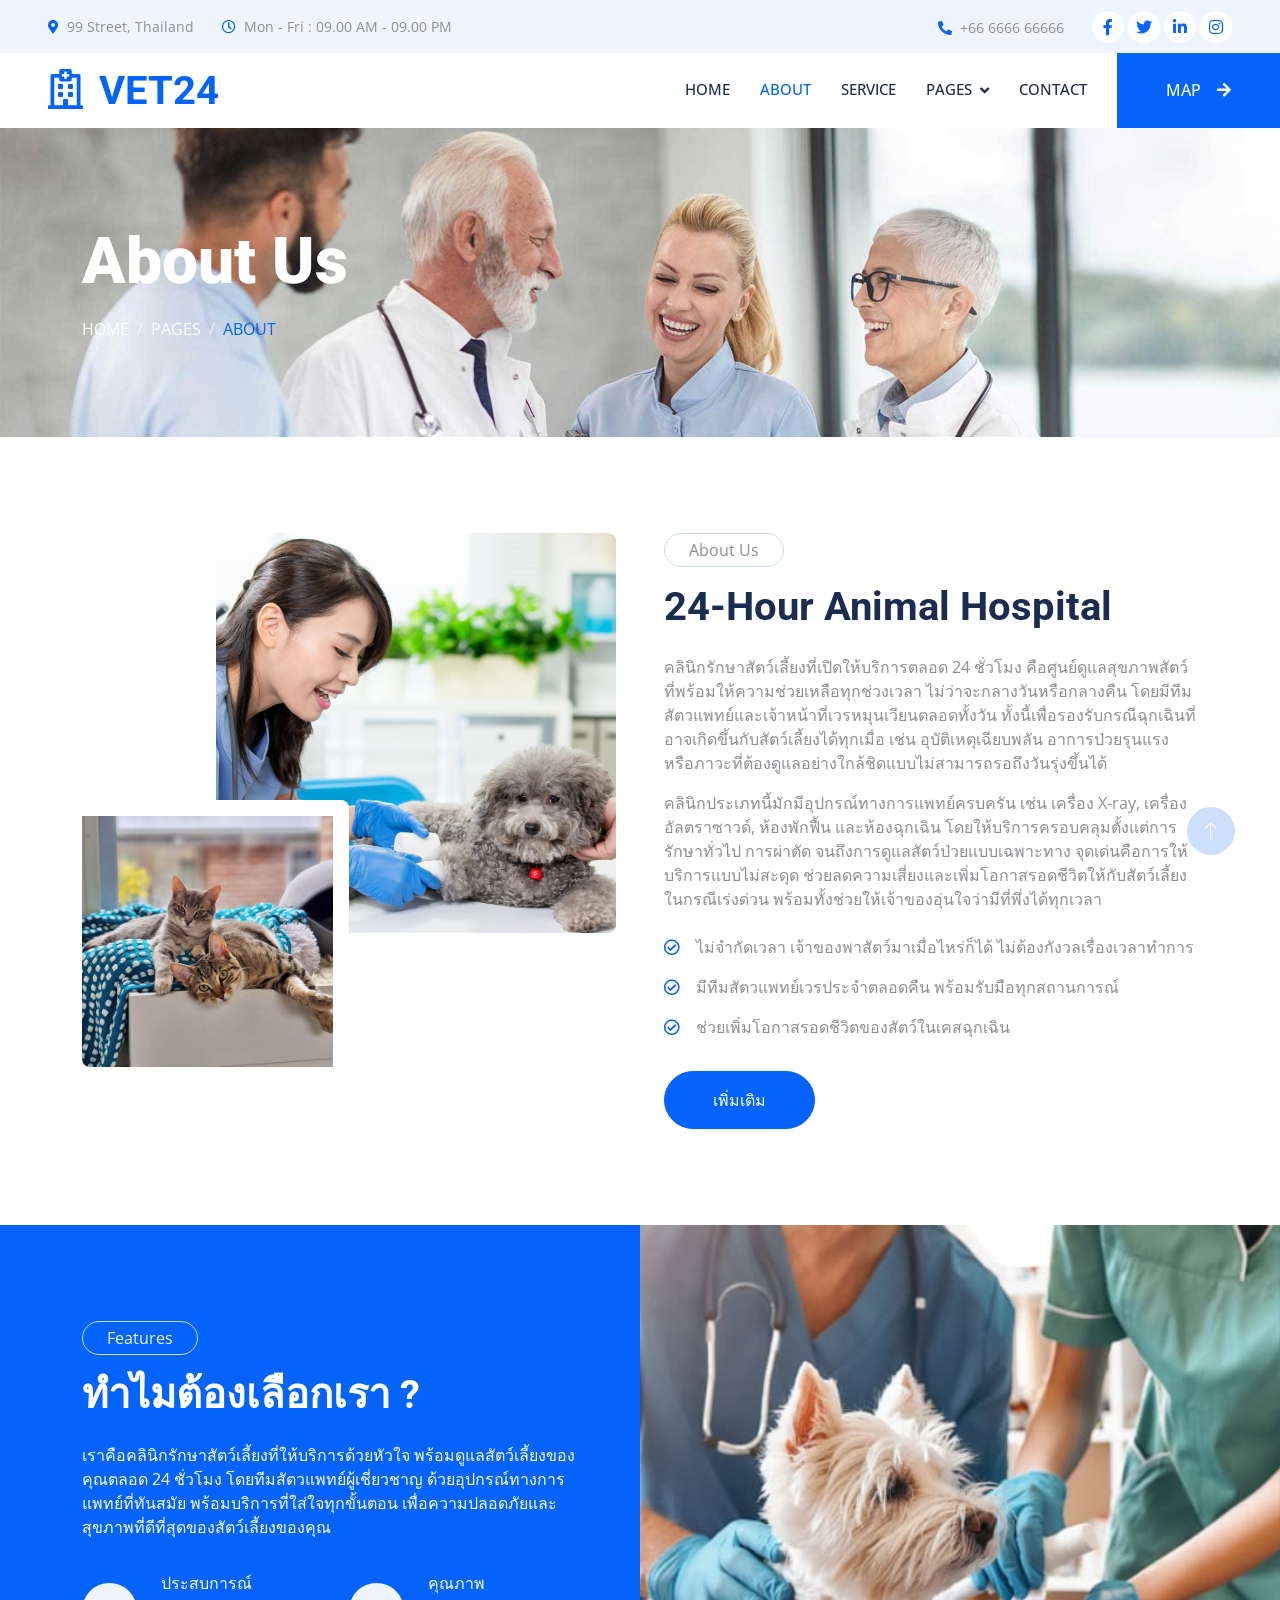
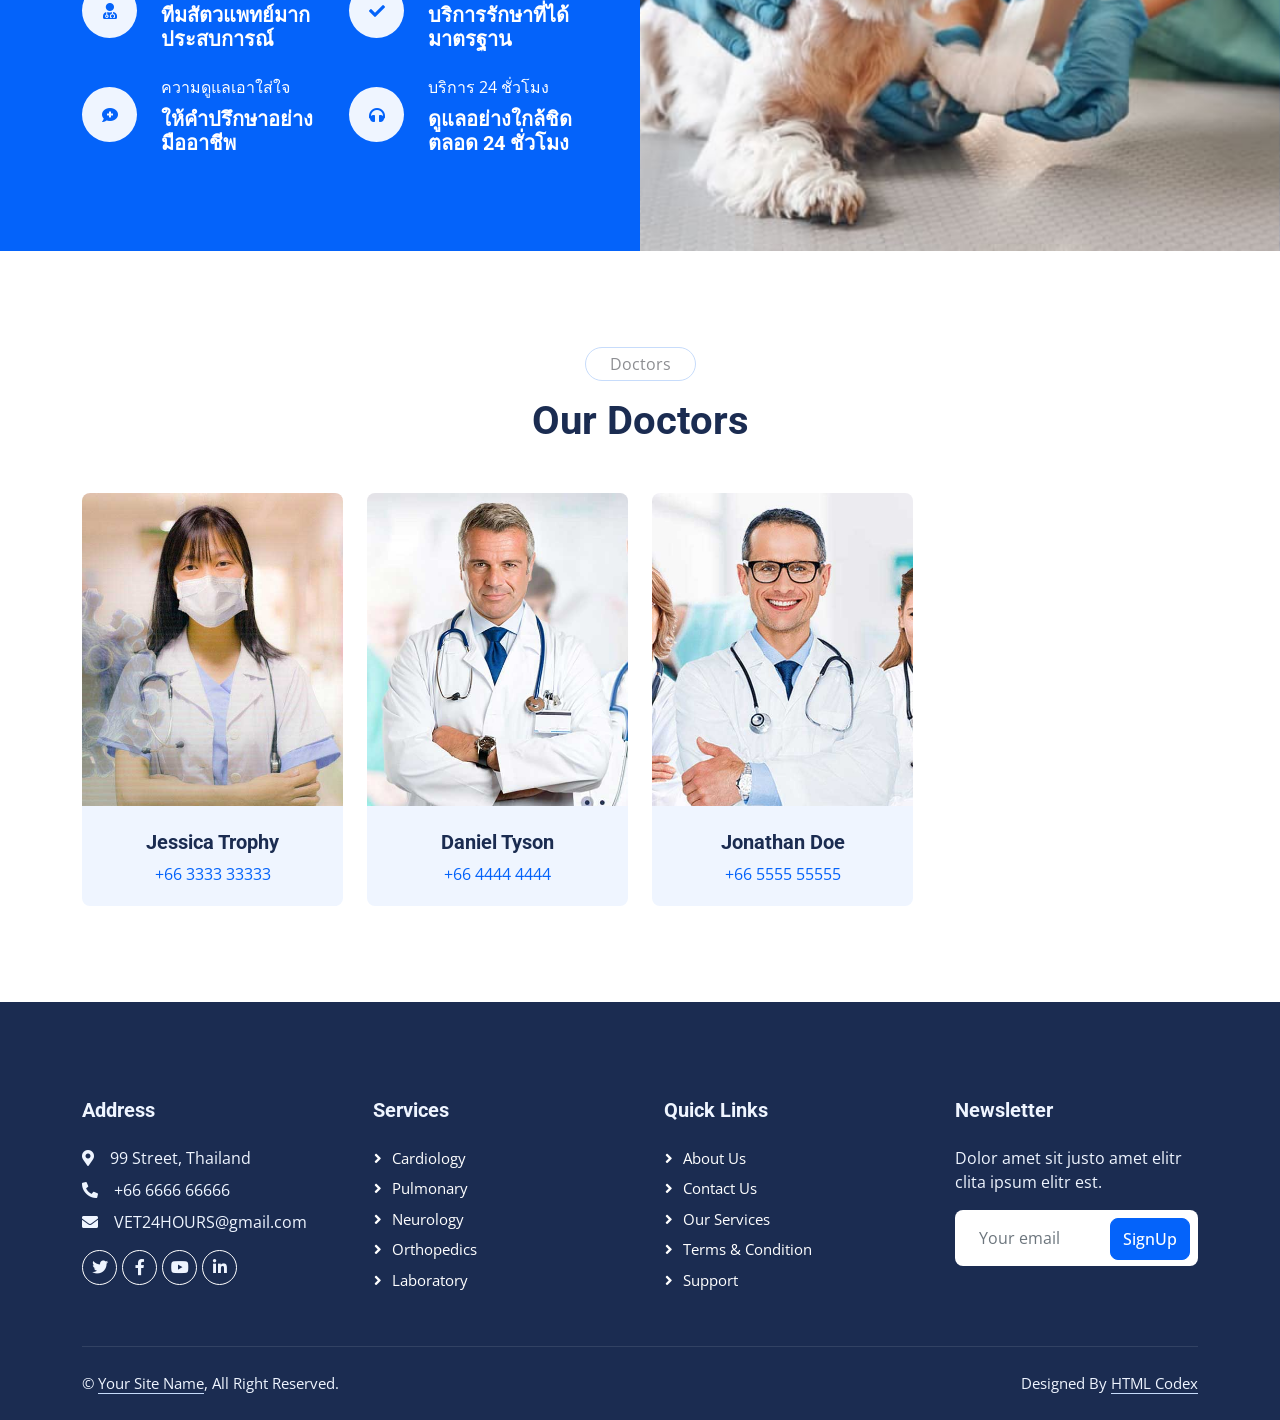
<file: html/about.html>
<!DOCTYPE html>
<html lang="en">

<head>
    <meta charset="utf-8">
    <title>Klinik - Clinic Website Template</title>
    <meta content="width=device-width, initial-scale=1.0" name="viewport">
    <meta content="" name="keywords">
    <meta content="" name="description">

    <!-- Favicon -->
    <link href="img/favicon.ico" rel="icon">

    <!-- Google Web Fonts -->
    <link rel="preconnect" href="https://fonts.googleapis.com">
    <link rel="preconnect" href="https://fonts.gstatic.com" crossorigin>
    <link href="https://fonts.googleapis.com/css2?family=Open+Sans:wght@400;500&family=Roboto:wght@500;700;900&display=swap" rel="stylesheet"> 

    <!-- Icon Font Stylesheet -->
    <link href="https://cdnjs.cloudflare.com/ajax/libs/font-awesome/5.10.0/css/all.min.css" rel="stylesheet">
    <link href="https://cdn.jsdelivr.net/npm/bootstrap-icons@1.4.1/font/bootstrap-icons.css" rel="stylesheet">

    <!-- Libraries Stylesheet -->
    <link href="../lib/animate/animate.min.css" rel="stylesheet">
    <link href="../lib/owlcarousel/assets/owl.carousel.min.css" rel="stylesheet">
    <link href="../lib/tempusdominus/css/tempusdominus-bootstrap-4.min.css" rel="stylesheet" />

    <!-- Customized Bootstrap Stylesheet -->
    <link href="../css/bootstrap.min.css" rel="stylesheet">

    <!-- Template Stylesheet -->
    <link href="../css/styleWebpage.css" rel="stylesheet">
</head>

<body>
    <!-- Spinner Start -->
    <div id="spinner" class="show bg-white position-fixed translate-middle w-100 vh-100 top-50 start-50 d-flex align-items-center justify-content-center">
        <div class="spinner-grow text-primary" style="width: 3rem; height: 3rem;" role="status">
            <span class="sr-only">Loading...</span>
        </div>
    </div>
    <!-- Spinner End -->


    <!-- Topbar Start -->
    <div class="container-fluid bg-light p-0 wow fadeIn" data-wow-delay="0.1s">
        <div class="row gx-0 d-none d-lg-flex">
            <div class="col-lg-7 px-5 text-start">
                <div class="h-100 d-inline-flex align-items-center py-3 me-4">
                    <small class="fa fa-map-marker-alt text-primary me-2"></small>
                    <small>99 Street, Thailand</small>
                </div>
                <div class="h-100 d-inline-flex align-items-center py-3">
                    <small class="far fa-clock text-primary me-2"></small>
                    <small>Mon - Fri : 09.00 AM - 09.00 PM</small>
                </div>
            </div>
            <div class="col-lg-5 px-5 text-end">
                <div class="h-100 d-inline-flex align-items-center py-3 me-4">
                    <small class="fa fa-phone-alt text-primary me-2"></small>
                    <small>+66 6666 66666</small>
                </div>
                <div class="h-100 d-inline-flex align-items-center">
                    <a class="btn btn-sm-square rounded-circle bg-white text-primary me-1" href=""><i class="fab fa-facebook-f"></i></a>
                    <a class="btn btn-sm-square rounded-circle bg-white text-primary me-1" href=""><i class="fab fa-twitter"></i></a>
                    <a class="btn btn-sm-square rounded-circle bg-white text-primary me-1" href=""><i class="fab fa-linkedin-in"></i></a>
                    <a class="btn btn-sm-square rounded-circle bg-white text-primary me-0" href=""><i class="fab fa-instagram"></i></a>
                </div>
            </div>
        </div>
    </div>
    <!-- Topbar End -->


    <!-- Navbar Start -->
    <nav class="navbar navbar-expand-lg bg-white navbar-light sticky-top p-0 wow fadeIn" data-wow-delay="0.1s">
        <a href="firstpage.html" class="navbar-brand d-flex align-items-center px-4 px-lg-5">
            <h1 class="m-0 text-primary"><i class="far fa-hospital me-3"></i>VET24</h1>
        </a>
        <button type="button" class="navbar-toggler me-4" data-bs-toggle="collapse" data-bs-target="#navbarCollapse">
            <span class="navbar-toggler-icon"></span>
        </button>
        <div class="collapse navbar-collapse" id="navbarCollapse">
            <div class="navbar-nav ms-auto p-4 p-lg-0">
                <a href="firstpage.html" class="nav-item nav-link">Home</a>
                <a href="about.html" class="nav-item nav-link active">About</a>
                <a href="service.html" class="nav-item nav-link">Service</a>
                <div class="nav-item dropdown">
                    <a href="#" class="nav-link dropdown-toggle" data-bs-toggle="dropdown">Pages</a>
                    <div class="dropdown-menu rounded-0 rounded-bottom m-0">
                        <a href="feature.html" class="dropdown-item">Feature</a>
                        <a href="team.html" class="dropdown-item">Our Doctor</a>
                        <a href="appointment.html" class="dropdown-item">Appointment</a>
                        <a href="testimonial.html" class="dropdown-item">Testimonial</a>
                    </div>
                </div>
                <a href="contact.html" class="nav-item nav-link">Contact</a>
            </div>
            <a href="index.html" class="btn btn-primary rounded-0 py-4 px-lg-5 d-none d-lg-block">MAP<i class="fa fa-arrow-right ms-3"></i></a>
        </div>
    </nav>
    <!-- Navbar End -->


    <!-- Page Header Start -->
    <div class="container-fluid page-header py-5 mb-5 wow fadeIn" data-wow-delay="0.1s">
        <div class="container py-5">
            <h1 class="display-3 text-white mb-3 animated slideInDown">About Us</h1>
            <nav aria-label="breadcrumb animated slideInDown">
                <ol class="breadcrumb text-uppercase mb-0">
                    <li class="breadcrumb-item"><a class="text-white" href="#">Home</a></li>
                    <li class="breadcrumb-item"><a class="text-white" href="#">Pages</a></li>
                    <li class="breadcrumb-item text-primary active" aria-current="page">About</li>
                </ol>
            </nav>
        </div>
    </div>
    <!-- Page Header End -->


    <!-- About Start -->
    <div class="container-xxl py-5">
        <div class="container">
            <div class="row g-5">
                <div class="col-lg-6 wow fadeIn" data-wow-delay="0.1s">
                    <div class="d-flex flex-column">
                        <img class="img-fluid rounded w-75 align-self-end" src="../img/imgwebpage/takecare.png" alt="">
                        <img class="img-fluid rounded w-50 bg-white pt-3 pe-3" src="../img/imgwebpage/meowfam.jpg" alt="" style="margin-top: -25%;">
                    </div>
                </div>
                <div class="col-lg-6 wow fadeIn" data-wow-delay="0.5s">
                    <p class="d-inline-block border rounded-pill py-1 px-4">About Us</p>
                    <h1 class="mb-4">24-Hour Animal Hospital</h1>
                    <p>คลินิกรักษาสัตว์เลี้ยงที่เปิดให้บริการตลอด 24 ชั่วโมง คือศูนย์ดูแลสุขภาพสัตว์ที่พร้อมให้ความช่วยเหลือทุกช่วงเวลา ไม่ว่าจะกลางวันหรือกลางคืน โดยมีทีมสัตวแพทย์และเจ้าหน้าที่เวรหมุนเวียนตลอดทั้งวัน ทั้งนี้เพื่อรองรับกรณีฉุกเฉินที่อาจเกิดขึ้นกับสัตว์เลี้ยงได้ทุกเมื่อ เช่น อุบัติเหตุเฉียบพลัน อาการป่วยรุนแรง หรือภาวะที่ต้องดูแลอย่างใกล้ชิดแบบไม่สามารถรอถึงวันรุ่งขึ้นได้</p>
                    <p class="mb-4">คลินิกประเภทนี้มักมีอุปกรณ์ทางการแพทย์ครบครัน เช่น เครื่อง X-ray, เครื่องอัลตราซาวด์, ห้องพักฟื้น และห้องฉุกเฉิน โดยให้บริการครอบคลุมตั้งแต่การรักษาทั่วไป การผ่าตัด จนถึงการดูแลสัตว์ป่วยแบบเฉพาะทาง จุดเด่นคือการให้บริการแบบไม่สะดุด ช่วยลดความเสี่ยงและเพิ่มโอกาสรอดชีวิตให้กับสัตว์เลี้ยงในกรณีเร่งด่วน พร้อมทั้งช่วยให้เจ้าของอุ่นใจว่ามีที่พึ่งได้ทุกเวลา</p>
                    <p><i class="far fa-check-circle text-primary me-3"></i>ไม่จำกัดเวลา เจ้าของพาสัตว์มาเมื่อไหร่ก็ได้ ไม่ต้องกังวลเรื่องเวลาทำการ</p>
                    <p><i class="far fa-check-circle text-primary me-3"></i>มีทีมสัตวแพทย์เวรประจำตลอดคืน พร้อมรับมือทุกสถานการณ์</p>
                    <p><i class="far fa-check-circle text-primary me-3"></i>ช่วยเพิ่มโอกาสรอดชีวิตของสัตว์ในเคสฉุกเฉิน</p>
                    <a class="btn btn-primary rounded-pill py-3 px-5 mt-3" href="">เพิ่มเติม</a>
                </div>
            </div>
        </div>
    </div>
    <!-- About End -->


    <!-- Feature Start -->
    <div class="container-fluid bg-primary overflow-hidden my-5 px-lg-0">
        <div class="container feature px-lg-0">
            <div class="row g-0 mx-lg-0">
                <div class="col-lg-6 feature-text py-5 wow fadeIn" data-wow-delay="0.1s">
                    <div class="p-lg-5 ps-lg-0">
                        <p class="d-inline-block border rounded-pill text-light py-1 px-4">Features</p>
                        <h1 class="text-white mb-4">ทำไมต้องเลือกเรา ?</h1>
                        <p class="text-white mb-4 pb-2">เราคือคลินิกรักษาสัตว์เลี้ยงที่ให้บริการด้วยหัวใจ พร้อมดูแลสัตว์เลี้ยงของคุณตลอด 24 ชั่วโมง โดยทีมสัตวแพทย์ผู้เชี่ยวชาญ ด้วยอุปกรณ์ทางการแพทย์ที่ทันสมัย พร้อมบริการที่ใส่ใจทุกขั้นตอน เพื่อความปลอดภัยและสุขภาพที่ดีที่สุดของสัตว์เลี้ยงของคุณ</p>
                        <div class="row g-4">
                            <div class="col-6">
                                <div class="d-flex align-items-center">
                                    <div class="d-flex flex-shrink-0 align-items-center justify-content-center rounded-circle bg-light" style="width: 55px; height: 55px;">
                                        <i class="fa fa-user-md text-primary"></i>
                                    </div>
                                    <div class="ms-4">
                                        <p class="text-white mb-2">ประสบการณ์</p>
                                        <h5 class="text-white mb-0">ทีมสัตวแพทย์มากประสบการณ์</h5>
                                    </div>
                                </div>
                            </div>
                            <div class="col-6">
                                <div class="d-flex align-items-center">
                                    <div class="d-flex flex-shrink-0 align-items-center justify-content-center rounded-circle bg-light" style="width: 55px; height: 55px;">
                                        <i class="fa fa-check text-primary"></i>
                                    </div>
                                    <div class="ms-4">
                                        <p class="text-white mb-2">คุณภาพ</p>
                                        <h5 class="text-white mb-0">บริการรักษาที่ได้มาตรฐาน</h5>
                                    </div>
                                </div>
                            </div>
                            <div class="col-6">
                                <div class="d-flex align-items-center">
                                    <div class="d-flex flex-shrink-0 align-items-center justify-content-center rounded-circle bg-light" style="width: 55px; height: 55px;">
                                        <i class="fa fa-comment-medical text-primary"></i>
                                    </div>
                                    <div class="ms-4">
                                        <p class="text-white mb-2">ความดูแลเอาใส่ใจ</p>
                                        <h5 class="text-white mb-0">ให้คำปรึกษาอย่างมืออาชีพ</h5>
                                    </div>
                                </div>
                            </div>
                            <div class="col-6">
                                <div class="d-flex align-items-center">
                                    <div class="d-flex flex-shrink-0 align-items-center justify-content-center rounded-circle bg-light" style="width: 55px; height: 55px;">
                                        <i class="fa fa-headphones text-primary"></i>
                                    </div>
                                    <div class="ms-4">
                                        <p class="text-white mb-2">บริการ 24 ชั่วโมง</p>
                                        <h5 class="text-white mb-0">ดูแลอย่างใกล้ชิดตลอด 24 ชั่วโมง</h5>
                                    </div>
                                </div>
                            </div>
                        </div>
                    </div>
                </div>
                <div class="col-lg-6 pe-lg-0 wow fadeIn" data-wow-delay="0.5s" style="min-height: 400px;">
                    <div class="position-relative h-100">
                        <img class="position-absolute img-fluid w-100 h-100" src="../img/imgwebpage/dulae.jpg" style="object-fit: cover;" alt="">
                    </div>
                </div>
            </div>
        </div>
    </div>
    <!-- Feature End -->


    <!-- Team Start -->
    <div class="container-xxl py-5">
        <div class="container">
            <div class="text-center mx-auto mb-5 wow fadeInUp" data-wow-delay="0.1s" style="max-width: 600px;">
                <p class="d-inline-block border rounded-pill py-1 px-4">Doctors</p>
                <h1>Our Doctors</h1>
            </div>
            <div class="row g-4">
                <div class="col-lg-3 col-md-6 wow fadeInUp" data-wow-delay="0.1s">
                    <div class="team-item position-relative rounded overflow-hidden">
                        <div class="overflow-hidden">
                            <img class="img-fluid" src="../img/imgwebpage/team-3.jpg" alt="">
                        </div>
                        <div class="team-text bg-light text-center p-4">
                            <h5>Jessica Trophy</h5>
                            <p class="text-primary">+66 3333 33333</p>
                            <div class="team-social text-center">
                                <a class="btn btn-square" href=""><i class="fab fa-facebook-f"></i></a>
                                <a class="btn btn-square" href=""><i class="fab fa-twitter"></i></a>
                                <a class="btn btn-square" href=""><i class="fab fa-instagram"></i></a>
                            </div>
                        </div>
                    </div>
                </div>
                <div class="col-lg-3 col-md-6 wow fadeInUp" data-wow-delay="0.3s">
                    <div class="team-item position-relative rounded overflow-hidden">
                        <div class="overflow-hidden">
                            <img class="img-fluid" src="../img/imgwebpage/team-2.jpg" alt="">
                        </div>
                        <div class="team-text bg-light text-center p-4">
                            <h5>Daniel Tyson</h5>
                            <p class="text-primary">+66 4444 4444</p>
                            <div class="team-social text-center">
                                <a class="btn btn-square" href=""><i class="fab fa-facebook-f"></i></a>
                                <a class="btn btn-square" href=""><i class="fab fa-twitter"></i></a>
                                <a class="btn btn-square" href=""><i class="fab fa-instagram"></i></a>
                            </div>
                        </div>
                    </div>
                </div>
                <div class="col-lg-3 col-md-6 wow fadeInUp" data-wow-delay="0.5s">
                    <div class="team-item position-relative rounded overflow-hidden">
                        <div class="overflow-hidden">
                            <img class="img-fluid" src="../img/imgwebpage/team-4.jpg" alt="">
                        </div>
                        <div class="team-text bg-light text-center p-4">
                            <h5>Jonathan Doe</h5>
                            <p class="text-primary">+66 5555 55555</p>
                            <div class="team-social text-center">
                                <a class="btn btn-square" href=""><i class="fab fa-facebook-f"></i></a>
                                <a class="btn btn-square" href=""><i class="fab fa-twitter"></i></a>
                                <a class="btn btn-square" href=""><i class="fab fa-instagram"></i></a>
                            </div>
                        </div>
                    </div>
                </div>
            </div>
        </div>
    </div>
    <!-- Team End -->
        

    <!-- Footer Start -->
    <div class="container-fluid bg-dark text-light footer mt-5 pt-5 wow fadeIn" data-wow-delay="0.1s">
        <div class="container py-5">
            <div class="row g-5">
                <div class="col-lg-3 col-md-6">
                    <h5 class="text-light mb-4">Address</h5>
                    <p class="mb-2"><i class="fa fa-map-marker-alt me-3"></i>99 Street, Thailand</p>
                    <p class="mb-2"><i class="fa fa-phone-alt me-3"></i>+66 6666 66666</p>
                    <p class="mb-2"><i class="fa fa-envelope me-3"></i>VET24HOURS@gmail.com</p>
                    <div class="d-flex pt-2">
                        <a class="btn btn-outline-light btn-social rounded-circle" href=""><i class="fab fa-twitter"></i></a>
                        <a class="btn btn-outline-light btn-social rounded-circle" href=""><i class="fab fa-facebook-f"></i></a>
                        <a class="btn btn-outline-light btn-social rounded-circle" href=""><i class="fab fa-youtube"></i></a>
                        <a class="btn btn-outline-light btn-social rounded-circle" href=""><i class="fab fa-linkedin-in"></i></a>
                    </div>
                </div>
                <div class="col-lg-3 col-md-6">
                    <h5 class="text-light mb-4">Services</h5>
                    <a class="btn btn-link" href="">Cardiology</a>
                    <a class="btn btn-link" href="">Pulmonary</a>
                    <a class="btn btn-link" href="">Neurology</a>
                    <a class="btn btn-link" href="">Orthopedics</a>
                    <a class="btn btn-link" href="">Laboratory</a>
                </div>
                <div class="col-lg-3 col-md-6">
                    <h5 class="text-light mb-4">Quick Links</h5>
                    <a class="btn btn-link" href="">About Us</a>
                    <a class="btn btn-link" href="">Contact Us</a>
                    <a class="btn btn-link" href="">Our Services</a>
                    <a class="btn btn-link" href="">Terms & Condition</a>
                    <a class="btn btn-link" href="">Support</a>
                </div>
                <div class="col-lg-3 col-md-6">
                    <h5 class="text-light mb-4">Newsletter</h5>
                    <p>Dolor amet sit justo amet elitr clita ipsum elitr est.</p>
                    <div class="position-relative mx-auto" style="max-width: 400px;">
                        <input class="form-control border-0 w-100 py-3 ps-4 pe-5" type="text" placeholder="Your email">
                        <button type="button" class="btn btn-primary py-2 position-absolute top-0 end-0 mt-2 me-2">SignUp</button>
                    </div>
                </div>
            </div>
        </div>
        <div class="container">
            <div class="copyright">
                <div class="row">
                    <div class="col-md-6 text-center text-md-start mb-3 mb-md-0">
                        &copy; <a class="border-bottom" href="#">Your Site Name</a>, All Right Reserved.
                    </div>
                    <div class="col-md-6 text-center text-md-end">
                        <!--/*** This template is free as long as you keep the footer author’s credit link/attribution link/backlink. If you'd like to use the template without the footer author’s credit link/attribution link/backlink, you can purchase the Credit Removal License from "https://htmlcodex.com/credit-removal". Thank you for your support. ***/-->
                        Designed By <a class="border-bottom" href="https://htmlcodex.com">HTML Codex</a>
                    </div>
                </div>
            </div>
        </div>
    </div>
    <!-- Footer End -->


    <!-- Back to Top -->
    <a href="#" class="btn btn-lg btn-primary btn-lg-square rounded-circle back-to-top"><i class="bi bi-arrow-up"></i></a>


    <!-- JavaScript Libraries -->
    <script src="https://code.jquery.com/jquery-3.4.1.min.js"></script>
    <script src="https://cdn.jsdelivr.net/npm/bootstrap@5.0.0/dist/js/bootstrap.bundle.min.js"></script>
    <script src="../lib/wow/wow.min.js"></script>
    <script src="../lib/easing/easing.min.js"></script>
    <script src="../lib/waypoints/waypoints.min.js"></script>
    <script src="../lib/counterup/counterup.min.js"></script>
    <script src="../lib/owlcarousel/owl.carousel.min.js"></script>
    <script src="../lib/tempusdominus/js/moment.min.js"></script>
    <script src="../lib/tempusdominus/js/moment-timezone.min.js"></script>
    <script src="../lib/tempusdominus/js/tempusdominus-bootstrap-4.min.js"></script>

    <!-- Template Javascript -->
    <script src="../js/main2.js"></script>
</body>

</html>
</file>
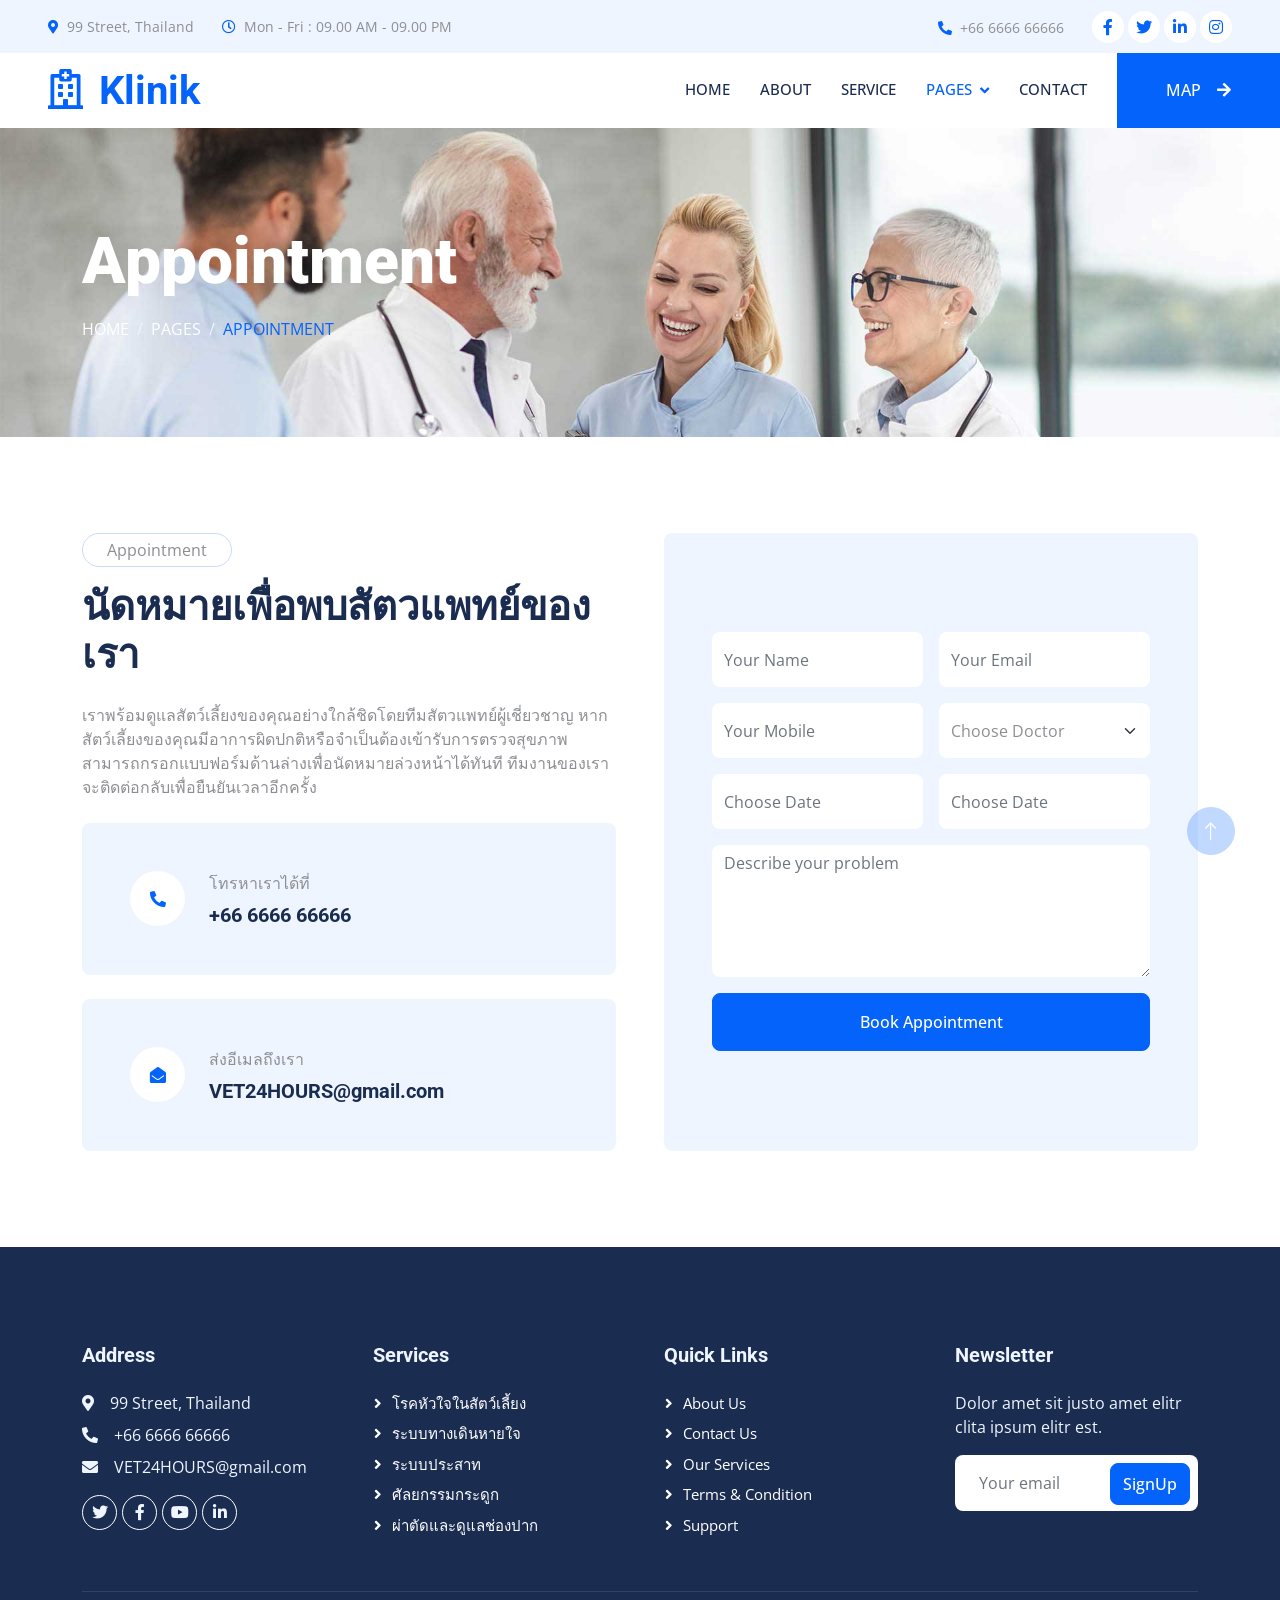
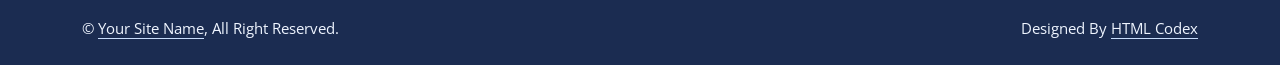
<file: html/appointment.html>
<!DOCTYPE html>
<html lang="en">

<head>
    <meta charset="utf-8">
    <title>Klinik - Clinic Website Template</title>
    <meta content="width=device-width, initial-scale=1.0" name="viewport">
    <meta content="" name="keywords">
    <meta content="" name="description">

    <!-- Favicon -->
    <link href="img/favicon.ico" rel="icon">

    <!-- Google Web Fonts -->
    <link rel="preconnect" href="https://fonts.googleapis.com">
    <link rel="preconnect" href="https://fonts.gstatic.com" crossorigin>
    <link href="https://fonts.googleapis.com/css2?family=Open+Sans:wght@400;500&family=Roboto:wght@500;700;900&display=swap" rel="stylesheet"> 

    <!-- Icon Font Stylesheet -->
    <link href="https://cdnjs.cloudflare.com/ajax/libs/font-awesome/5.10.0/css/all.min.css" rel="stylesheet">
    <link href="https://cdn.jsdelivr.net/npm/bootstrap-icons@1.4.1/font/bootstrap-icons.css" rel="stylesheet">

    <!-- Libraries Stylesheet -->
    <link href="../lib/animate/animate.min.css" rel="stylesheet">
    <link href="../lib/owlcarousel/assets/owl.carousel.min.css" rel="stylesheet">
    <link href="../lib/tempusdominus/css/tempusdominus-bootstrap-4.min.css" rel="stylesheet" />

    <!-- Customized Bootstrap Stylesheet -->
    <link href="../css/bootstrap.min.css" rel="stylesheet">

    <!-- Template Stylesheet -->
    <link href="../css/styleWebpage.css" rel="stylesheet">
</head>

<body>
    <!-- Spinner Start -->
    <div id="spinner" class="show bg-white position-fixed translate-middle w-100 vh-100 top-50 start-50 d-flex align-items-center justify-content-center">
        <div class="spinner-grow text-primary" style="width: 3rem; height: 3rem;" role="status">
            <span class="sr-only">Loading...</span>
        </div>
    </div>
    <!-- Spinner End -->


    <!-- Topbar Start -->
    <div class="container-fluid bg-light p-0 wow fadeIn" data-wow-delay="0.1s">
        <div class="row gx-0 d-none d-lg-flex">
            <div class="col-lg-7 px-5 text-start">
                <div class="h-100 d-inline-flex align-items-center py-3 me-4">
                    <small class="fa fa-map-marker-alt text-primary me-2"></small>
                    <small>99 Street, Thailand</small>
                </div>
                <div class="h-100 d-inline-flex align-items-center py-3">
                    <small class="far fa-clock text-primary me-2"></small>
                    <small>Mon - Fri : 09.00 AM - 09.00 PM</small>
                </div>
            </div>
            <div class="col-lg-5 px-5 text-end">
                <div class="h-100 d-inline-flex align-items-center py-3 me-4">
                    <small class="fa fa-phone-alt text-primary me-2"></small>
                    <small>+66 6666 66666</small>
                </div>
                <div class="h-100 d-inline-flex align-items-center">
                    <a class="btn btn-sm-square rounded-circle bg-white text-primary me-1" href=""><i class="fab fa-facebook-f"></i></a>
                    <a class="btn btn-sm-square rounded-circle bg-white text-primary me-1" href=""><i class="fab fa-twitter"></i></a>
                    <a class="btn btn-sm-square rounded-circle bg-white text-primary me-1" href=""><i class="fab fa-linkedin-in"></i></a>
                    <a class="btn btn-sm-square rounded-circle bg-white text-primary me-0" href=""><i class="fab fa-instagram"></i></a>
                </div>
            </div>
        </div>
    </div>
    <!-- Topbar End -->


    <!-- Navbar Start -->
    <nav class="navbar navbar-expand-lg bg-white navbar-light sticky-top p-0 wow fadeIn" data-wow-delay="0.1s">
        <a href="firstpage.html" class="navbar-brand d-flex align-items-center px-4 px-lg-5">
            <h1 class="m-0 text-primary"><i class="far fa-hospital me-3"></i>Klinik</h1>
        </a>
        <button type="button" class="navbar-toggler me-4" data-bs-toggle="collapse" data-bs-target="#navbarCollapse">
            <span class="navbar-toggler-icon"></span>
        </button>
        <div class="collapse navbar-collapse" id="navbarCollapse">
            <div class="navbar-nav ms-auto p-4 p-lg-0">
                <a href="firstpage.html" class="nav-item nav-link">Home</a>
                <a href="about.html" class="nav-item nav-link">About</a>
                <a href="service.html" class="nav-item nav-link">Service</a>
                <div class="nav-item dropdown">
                    <a href="#" class="nav-link dropdown-toggle active" data-bs-toggle="dropdown">Pages</a>
                    <div class="dropdown-menu rounded-0 rounded-bottom m-0">
                        <a href="feature.html" class="dropdown-item">Feature</a>
                        <a href="team.html" class="dropdown-item">Our Doctor</a>
                        <a href="appointment.html" class="dropdown-item active">Appointment</a>
                        <a href="testimonial.html" class="dropdown-item">Testimonial</a>
                    </div>
                </div>
                <a href="contact.html" class="nav-item nav-link">Contact</a>
            </div>
            <a href="index.html" class="btn btn-primary rounded-0 py-4 px-lg-5 d-none d-lg-block">MAP<i class="fa fa-arrow-right ms-3"></i></a>
        </div>
    </nav>
    <!-- Navbar End -->


    <!-- Page Header Start -->
    <div class="container-fluid page-header py-5 mb-5 wow fadeIn" data-wow-delay="0.1s">
        <div class="container py-5">
            <h1 class="display-3 text-white mb-3 animated slideInDown">Appointment</h1>
            <nav aria-label="breadcrumb animated slideInDown">
                <ol class="breadcrumb text-uppercase mb-0">
                    <li class="breadcrumb-item"><a class="text-white" href="#">Home</a></li>
                    <li class="breadcrumb-item"><a class="text-white" href="#">Pages</a></li>
                    <li class="breadcrumb-item text-primary active" aria-current="page">Appointment</li>
                </ol>
            </nav>
        </div>
    </div>
    <!-- Page Header End -->


    <!-- Appointment Start -->
    <div class="container-xxl py-5">
        <div class="container">
            <div class="row g-5">
                <div class="col-lg-6 wow fadeInUp" data-wow-delay="0.1s">
                    <p class="d-inline-block border rounded-pill py-1 px-4">Appointment</p>
                    <h1 class="mb-4">นัดหมายเพื่อพบสัตวแพทย์ของเรา</h1>
                    <p class="mb-4">เราพร้อมดูแลสัตว์เลี้ยงของคุณอย่างใกล้ชิดโดยทีมสัตวแพทย์ผู้เชี่ยวชาญ หากสัตว์เลี้ยงของคุณมีอาการผิดปกติหรือจำเป็นต้องเข้ารับการตรวจสุขภาพ สามารถกรอกแบบฟอร์มด้านล่างเพื่อนัดหมายล่วงหน้าได้ทันที ทีมงานของเราจะติดต่อกลับเพื่อยืนยันเวลาอีกครั้ง</p>
                    <div class="bg-light rounded d-flex align-items-center p-5 mb-4">
                        <div class="d-flex flex-shrink-0 align-items-center justify-content-center rounded-circle bg-white" style="width: 55px; height: 55px;">
                            <i class="fa fa-phone-alt text-primary"></i>
                        </div>
                        <div class="ms-4">
                            <p class="mb-2">โทรหาเราได้ที่</p>
                            <h5 class="mb-0">+66 6666 66666</h5>
                        </div>
                    </div>
                    <div class="bg-light rounded d-flex align-items-center p-5">
                        <div class="d-flex flex-shrink-0 align-items-center justify-content-center rounded-circle bg-white" style="width: 55px; height: 55px;">
                            <i class="fa fa-envelope-open text-primary"></i>
                        </div>
                        <div class="ms-4">
                            <p class="mb-2">ส่งอีเมลถึงเรา</p>
                            <h5 class="mb-0">VET24HOURS@gmail.com</h5>
                        </div>
                    </div>
                </div>
                <div class="col-lg-6 wow fadeInUp" data-wow-delay="0.5s">
                    <div class="bg-light rounded h-100 d-flex align-items-center p-5">
                        <form>
                            <div class="row g-3">
                                <div class="col-12 col-sm-6">
                                    <input type="text" class="form-control border-0" placeholder="Your Name" style="height: 55px;">
                                </div>
                                <div class="col-12 col-sm-6">
                                    <input type="email" class="form-control border-0" placeholder="Your Email" style="height: 55px;">
                                </div>
                                <div class="col-12 col-sm-6">
                                    <input type="text" class="form-control border-0" placeholder="Your Mobile" style="height: 55px;">
                                </div>
                                <div class="col-12 col-sm-6">
                                    <select class="form-select border-0" style="height: 55px;">
                                        <option selected>Choose Doctor</option>
                                        <option value="1">Jessica Trophy</option>
                                        <option value="2">Daniel Tyson</option>
                                        <option value="3">Jonathan Doe</option>
                                    </select>
                                </div>
                                <div class="col-12 col-sm-6">
                                    <div class="date" id="date" data-target-input="nearest">
                                        <input type="text"
                                            class="form-control border-0 datetimepicker-input"
                                            placeholder="Choose Date" data-target="#date" data-toggle="datetimepicker" style="height: 55px;">
                                    </div>
                                </div>
                                <div class="col-12 col-sm-6">
                                    <div class="time" id="time" data-target-input="nearest">
                                        <input type="text"
                                            class="form-control border-0 datetimepicker-input"
                                            placeholder="Choose Date" data-target="#time" data-toggle="datetimepicker" style="height: 55px;">
                                    </div>
                                </div>
                                <div class="col-12">
                                    <textarea class="form-control border-0" rows="5" placeholder="Describe your problem"></textarea>
                                </div>
                                <div class="col-12">
                                    <button class="btn btn-primary w-100 py-3" type="submit">Book Appointment</button>
                                </div>
                            </div>
                        </form>
                    </div>
                </div>
            </div>
        </div>
    </div>
    <!-- Appointment End -->
        

    <!-- Footer Start -->
    <div class="container-fluid bg-dark text-light footer mt-5 pt-5 wow fadeIn" data-wow-delay="0.1s">
        <div class="container py-5">
            <div class="row g-5">
                <div class="col-lg-3 col-md-6">
                    <h5 class="text-light mb-4">Address</h5>
                    <p class="mb-2"><i class="fa fa-map-marker-alt me-3"></i>99 Street, Thailand</p>
                    <p class="mb-2"><i class="fa fa-phone-alt me-3"></i>+66 6666 66666</p>
                    <p class="mb-2"><i class="fa fa-envelope me-3"></i>VET24HOURS@gmail.com</p>
                    <div class="d-flex pt-2">
                        <a class="btn btn-outline-light btn-social rounded-circle" href=""><i class="fab fa-twitter"></i></a>
                        <a class="btn btn-outline-light btn-social rounded-circle" href=""><i class="fab fa-facebook-f"></i></a>
                        <a class="btn btn-outline-light btn-social rounded-circle" href=""><i class="fab fa-youtube"></i></a>
                        <a class="btn btn-outline-light btn-social rounded-circle" href=""><i class="fab fa-linkedin-in"></i></a>
                    </div>
                </div>
                <div class="col-lg-3 col-md-6">
                    <h5 class="text-light mb-4">Services</h5>
                    <a class="btn btn-link" href="">โรคหัวใจในสัตว์เลี้ยง</a>
                    <a class="btn btn-link" href="">ระบบทางเดินหายใจ</a>
                    <a class="btn btn-link" href="">ระบบประสาท</a>
                    <a class="btn btn-link" href="">ศัลยกรรมกระดูก</a>
                    <a class="btn btn-link" href="">ผ่าตัดและดูแลช่องปาก</a>
                </div>
                <div class="col-lg-3 col-md-6">
                    <h5 class="text-light mb-4">Quick Links</h5>
                    <a class="btn btn-link" href="">About Us</a>
                    <a class="btn btn-link" href="">Contact Us</a>
                    <a class="btn btn-link" href="">Our Services</a>
                    <a class="btn btn-link" href="">Terms & Condition</a>
                    <a class="btn btn-link" href="">Support</a>
                </div>
                <div class="col-lg-3 col-md-6">
                    <h5 class="text-light mb-4">Newsletter</h5>
                    <p>Dolor amet sit justo amet elitr clita ipsum elitr est.</p>
                    <div class="position-relative mx-auto" style="max-width: 400px;">
                        <input class="form-control border-0 w-100 py-3 ps-4 pe-5" type="text" placeholder="Your email">
                        <button type="button" class="btn btn-primary py-2 position-absolute top-0 end-0 mt-2 me-2">SignUp</button>
                    </div>
                </div>
            </div>
        </div>
        <div class="container">
            <div class="copyright">
                <div class="row">
                    <div class="col-md-6 text-center text-md-start mb-3 mb-md-0">
                        &copy; <a class="border-bottom" href="#">Your Site Name</a>, All Right Reserved.
                    </div>
                    <div class="col-md-6 text-center text-md-end">
                        <!--/*** This template is free as long as you keep the footer author’s credit link/attribution link/backlink. If you'd like to use the template without the footer author’s credit link/attribution link/backlink, you can purchase the Credit Removal License from "https://htmlcodex.com/credit-removal". Thank you for your support. ***/-->
                        Designed By <a class="border-bottom" href="https://htmlcodex.com">HTML Codex</a>
                    </div>
                </div>
            </div>
        </div>
    </div>
    <!-- Footer End -->


    <!-- Back to Top -->
    <a href="#" class="btn btn-lg btn-primary btn-lg-square rounded-circle back-to-top"><i class="bi bi-arrow-up"></i></a>


    <!-- JavaScript Libraries -->
    <script src="https://code.jquery.com/jquery-3.4.1.min.js"></script>
    <script src="https://cdn.jsdelivr.net/npm/bootstrap@5.0.0/dist/js/bootstrap.bundle.min.js"></script>
    <script src="../lib/wow/wow.min.js"></script>
    <script src="../lib/easing/easing.min.js"></script>
    <script src="../lib/waypoints/waypoints.min.js"></script>
    <script src="../lib/counterup/counterup.min.js"></script>
    <script src="../lib/owlcarousel/owl.carousel.min.js"></script>
    <script src="../lib/tempusdominus/js/moment.min.js"></script>
    <script src="../lib/tempusdominus/js/moment-timezone.min.js"></script>
    <script src="../lib/tempusdominus/js/tempusdominus-bootstrap-4.min.js"></script>

    <!-- Template Javascript -->
    <script src="../js/main2.js"></script>
</body>

</html>
</file>
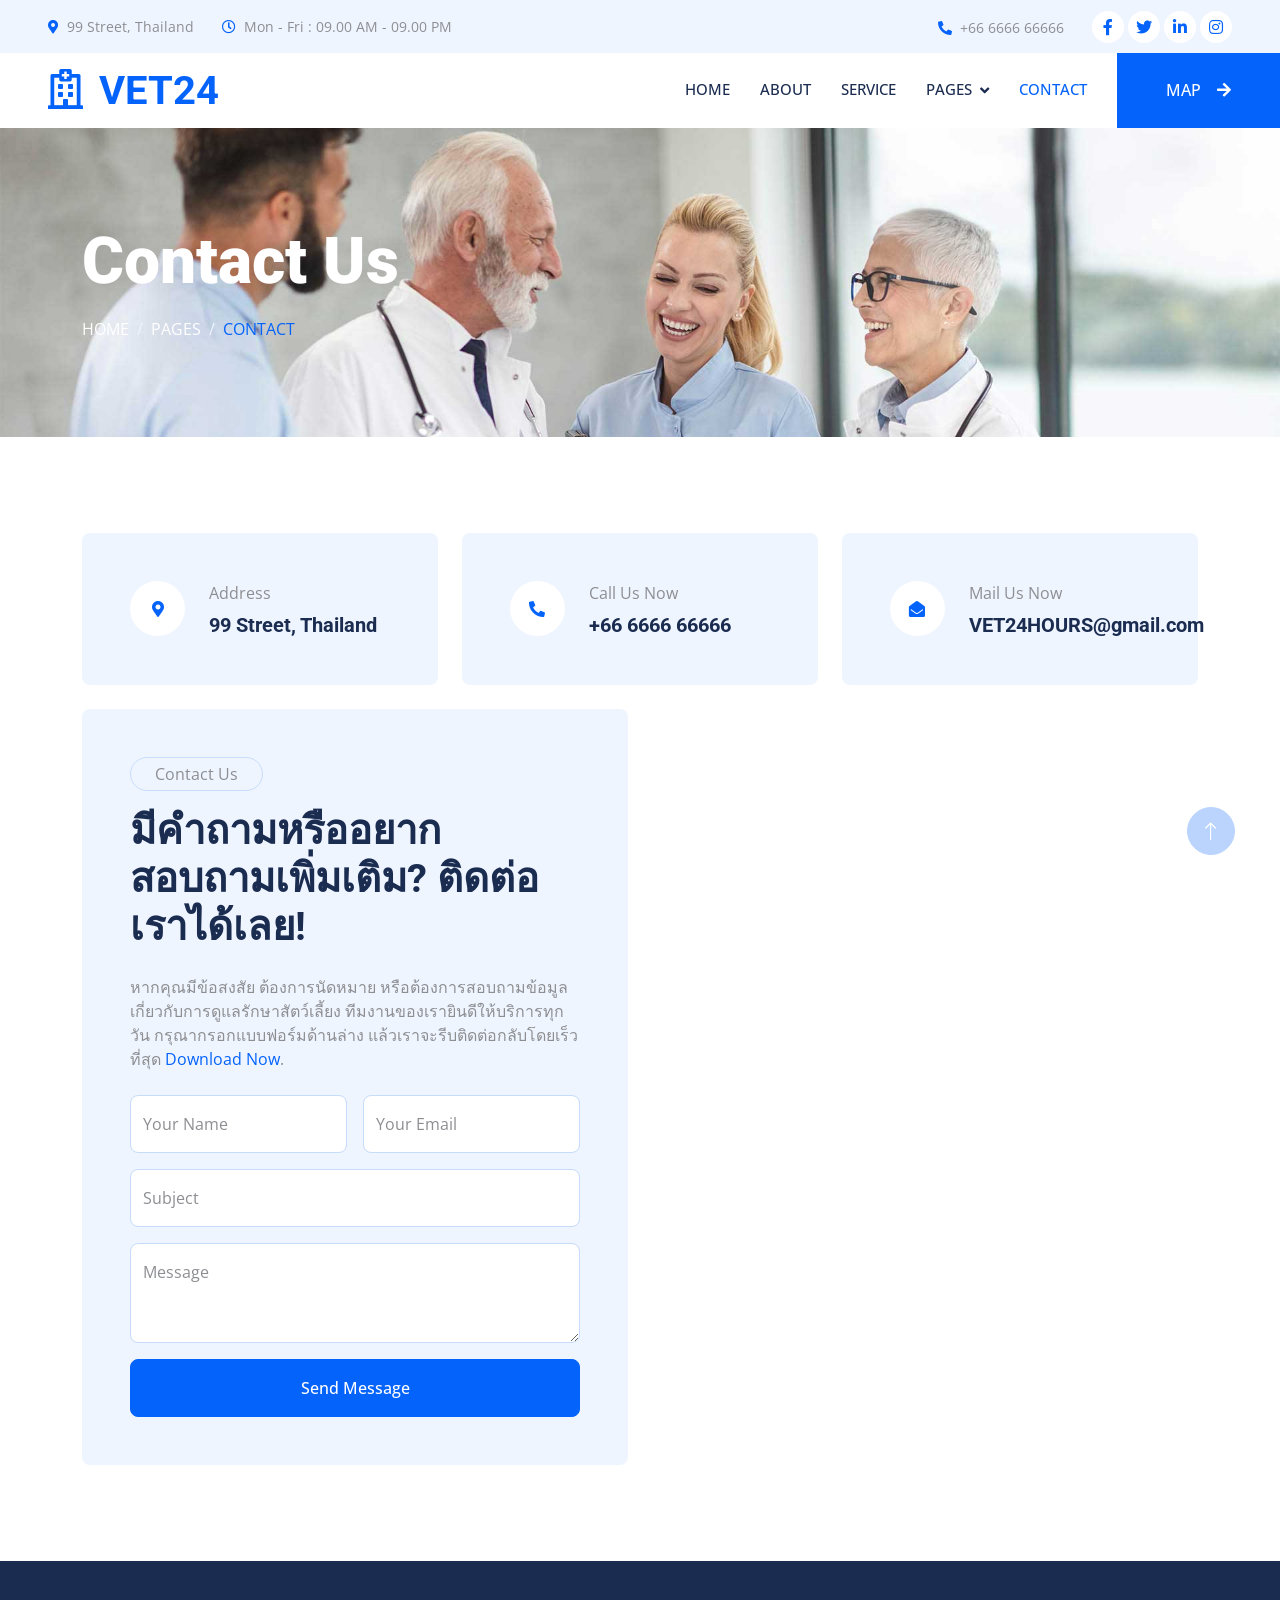
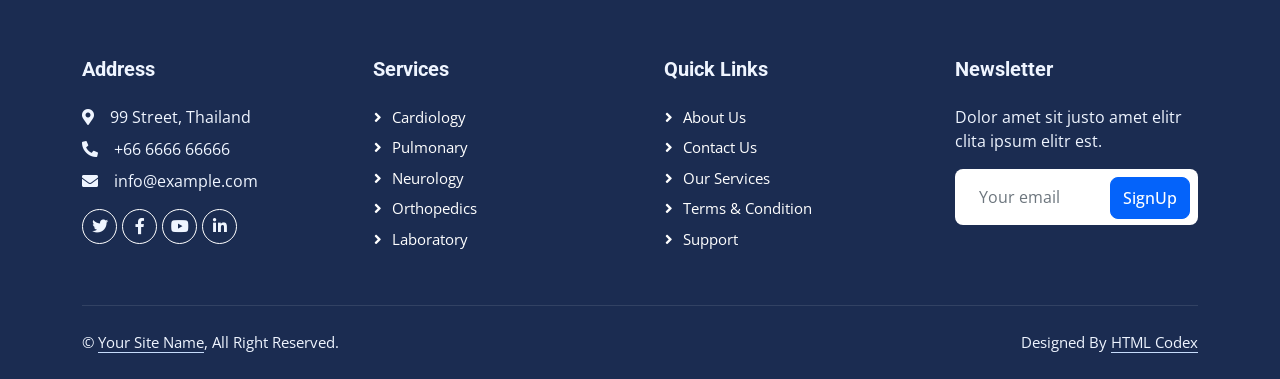
<file: html/contact.html>
<!DOCTYPE html>
<html lang="en">

<head>
    <meta charset="utf-8">
    <title>Klinik - Clinic Website Template</title>
    <meta content="width=device-width, initial-scale=1.0" name="viewport">
    <meta content="" name="keywords">
    <meta content="" name="description">

    <!-- Favicon -->
    <link href="img/favicon.ico" rel="icon">

    <!-- Google Web Fonts -->
    <link rel="preconnect" href="https://fonts.googleapis.com">
    <link rel="preconnect" href="https://fonts.gstatic.com" crossorigin>
    <link href="https://fonts.googleapis.com/css2?family=Open+Sans:wght@400;500&family=Roboto:wght@500;700;900&display=swap" rel="stylesheet"> 

    <!-- Icon Font Stylesheet -->
    <link href="https://cdnjs.cloudflare.com/ajax/libs/font-awesome/5.10.0/css/all.min.css" rel="stylesheet">
    <link href="https://cdn.jsdelivr.net/npm/bootstrap-icons@1.4.1/font/bootstrap-icons.css" rel="stylesheet">

    <!-- Libraries Stylesheet -->
    <link href="../lib/animate/animate.min.css" rel="stylesheet">
    <link href="../lib/owlcarousel/assets/owl.carousel.min.css" rel="stylesheet">
    <link href="../lib/tempusdominus/css/tempusdominus-bootstrap-4.min.css" rel="stylesheet" />

    <!-- Customized Bootstrap Stylesheet -->
    <link href="../css/bootstrap.min.css" rel="stylesheet">

    <!-- Template Stylesheet -->
    <link href="../css/styleWebpage.css" rel="stylesheet">
</head>

<body>
    <!-- Spinner Start -->
    <div id="spinner" class="show bg-white position-fixed translate-middle w-100 vh-100 top-50 start-50 d-flex align-items-center justify-content-center">
        <div class="spinner-grow text-primary" style="width: 3rem; height: 3rem;" role="status">
            <span class="sr-only">Loading...</span>
        </div>
    </div>
    <!-- Spinner End -->


    <!-- Topbar Start -->
    <div class="container-fluid bg-light p-0 wow fadeIn" data-wow-delay="0.1s">
        <div class="row gx-0 d-none d-lg-flex">
            <div class="col-lg-7 px-5 text-start">
                <div class="h-100 d-inline-flex align-items-center py-3 me-4">
                    <small class="fa fa-map-marker-alt text-primary me-2"></small>
                    <small>99 Street, Thailand</small>
                </div>
                <div class="h-100 d-inline-flex align-items-center py-3">
                    <small class="far fa-clock text-primary me-2"></small>
                    <small>Mon - Fri : 09.00 AM - 09.00 PM</small>
                </div>
            </div>
            <div class="col-lg-5 px-5 text-end">
                <div class="h-100 d-inline-flex align-items-center py-3 me-4">
                    <small class="fa fa-phone-alt text-primary me-2"></small>
                    <small>+66 6666 66666</small>
                </div>
                <div class="h-100 d-inline-flex align-items-center">
                    <a class="btn btn-sm-square rounded-circle bg-white text-primary me-1" href=""><i class="fab fa-facebook-f"></i></a>
                    <a class="btn btn-sm-square rounded-circle bg-white text-primary me-1" href=""><i class="fab fa-twitter"></i></a>
                    <a class="btn btn-sm-square rounded-circle bg-white text-primary me-1" href=""><i class="fab fa-linkedin-in"></i></a>
                    <a class="btn btn-sm-square rounded-circle bg-white text-primary me-0" href=""><i class="fab fa-instagram"></i></a>
                </div>
            </div>
        </div>
    </div>
    <!-- Topbar End -->


    <!-- Navbar Start -->
    <nav class="navbar navbar-expand-lg bg-white navbar-light sticky-top p-0 wow fadeIn" data-wow-delay="0.1s">
        <a href="firstpage.html" class="navbar-brand d-flex align-items-center px-4 px-lg-5">
            <h1 class="m-0 text-primary"><i class="far fa-hospital me-3"></i>VET24</h1>
        </a>
        <button type="button" class="navbar-toggler me-4" data-bs-toggle="collapse" data-bs-target="#navbarCollapse">
            <span class="navbar-toggler-icon"></span>
        </button>
        <div class="collapse navbar-collapse" id="navbarCollapse">
            <div class="navbar-nav ms-auto p-4 p-lg-0">
                <a href="firstpage.html" class="nav-item nav-link">Home</a>
                <a href="about.html" class="nav-item nav-link">About</a>
                <a href="service.html" class="nav-item nav-link">Service</a>
                <div class="nav-item dropdown">
                    <a href="#" class="nav-link dropdown-toggle" data-bs-toggle="dropdown">Pages</a>
                    <div class="dropdown-menu rounded-0 rounded-bottom m-0">
                        <a href="feature.html" class="dropdown-item">Feature</a>
                        <a href="team.html" class="dropdown-item">Our Doctor</a>
                        <a href="appointment.html" class="dropdown-item">Appointment</a>
                        <a href="testimonial.html" class="dropdown-item">Testimonial</a>
                    </div>
                </div>
                <a href="contact.html" class="nav-item nav-link active">Contact</a>
            </div>
            <a href="index.html" class="btn btn-primary rounded-0 py-4 px-lg-5 d-none d-lg-block">MAP<i class="fa fa-arrow-right ms-3"></i></a>
        </div>
    </nav>
    <!-- Navbar End -->


    <!-- Page Header Start -->
    <div class="container-fluid page-header py-5 mb-5 wow fadeIn" data-wow-delay="0.1s">
        <div class="container py-5">
            <h1 class="display-3 text-white mb-3 animated slideInDown">Contact Us</h1>
            <nav aria-label="breadcrumb animated slideInDown">
                <ol class="breadcrumb text-uppercase mb-0">
                    <li class="breadcrumb-item"><a class="text-white" href="#">Home</a></li>
                    <li class="breadcrumb-item"><a class="text-white" href="#">Pages</a></li>
                    <li class="breadcrumb-item text-primary active" aria-current="page">Contact</li>
                </ol>
            </nav>
        </div>
    </div>
    <!-- Page Header End -->


    <!-- Contact Start -->
    <div class="container-xxl py-5">
        <div class="container">
            <div class="row g-4">
                <div class="col-lg-4">
                    <div class="h-100 bg-light rounded d-flex align-items-center p-5">
                        <div class="d-flex flex-shrink-0 align-items-center justify-content-center rounded-circle bg-white" style="width: 55px; height: 55px;">
                            <i class="fa fa-map-marker-alt text-primary"></i>
                        </div>
                        <div class="ms-4">
                            <p class="mb-2">Address</p>
                            <h5 class="mb-0">99 Street, Thailand</h5>
                        </div>
                    </div>
                </div>
                <div class="col-lg-4">
                    <div class="h-100 bg-light rounded d-flex align-items-center p-5">
                        <div class="d-flex flex-shrink-0 align-items-center justify-content-center rounded-circle bg-white" style="width: 55px; height: 55px;">
                            <i class="fa fa-phone-alt text-primary"></i>
                        </div>
                        <div class="ms-4">
                            <p class="mb-2">Call Us Now</p>
                            <h5 class="mb-0">+66 6666 66666</h5>
                        </div>
                    </div>
                </div>
                <div class="col-lg-4">
                    <div class="h-100 bg-light rounded d-flex align-items-center p-5">
                        <div class="d-flex flex-shrink-0 align-items-center justify-content-center rounded-circle bg-white" style="width: 55px; height: 55px;">
                            <i class="fa fa-envelope-open text-primary"></i>
                        </div>
                        <div class="ms-4">
                            <p class="mb-2">Mail Us Now</p>
                            <h5 class="mb-0">VET24HOURS@gmail.com</h5>
                        </div>
                    </div>
                </div>
                <div class="col-lg-6 wow fadeIn" data-wow-delay="0.1s">
                    <div class="bg-light rounded p-5">
                        <p class="d-inline-block border rounded-pill py-1 px-4">Contact Us</p>
                        <h1 class="mb-4">มีคำถามหรืออยากสอบถามเพิ่มเติม? ติดต่อเราได้เลย!</h1>
                        <p class="mb-4">หากคุณมีข้อสงสัย ต้องการนัดหมาย หรือต้องการสอบถามข้อมูลเกี่ยวกับการดูแลรักษาสัตว์เลี้ยง ทีมงานของเรายินดีให้บริการทุกวัน กรุณากรอกแบบฟอร์มด้านล่าง แล้วเราจะรีบติดต่อกลับโดยเร็วที่สุด <a href="https://htmlcodex.com/contact-form">Download Now</a>.</p>
                        <form>
                            <div class="row g-3">
                                <div class="col-md-6">
                                    <div class="form-floating">
                                        <input type="text" class="form-control" id="name" placeholder="Your Name">
                                        <label for="name">Your Name</label>
                                    </div>
                                </div>
                                <div class="col-md-6">
                                    <div class="form-floating">
                                        <input type="email" class="form-control" id="email" placeholder="Your Email">
                                        <label for="email">Your Email</label>
                                    </div>
                                </div>
                                <div class="col-12">
                                    <div class="form-floating">
                                        <input type="text" class="form-control" id="subject" placeholder="Subject">
                                        <label for="subject">Subject</label>
                                    </div>
                                </div>
                                <div class="col-12">
                                    <div class="form-floating">
                                        <textarea class="form-control" placeholder="Leave a message here" id="message" style="height: 100px"></textarea>
                                        <label for="message">Message</label>
                                    </div>
                                </div>
                                <div class="col-12">
                                    <button class="btn btn-primary w-100 py-3" type="submit">Send Message</button>
                                </div>
                            </div>
                        </form>
                    </div>
                </div>
                <div class="col-lg-6 wow fadeIn" data-wow-delay="0.5s">
                    <div class="h-100" style="min-height: 400px;">
                        <iframe class="rounded w-100 h-100"
                        src="https://www.google.com/maps/embed?pb=!1m18!1m12!1m3!1d1052280.2689496786!2d101.43595734680274!3d14.964564196267835!2m3!1f0!2f0!3f0!3m2!1i1024!2i768!4f13.1!3m3!1m2!1s0x31194c93ba289745%3A0x5ae52a7582cb0a32!2z4LiZ4LiE4Lij4Lij4Liy4LiK4Liq4Li14Lih4Liy!5e1!3m2!1sth!2sth!4v1743148324822!5m2!1sth!2sth" width="600" height="450" style="border:0;" allowfullscreen="" loading="lazy" referrerpolicy="no-referrer-when-downgrade"
                        frameborder="0" allowfullscreen="" aria-hidden="false"
                        tabindex="0"></iframe>
                    </div>
                </div>
            </div>
        </div>
    </div>
    <!-- Contact End -->


    <!-- Footer Start -->
    <div class="container-fluid bg-dark text-light footer mt-5 pt-5 wow fadeIn" data-wow-delay="0.1s">
        <div class="container py-5">
            <div class="row g-5">
                <div class="col-lg-3 col-md-6">
                    <h5 class="text-light mb-4">Address</h5>
                    <p class="mb-2"><i class="fa fa-map-marker-alt me-3"></i>99 Street, Thailand</p>
                    <p class="mb-2"><i class="fa fa-phone-alt me-3"></i>+66 6666 66666</p>
                    <p class="mb-2"><i class="fa fa-envelope me-3"></i>info@example.com</p>
                    <div class="d-flex pt-2">
                        <a class="btn btn-outline-light btn-social rounded-circle" href=""><i class="fab fa-twitter"></i></a>
                        <a class="btn btn-outline-light btn-social rounded-circle" href=""><i class="fab fa-facebook-f"></i></a>
                        <a class="btn btn-outline-light btn-social rounded-circle" href=""><i class="fab fa-youtube"></i></a>
                        <a class="btn btn-outline-light btn-social rounded-circle" href=""><i class="fab fa-linkedin-in"></i></a>
                    </div>
                </div>
                <div class="col-lg-3 col-md-6">
                    <h5 class="text-light mb-4">Services</h5>
                    <a class="btn btn-link" href="">Cardiology</a>
                    <a class="btn btn-link" href="">Pulmonary</a>
                    <a class="btn btn-link" href="">Neurology</a>
                    <a class="btn btn-link" href="">Orthopedics</a>
                    <a class="btn btn-link" href="">Laboratory</a>
                </div>
                <div class="col-lg-3 col-md-6">
                    <h5 class="text-light mb-4">Quick Links</h5>
                    <a class="btn btn-link" href="">About Us</a>
                    <a class="btn btn-link" href="">Contact Us</a>
                    <a class="btn btn-link" href="">Our Services</a>
                    <a class="btn btn-link" href="">Terms & Condition</a>
                    <a class="btn btn-link" href="">Support</a>
                </div>
                <div class="col-lg-3 col-md-6">
                    <h5 class="text-light mb-4">Newsletter</h5>
                    <p>Dolor amet sit justo amet elitr clita ipsum elitr est.</p>
                    <div class="position-relative mx-auto" style="max-width: 400px;">
                        <input class="form-control border-0 w-100 py-3 ps-4 pe-5" type="text" placeholder="Your email">
                        <button type="button" class="btn btn-primary py-2 position-absolute top-0 end-0 mt-2 me-2">SignUp</button>
                    </div>
                </div>
            </div>
        </div>
        <div class="container">
            <div class="copyright">
                <div class="row">
                    <div class="col-md-6 text-center text-md-start mb-3 mb-md-0">
                        &copy; <a class="border-bottom" href="#">Your Site Name</a>, All Right Reserved.
                    </div>
                    <div class="col-md-6 text-center text-md-end">
                        <!--/*** This template is free as long as you keep the footer author’s credit link/attribution link/backlink. If you'd like to use the template without the footer author’s credit link/attribution link/backlink, you can purchase the Credit Removal License from "https://htmlcodex.com/credit-removal". Thank you for your support. ***/-->
                        Designed By <a class="border-bottom" href="https://htmlcodex.com">HTML Codex</a>
                    </div>
                </div>
            </div>
        </div>
    </div>
    <!-- Footer End -->


    <!-- Back to Top -->
    <a href="#" class="btn btn-lg btn-primary btn-lg-square rounded-circle back-to-top"><i class="bi bi-arrow-up"></i></a>


    <!-- JavaScript Libraries -->
    <script src="https://code.jquery.com/jquery-3.4.1.min.js"></script>
    <script src="https://cdn.jsdelivr.net/npm/bootstrap@5.0.0/dist/js/bootstrap.bundle.min.js"></script>
    <script src="../lib/wow/wow.min.js"></script>
    <script src="../lib/easing/easing.min.js"></script>
    <script src="../lib/waypoints/waypoints.min.js"></script>
    <script src="../lib/counterup/counterup.min.js"></script>
    <script src="../lib/owlcarousel/owl.carousel.min.js"></script>
    <script src="../lib/tempusdominus/js/moment.min.js"></script>
    <script src="../lib/tempusdominus/js/moment-timezone.min.js"></script>
    <script src="../lib/tempusdominus/js/tempusdominus-bootstrap-4.min.js"></script>

    <!-- Template Javascript -->
    <script src="../js/main2.js"></script>
</body>

</html>
</file>
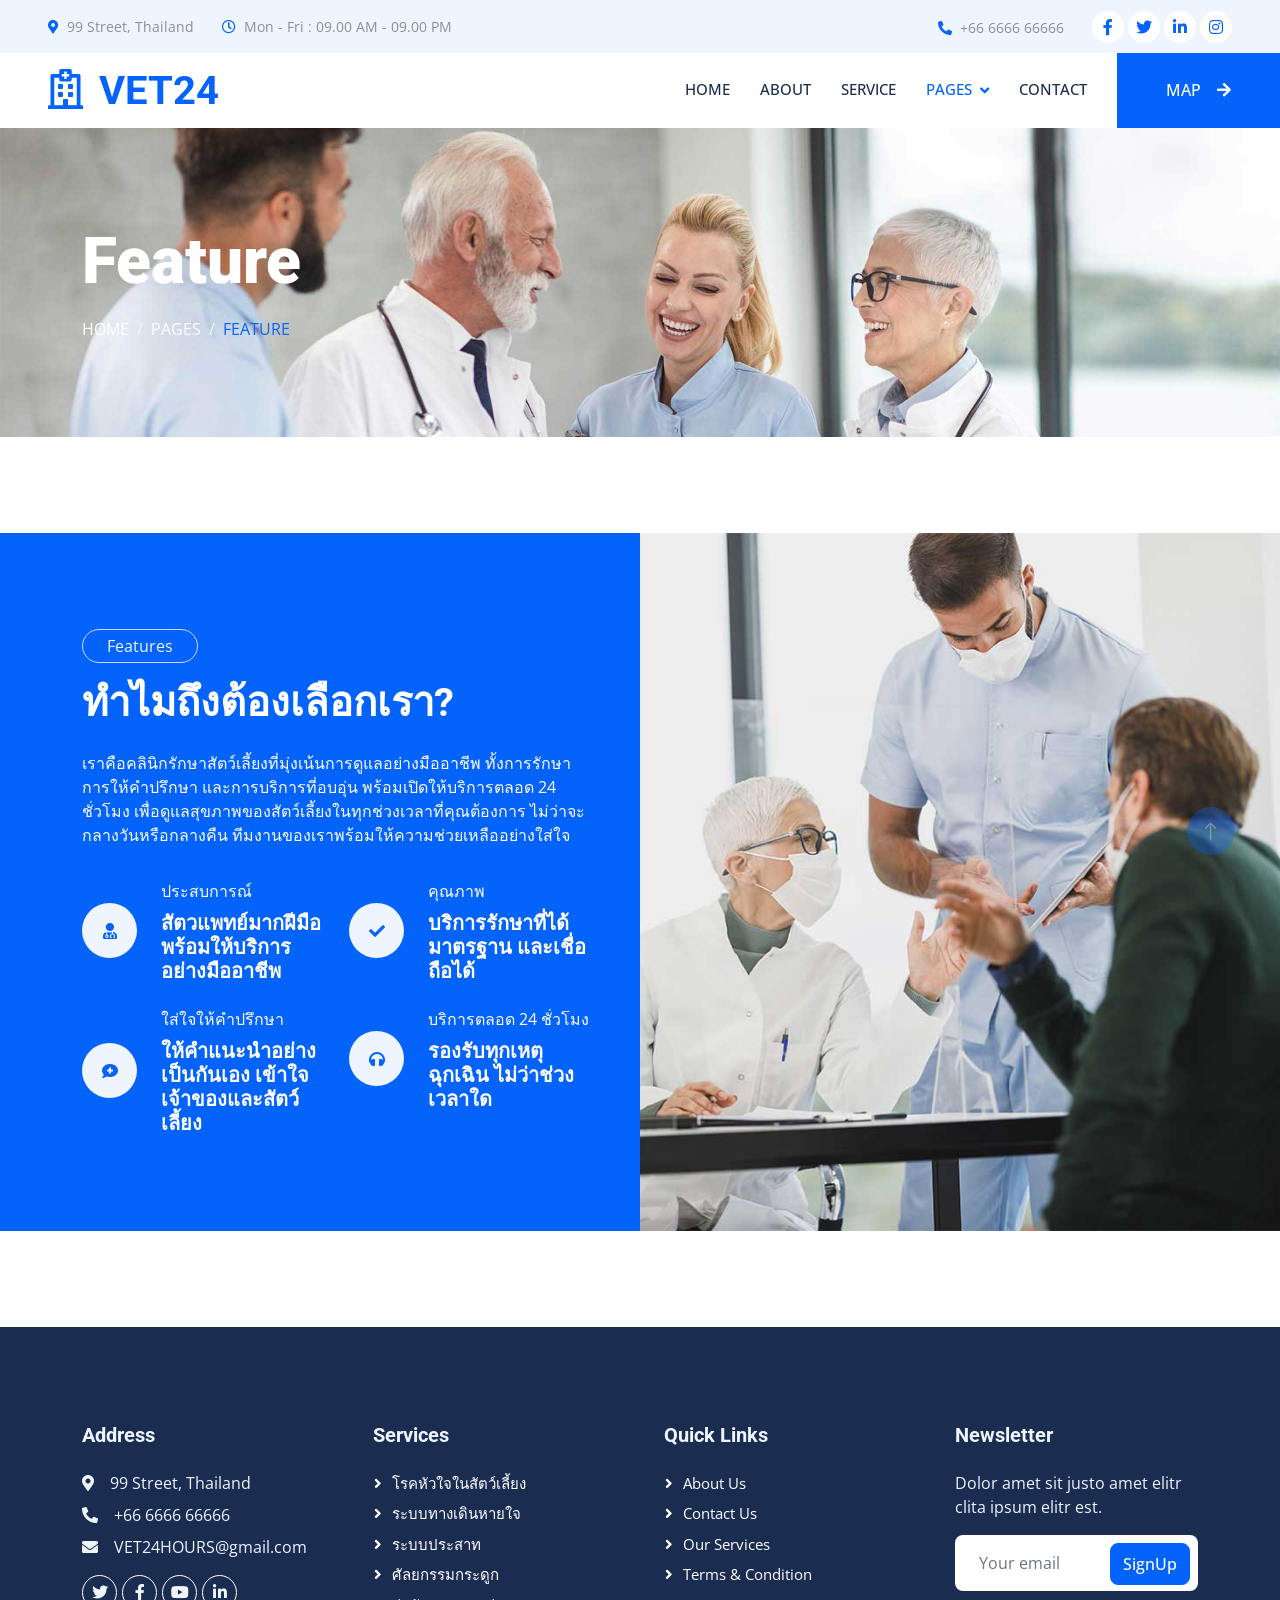
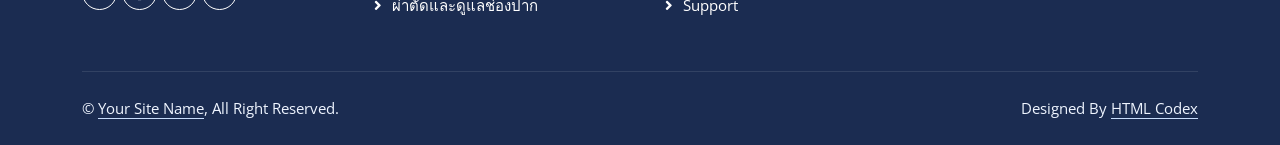
<file: html/feature.html>
<!DOCTYPE html>
<html lang="en">

<head>
    <meta charset="utf-8">
    <title>Klinik - Clinic Website Template</title>
    <meta content="width=device-width, initial-scale=1.0" name="viewport">
    <meta content="" name="keywords">
    <meta content="" name="description">

    <!-- Favicon -->
    <link href="img/favicon.ico" rel="icon">

    <!-- Google Web Fonts -->
    <link rel="preconnect" href="https://fonts.googleapis.com">
    <link rel="preconnect" href="https://fonts.gstatic.com" crossorigin>
    <link href="https://fonts.googleapis.com/css2?family=Open+Sans:wght@400;500&family=Roboto:wght@500;700;900&display=swap" rel="stylesheet"> 

    <!-- Icon Font Stylesheet -->
    <link href="https://cdnjs.cloudflare.com/ajax/libs/font-awesome/5.10.0/css/all.min.css" rel="stylesheet">
    <link href="https://cdn.jsdelivr.net/npm/bootstrap-icons@1.4.1/font/bootstrap-icons.css" rel="stylesheet">

    <!-- Libraries Stylesheet -->
    <link href="../lib/animate/animate.min.css" rel="stylesheet">
    <link href="../lib/owlcarousel/assets/owl.carousel.min.css" rel="stylesheet">
    <link href="../lib/tempusdominus/css/tempusdominus-bootstrap-4.min.css" rel="stylesheet" />

    <!-- Customized Bootstrap Stylesheet -->
    <link href="../css/bootstrap.min.css" rel="stylesheet">

    <!-- Template Stylesheet -->
    <link href="../css/styleWebpage.css" rel="stylesheet">
</head>

<body>
    <!-- Spinner Start -->
    <div id="spinner" class="show bg-white position-fixed translate-middle w-100 vh-100 top-50 start-50 d-flex align-items-center justify-content-center">
        <div class="spinner-grow text-primary" style="width: 3rem; height: 3rem;" role="status">
            <span class="sr-only">Loading...</span>
        </div>
    </div>
    <!-- Spinner End -->


    <!-- Topbar Start -->
    <div class="container-fluid bg-light p-0 wow fadeIn" data-wow-delay="0.1s">
        <div class="row gx-0 d-none d-lg-flex">
            <div class="col-lg-7 px-5 text-start">
                <div class="h-100 d-inline-flex align-items-center py-3 me-4">
                    <small class="fa fa-map-marker-alt text-primary me-2"></small>
                    <small>99 Street, Thailand</small>
                </div>
                <div class="h-100 d-inline-flex align-items-center py-3">
                    <small class="far fa-clock text-primary me-2"></small>
                    <small>Mon - Fri : 09.00 AM - 09.00 PM</small>
                </div>
            </div>
            <div class="col-lg-5 px-5 text-end">
                <div class="h-100 d-inline-flex align-items-center py-3 me-4">
                    <small class="fa fa-phone-alt text-primary me-2"></small>
                    <small>+66 6666 66666</small>
                </div>
                <div class="h-100 d-inline-flex align-items-center">
                    <a class="btn btn-sm-square rounded-circle bg-white text-primary me-1" href=""><i class="fab fa-facebook-f"></i></a>
                    <a class="btn btn-sm-square rounded-circle bg-white text-primary me-1" href=""><i class="fab fa-twitter"></i></a>
                    <a class="btn btn-sm-square rounded-circle bg-white text-primary me-1" href=""><i class="fab fa-linkedin-in"></i></a>
                    <a class="btn btn-sm-square rounded-circle bg-white text-primary me-0" href=""><i class="fab fa-instagram"></i></a>
                </div>
            </div>
        </div>
    </div>
    <!-- Topbar End -->


    <!-- Navbar Start -->
    <nav class="navbar navbar-expand-lg bg-white navbar-light sticky-top p-0 wow fadeIn" data-wow-delay="0.1s">
        <a href="firstpage.html" class="navbar-brand d-flex align-items-center px-4 px-lg-5">
            <h1 class="m-0 text-primary"><i class="far fa-hospital me-3"></i>VET24</h1>
        </a>
        <button type="button" class="navbar-toggler me-4" data-bs-toggle="collapse" data-bs-target="#navbarCollapse">
            <span class="navbar-toggler-icon"></span>
        </button>
        <div class="collapse navbar-collapse" id="navbarCollapse">
            <div class="navbar-nav ms-auto p-4 p-lg-0">
                <a href="firstpage.html" class="nav-item nav-link">Home</a>
                <a href="about.html" class="nav-item nav-link">About</a>
                <a href="service.html" class="nav-item nav-link">Service</a>
                <div class="nav-item dropdown">
                    <a href="#" class="nav-link dropdown-toggle active" data-bs-toggle="dropdown">Pages</a>
                    <div class="dropdown-menu rounded-0 rounded-bottom m-0">
                        <a href="feature.html" class="dropdown-item active">Feature</a>
                        <a href="team.html" class="dropdown-item">Our Doctor</a>
                        <a href="appointment.html" class="dropdown-item">Appointment</a>
                        <a href="testimonial.html" class="dropdown-item">Testimonial</a>
                    </div>
                </div>
                <a href="contact.html" class="nav-item nav-link">Contact</a>
            </div>
            <a href="index.html" class="btn btn-primary rounded-0 py-4 px-lg-5 d-none d-lg-block">MAP<i class="fa fa-arrow-right ms-3"></i></a>
        </div>
    </nav>
    <!-- Navbar End -->


    <!-- Page Header Start -->
    <div class="container-fluid page-header py-5 mb-5 wow fadeIn" data-wow-delay="0.1s">
        <div class="container py-5">
            <h1 class="display-3 text-white mb-3 animated slideInDown">Feature</h1>
            <nav aria-label="breadcrumb animated slideInDown">
                <ol class="breadcrumb text-uppercase mb-0">
                    <li class="breadcrumb-item"><a class="text-white" href="#">Home</a></li>
                    <li class="breadcrumb-item"><a class="text-white" href="#">Pages</a></li>
                    <li class="breadcrumb-item text-primary active" aria-current="page">Feature</li>
                </ol>
            </nav>
        </div>
    </div>
    <!-- Page Header End -->


    <!-- Feature Start -->
    <div class="container-fluid bg-primary overflow-hidden px-lg-0" style="margin: 6rem 0;">
        <div class="container feature px-lg-0">
            <div class="row g-0 mx-lg-0">
                <div class="col-lg-6 feature-text py-5 wow fadeIn" data-wow-delay="0.1s">
                    <div class="p-lg-5 ps-lg-0">
                        <p class="d-inline-block border rounded-pill text-light py-1 px-4">Features</p>
                        <h1 class="text-white mb-4">ทำไมถึงต้องเลือกเรา?</h1>
                        <p class="text-white mb-4 pb-2">เราคือคลินิกรักษาสัตว์เลี้ยงที่มุ่งเน้นการดูแลอย่างมืออาชีพ ทั้งการรักษา การให้คำปรึกษา และการบริการที่อบอุ่น พร้อมเปิดให้บริการตลอด 24 ชั่วโมง เพื่อดูแลสุขภาพของสัตว์เลี้ยงในทุกช่วงเวลาที่คุณต้องการ ไม่ว่าจะกลางวันหรือกลางคืน ทีมงานของเราพร้อมให้ความช่วยเหลืออย่างใส่ใจ</p>
                        <div class="row g-4">
                            <div class="col-6">
                                <div class="d-flex align-items-center">
                                    <div class="d-flex flex-shrink-0 align-items-center justify-content-center rounded-circle bg-light" style="width: 55px; height: 55px;">
                                        <i class="fa fa-user-md text-primary"></i>
                                    </div>
                                    <div class="ms-4">
                                        <p class="text-white mb-2">ประสบการณ์</p>
                                        <h5 class="text-white mb-0">สัตวแพทย์มากฝีมือ พร้อมให้บริการอย่างมืออาชีพ</h5>
                                    </div>
                                </div>
                            </div>
                            <div class="col-6">
                                <div class="d-flex align-items-center">
                                    <div class="d-flex flex-shrink-0 align-items-center justify-content-center rounded-circle bg-light" style="width: 55px; height: 55px;">
                                        <i class="fa fa-check text-primary"></i>
                                    </div>
                                    <div class="ms-4">
                                        <p class="text-white mb-2">คุณภาพ</p>
                                        <h5 class="text-white mb-0">บริการรักษาที่ได้มาตรฐาน และเชื่อถือได้</h5>
                                    </div>
                                </div>
                            </div>
                            <div class="col-6">
                                <div class="d-flex align-items-center">
                                    <div class="d-flex flex-shrink-0 align-items-center justify-content-center rounded-circle bg-light" style="width: 55px; height: 55px;">
                                        <i class="fa fa-comment-medical text-primary"></i>
                                    </div>
                                    <div class="ms-4">
                                        <p class="text-white mb-2">ใส่ใจให้คำปรึกษา</p>
                                        <h5 class="text-white mb-0">ให้คำแนะนำอย่างเป็นกันเอง เข้าใจเจ้าของและสัตว์เลี้ยง</h5>
                                    </div>
                                </div>
                            </div>
                            <div class="col-6">
                                <div class="d-flex align-items-center">
                                    <div class="d-flex flex-shrink-0 align-items-center justify-content-center rounded-circle bg-light" style="width: 55px; height: 55px;">
                                        <i class="fa fa-headphones text-primary"></i>
                                    </div>
                                    <div class="ms-4">
                                        <p class="text-white mb-2">บริการตลอด 24 ชั่วโมง</p>
                                        <h5 class="text-white mb-0">รองรับทุกเหตุฉุกเฉิน ไม่ว่าช่วงเวลาใด</h5>
                                    </div>
                                </div>
                            </div>
                        </div>
                    </div>
                </div>
                <div class="col-lg-6 pe-lg-0 wow fadeIn" data-wow-delay="0.5s" style="min-height: 400px;">
                    <div class="position-relative h-100">
                        <img class="position-absolute img-fluid w-100 h-100" src="../img/imgwebpage/feature.jpg" style="object-fit: cover;" alt="">
                    </div>
                </div>
            </div>
        </div>
    </div>
    <!-- Feature End -->
        

    <!-- Footer Start -->
    <div class="container-fluid bg-dark text-light footer mt-5 pt-5 wow fadeIn" data-wow-delay="0.1s">
        <div class="container py-5">
            <div class="row g-5">
                <div class="col-lg-3 col-md-6">
                    <h5 class="text-light mb-4">Address</h5>
                    <p class="mb-2"><i class="fa fa-map-marker-alt me-3"></i>99 Street, Thailand</p>
                    <p class="mb-2"><i class="fa fa-phone-alt me-3"></i>+66 6666 66666</p>
                    <p class="mb-2"><i class="fa fa-envelope me-3"></i>VET24HOURS@gmail.com</p>
                    <div class="d-flex pt-2">
                        <a class="btn btn-outline-light btn-social rounded-circle" href=""><i class="fab fa-twitter"></i></a>
                        <a class="btn btn-outline-light btn-social rounded-circle" href=""><i class="fab fa-facebook-f"></i></a>
                        <a class="btn btn-outline-light btn-social rounded-circle" href=""><i class="fab fa-youtube"></i></a>
                        <a class="btn btn-outline-light btn-social rounded-circle" href=""><i class="fab fa-linkedin-in"></i></a>
                    </div>
                </div>
                <div class="col-lg-3 col-md-6">
                    <h5 class="text-light mb-4">Services</h5>
                    <a class="btn btn-link" href="">โรคหัวใจในสัตว์เลี้ยง</a>
                    <a class="btn btn-link" href="">ระบบทางเดินหายใจ</a>
                    <a class="btn btn-link" href="">ระบบประสาท</a>
                    <a class="btn btn-link" href="">ศัลยกรรมกระดูก</a>
                    <a class="btn btn-link" href="">ผ่าตัดและดูแลช่องปาก</a>
                </div>
                <div class="col-lg-3 col-md-6">
                    <h5 class="text-light mb-4">Quick Links</h5>
                    <a class="btn btn-link" href="">About Us</a>
                    <a class="btn btn-link" href="">Contact Us</a>
                    <a class="btn btn-link" href="">Our Services</a>
                    <a class="btn btn-link" href="">Terms & Condition</a>
                    <a class="btn btn-link" href="">Support</a>
                </div>
                <div class="col-lg-3 col-md-6">
                    <h5 class="text-light mb-4">Newsletter</h5>
                    <p>Dolor amet sit justo amet elitr clita ipsum elitr est.</p>
                    <div class="position-relative mx-auto" style="max-width: 400px;">
                        <input class="form-control border-0 w-100 py-3 ps-4 pe-5" type="text" placeholder="Your email">
                        <button type="button" class="btn btn-primary py-2 position-absolute top-0 end-0 mt-2 me-2">SignUp</button>
                    </div>
                </div>
            </div>
        </div>
        <div class="container">
            <div class="copyright">
                <div class="row">
                    <div class="col-md-6 text-center text-md-start mb-3 mb-md-0">
                        &copy; <a class="border-bottom" href="#">Your Site Name</a>, All Right Reserved.
                    </div>
                    <div class="col-md-6 text-center text-md-end">
                        <!--/*** This template is free as long as you keep the footer author’s credit link/attribution link/backlink. If you'd like to use the template without the footer author’s credit link/attribution link/backlink, you can purchase the Credit Removal License from "https://htmlcodex.com/credit-removal". Thank you for your support. ***/-->
                        Designed By <a class="border-bottom" href="https://htmlcodex.com">HTML Codex</a>
                    </div>
                </div>
            </div>
        </div>
    </div>
    <!-- Footer End -->


    <!-- Back to Top -->
    <a href="#" class="btn btn-lg btn-primary btn-lg-square rounded-circle back-to-top"><i class="bi bi-arrow-up"></i></a>


    <!-- JavaScript Libraries -->
    <script src="https://code.jquery.com/jquery-3.4.1.min.js"></script>
    <script src="https://cdn.jsdelivr.net/npm/bootstrap@5.0.0/dist/js/bootstrap.bundle.min.js"></script>
    <script src="../lib/wow/wow.min.js"></script>
    <script src="../lib/easing/easing.min.js"></script>
    <script src="../lib/waypoints/waypoints.min.js"></script>
    <script src="../lib/counterup/counterup.min.js"></script>
    <script src="../lib/owlcarousel/owl.carousel.min.js"></script>
    <script src="../lib/tempusdominus/js/moment.min.js"></script>
    <script src="../lib/tempusdominus/js/moment-timezone.min.js"></script>
    <script src="../lib/tempusdominus/js/tempusdominus-bootstrap-4.min.js"></script>

    <!-- Template Javascript -->
    <script src="../js/main2.js"></script>
</body>

</html>
</file>
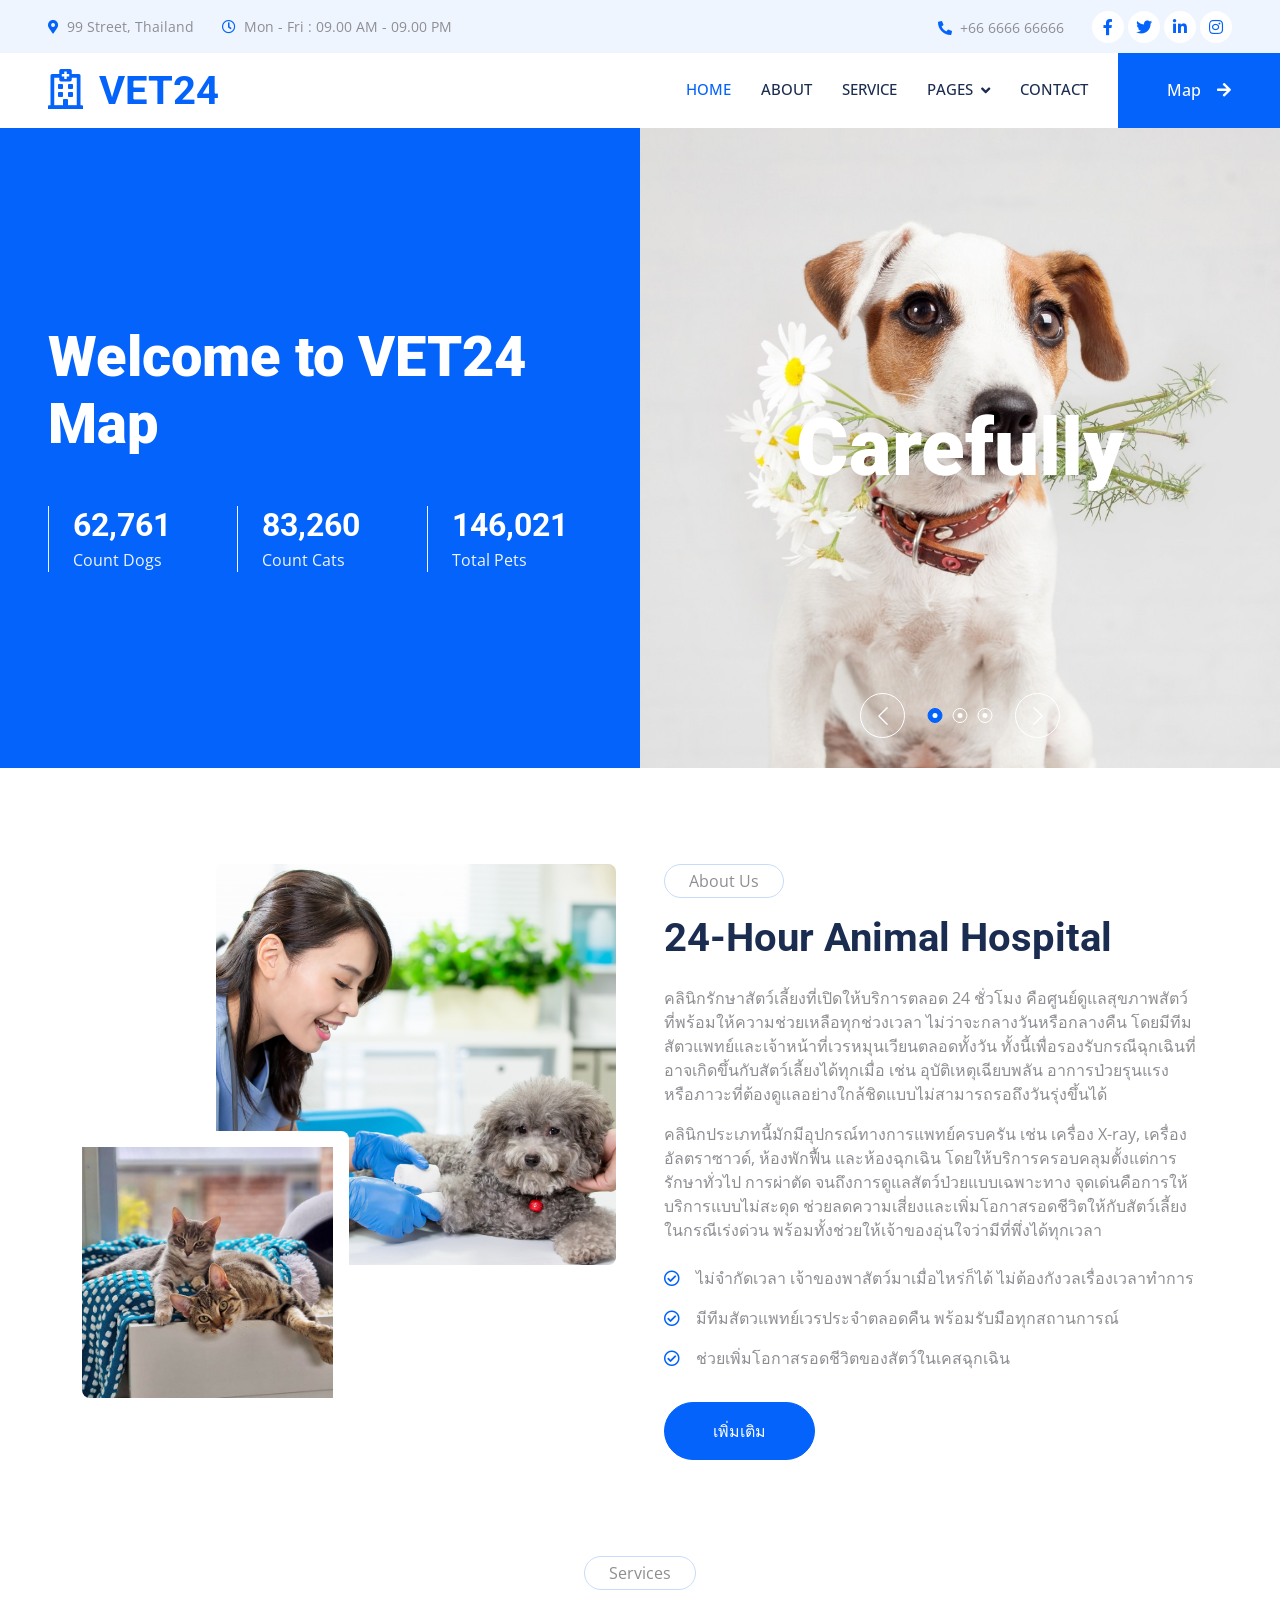
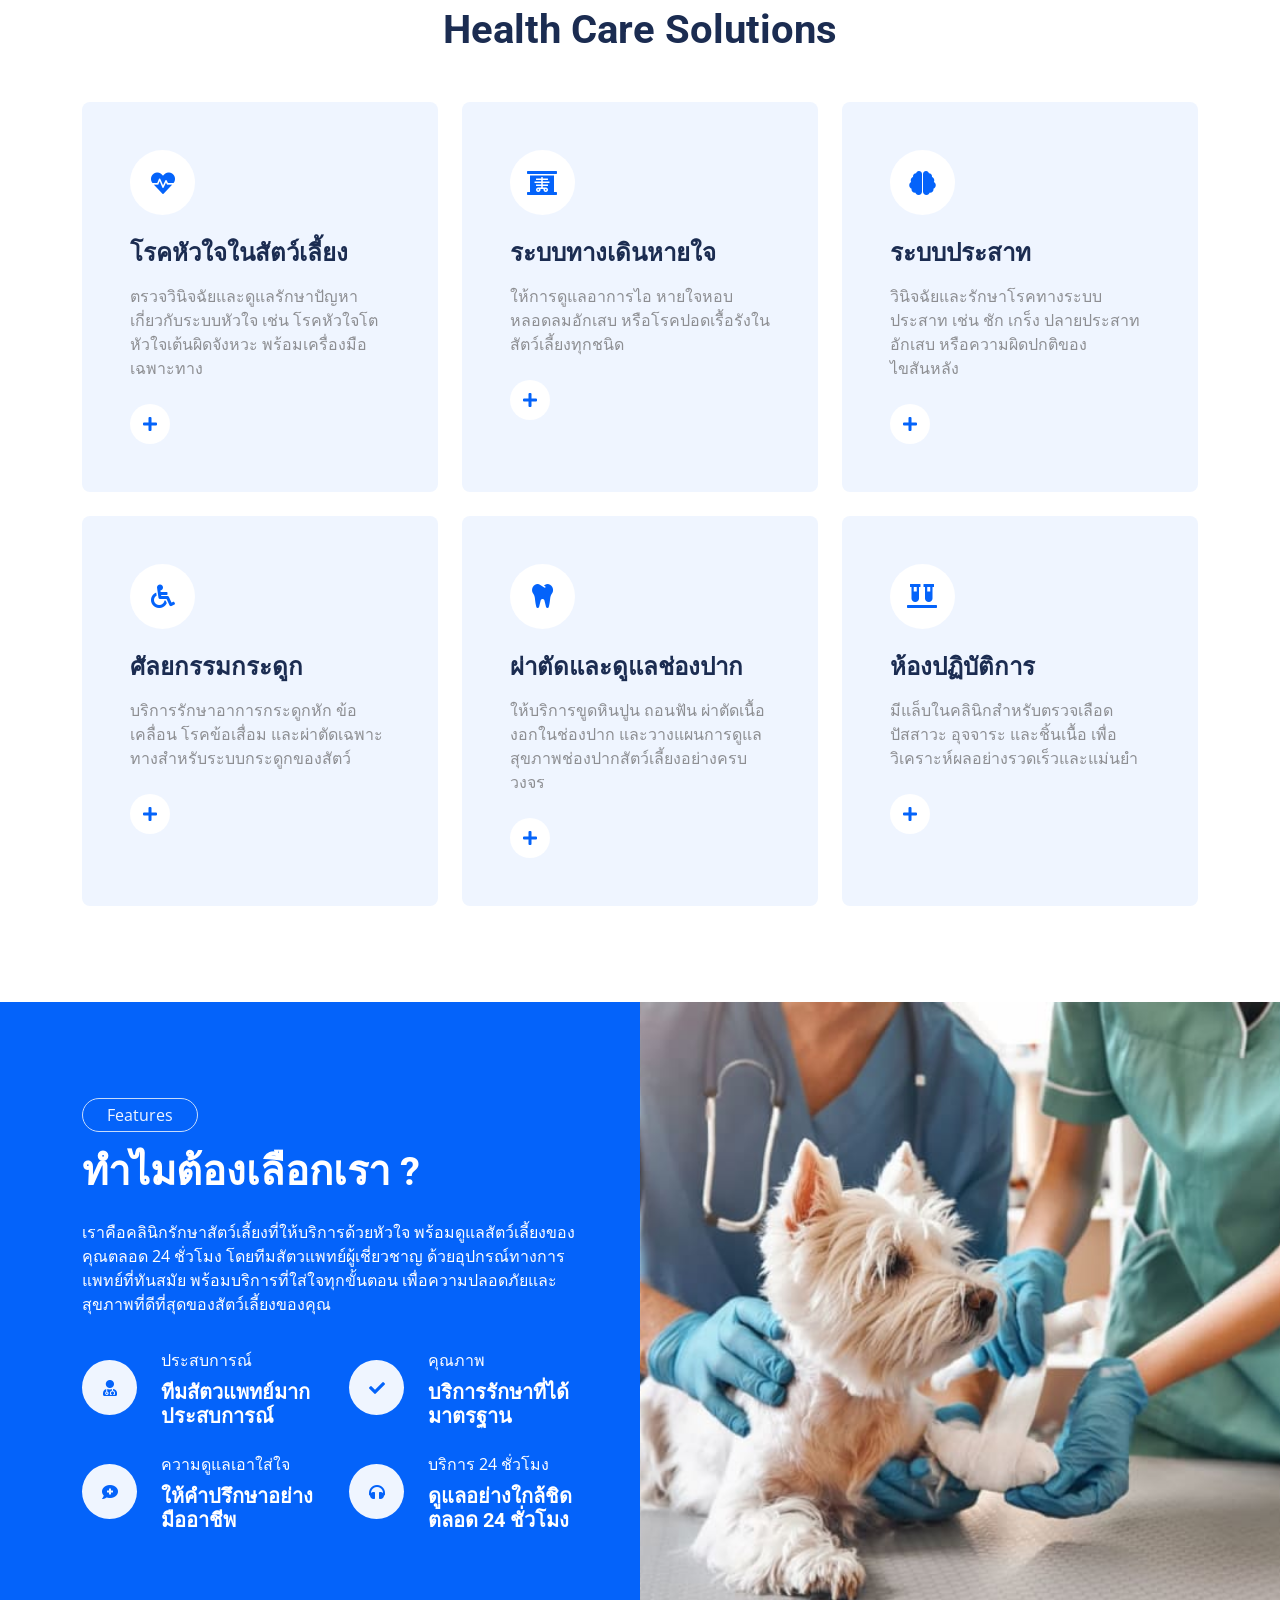
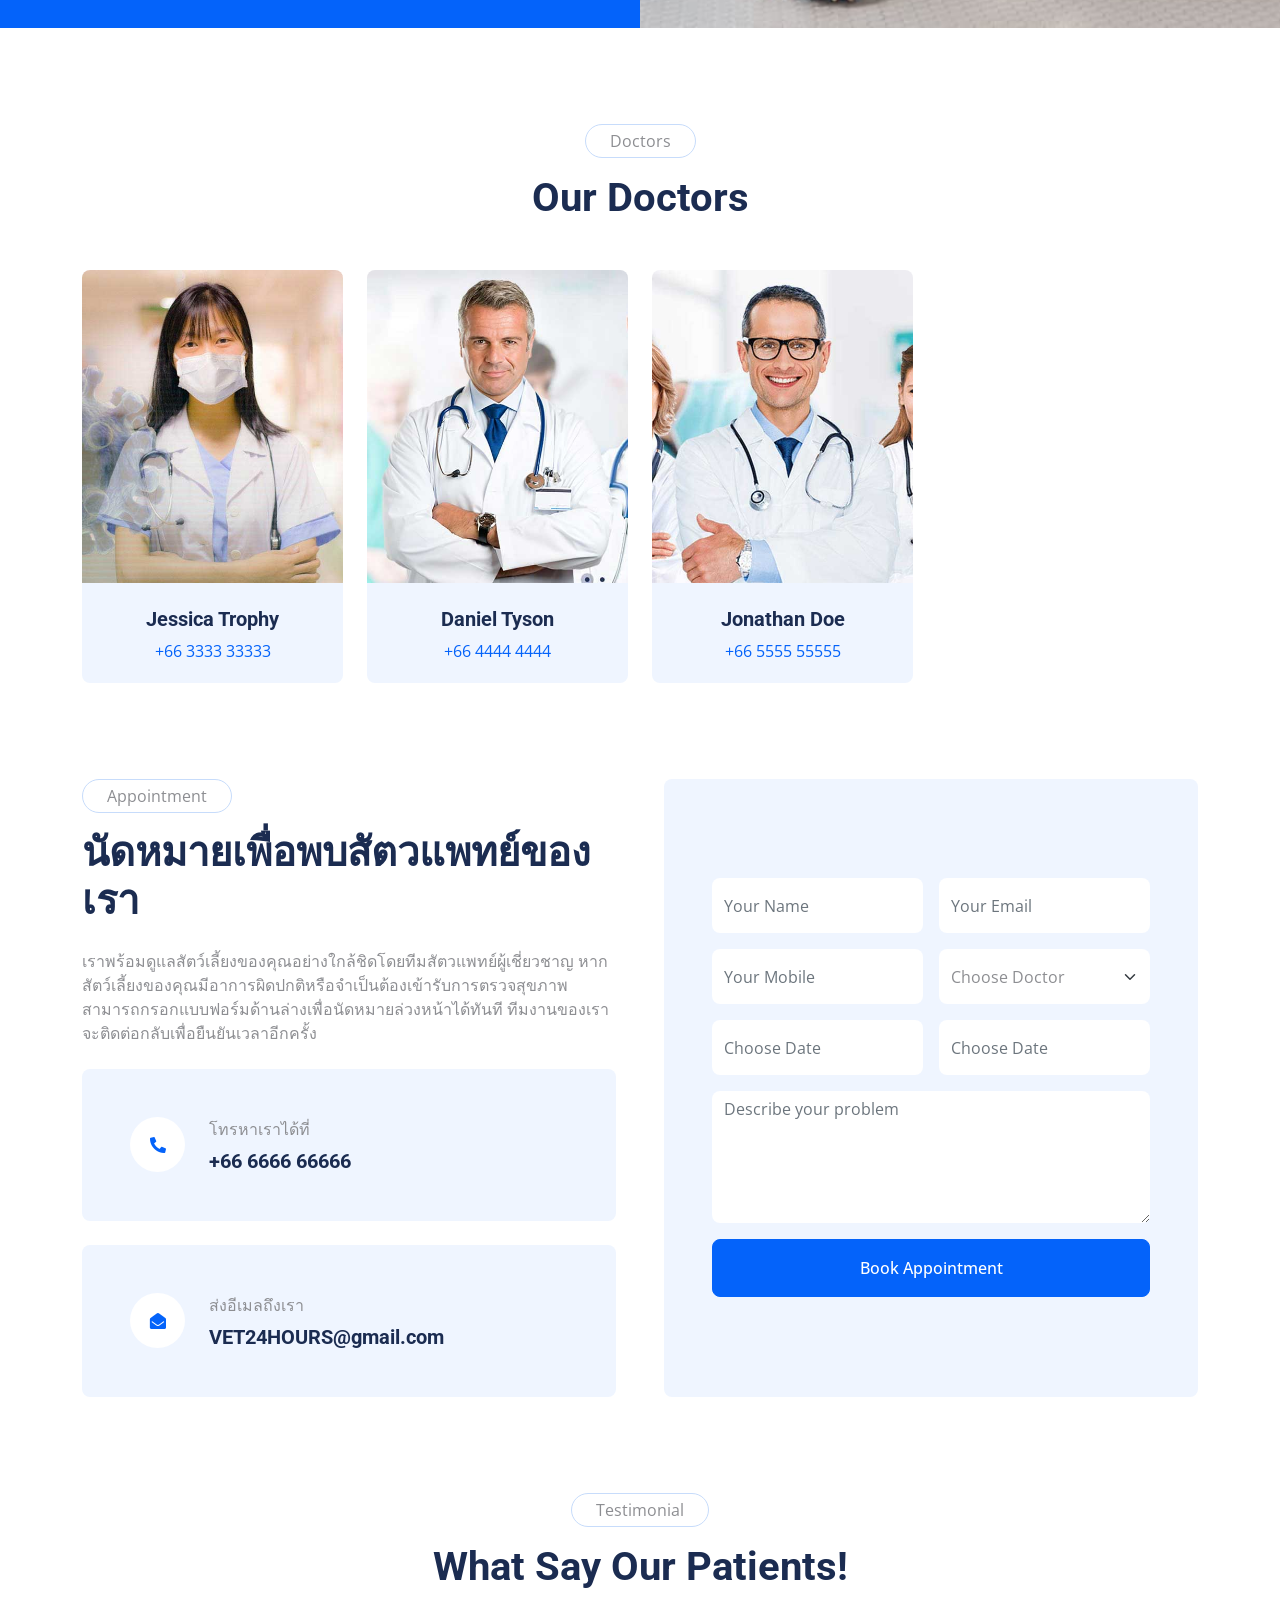
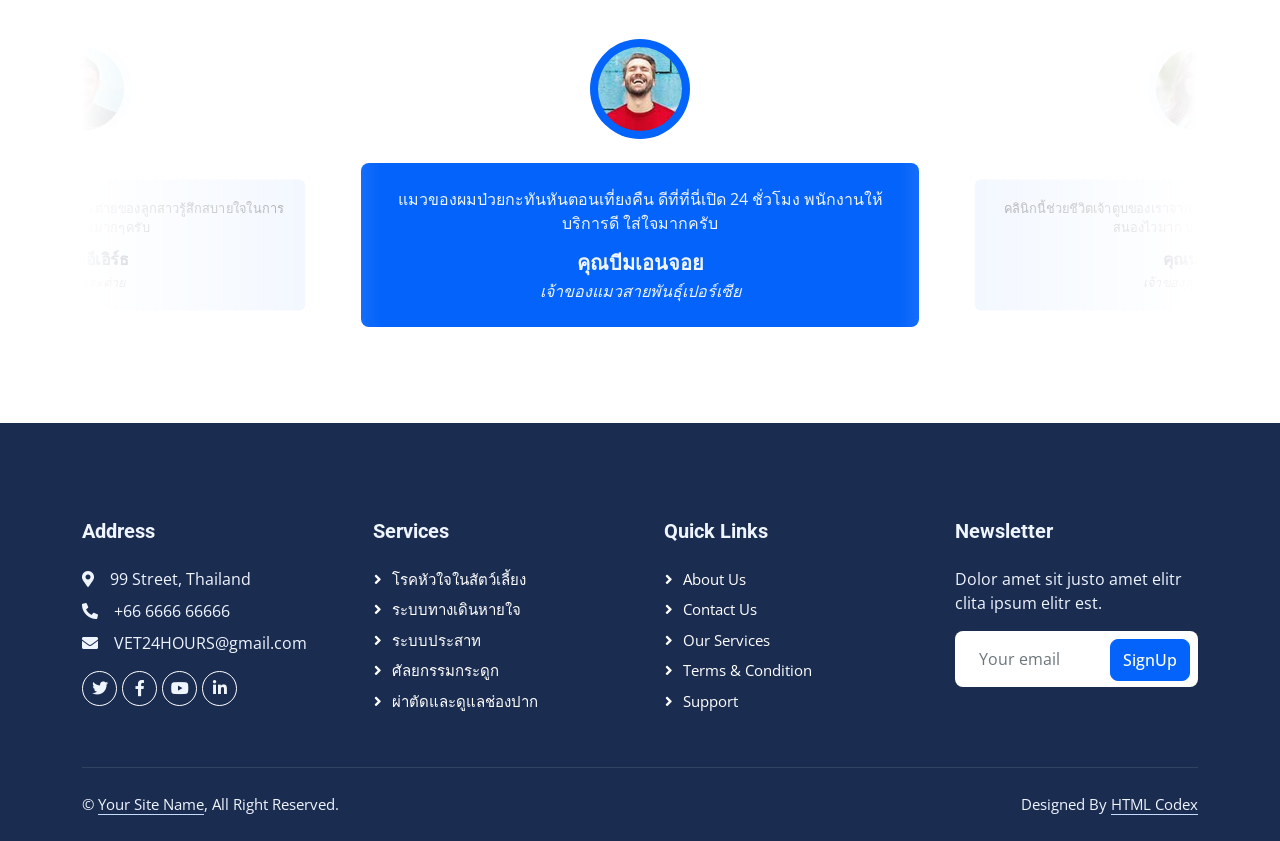
<file: html/firstpage.html>
<!DOCTYPE html>
<html lang="en">

<head>
    <meta charset="utf-8">
    <title>VET24 - Clinic Website Template</title>
    <meta content="width=device-width, initial-scale=1.0" name="viewport">
    <meta content="" name="keywords">
    <meta content="" name="description">

    <!-- Favicon -->
    <link href="img/favicon.ico" rel="icon">

    <!-- Google Web Fonts -->
    <link rel="preconnect" href="https://fonts.googleapis.com">
    <link rel="preconnect" href="https://fonts.gstatic.com" crossorigin>
    <link href="https://fonts.googleapis.com/css2?family=Open+Sans:wght@400;500&family=Roboto:wght@500;700;900&display=swap" rel="stylesheet"> 

    <!-- Icon Font Stylesheet -->
    <link href="https://cdnjs.cloudflare.com/ajax/libs/font-awesome/5.10.0/css/all.min.css" rel="stylesheet">
    <link href="https://cdn.jsdelivr.net/npm/bootstrap-icons@1.4.1/font/bootstrap-icons.css" rel="stylesheet">

    <!-- Libraries Stylesheet -->
    <link href="../lib/animate/animate.min.css" rel="stylesheet">
    <link href="../lib/owlcarousel/assets/owl.carousel.min.css" rel="stylesheet">
    <link href="../lib/tempusdominus/css/tempusdominus-bootstrap-4.min.css" rel="stylesheet" />

    <!-- Customized Bootstrap Stylesheet -->
    <link href="../css/bootstrap.min.css" rel="stylesheet">

    <!-- Template Stylesheet -->
    <link href="../css/styleWebpage.css" rel="stylesheet">
</head>

<body>
    <!-- Spinner Start -->
    <div id="spinner" class="show bg-white position-fixed translate-middle w-100 vh-100 top-50 start-50 d-flex align-items-center justify-content-center">
        <div class="spinner-grow text-primary" style="width: 3rem; height: 3rem;" role="status">
            <span class="sr-only">Loading...</span>
        </div>
    </div>
    <!-- Spinner End -->


    <!-- Topbar Start -->
    <div class="container-fluid bg-light p-0 wow fadeIn" data-wow-delay="0.1s">
        <div class="row gx-0 d-none d-lg-flex">
            <div class="col-lg-7 px-5 text-start">
                <div class="h-100 d-inline-flex align-items-center py-3 me-4">
                    <small class="fa fa-map-marker-alt text-primary me-2"></small>
                    <small>99 Street, Thailand</small>
                </div>
                <div class="h-100 d-inline-flex align-items-center py-3">
                    <small class="far fa-clock text-primary me-2"></small>
                    <small>Mon - Fri : 09.00 AM - 09.00 PM</small>
                </div>
            </div>
            <div class="col-lg-5 px-5 text-end">
                <div class="h-100 d-inline-flex align-items-center py-3 me-4">
                    <small class="fa fa-phone-alt text-primary me-2"></small>
                    <small>+66 6666 66666</small>
                </div>
                <div class="h-100 d-inline-flex align-items-center">
                    <a class="btn btn-sm-square rounded-circle bg-white text-primary me-1" href=""><i class="fab fa-facebook-f"></i></a>
                    <a class="btn btn-sm-square rounded-circle bg-white text-primary me-1" href=""><i class="fab fa-twitter"></i></a>
                    <a class="btn btn-sm-square rounded-circle bg-white text-primary me-1" href=""><i class="fab fa-linkedin-in"></i></a>
                    <a class="btn btn-sm-square rounded-circle bg-white text-primary me-0" href=""><i class="fab fa-instagram"></i></a>
                </div>
            </div>
        </div>
    </div>
    <!-- Topbar End -->


    <!-- Navbar Start -->
    <nav class="navbar navbar-expand-lg bg-white navbar-light sticky-top p-0 wow fadeIn" data-wow-delay="0.1s">
        <a href="firstpage.html" class="navbar-brand d-flex align-items-center px-4 px-lg-5">
            <h1 class="m-0 text-primary"><i class="far fa-hospital me-3"></i>VET24</h1>
        </a>
        <button type="button" class="navbar-toggler me-4" data-bs-toggle="collapse" data-bs-target="#navbarCollapse">
            <span class="navbar-toggler-icon"></span>
        </button>
        <div class="collapse navbar-collapse" id="navbarCollapse">
            <div class="navbar-nav ms-auto p-4 p-lg-0">
                <a href="firstpage.html" class="nav-item nav-link active">Home</a>
                <a href="about.html" class="nav-item nav-link">About</a>
                <a href="service.html" class="nav-item nav-link">Service</a>
                <div class="nav-item dropdown">
                    <a href="#" class="nav-link dropdown-toggle" data-bs-toggle="dropdown">Pages</a>
                    <div class="dropdown-menu rounded-0 rounded-bottom m-0">
                        <a href="feature.html" class="dropdown-item">Feature</a>
                        <a href="team.html" class="dropdown-item">Our Doctor</a>
                        <a href="appointment.html" class="dropdown-item">Appointment</a>
                        <a href="testimonial.html" class="dropdown-item">Testimonial</a>
                    </div>
                </div>
                <a href="contact.html" class="nav-item nav-link">Contact</a>
            </div>
            <a href="index.html" class="btn btn-primary rounded-0 py-4 px-lg-5 d-none d-lg-block">Map<i class="fa fa-arrow-right ms-3"></i></a>
        </div>
    </nav>
    <!-- Navbar End -->


    <!-- Header Start -->
    <div class="container-fluid header bg-primary p-0 mb-5">
        <div class="row g-0 align-items-center flex-column-reverse flex-lg-row">
            <div class="col-lg-6 p-5 wow fadeIn" data-wow-delay="0.1s">
                <h1 class="display-4 text-white mb-5">Welcome to VET24 Map</h1>
                <div class="row g-4">
                    <div class="col-sm-4">
                        <div class="border-start border-light ps-4">
                            <h2 class="text-white mb-1" data-toggle="counter-up">91,622</h2>
                            <p class="text-light mb-0">Count Dogs</p>
                        </div>
                    </div>
                    <div class="col-sm-4">
                        <div class="border-start border-light ps-4">
                            <h2 class="text-white mb-1" data-toggle="counter-up">121,547</h2>
                            <p class="text-light mb-0">Count Cats</p>
                        </div>
                    </div>
                    <div class="col-sm-4">
                        <div class="border-start border-light ps-4">
                            <h2 class="text-white mb-1" data-toggle="counter-up">213,169</h2>
                            <p class="text-light mb-0">Total Pets</p>
                        </div>
                    </div>
                </div>
            </div>
            <div class="col-lg-6 wow fadeIn" data-wow-delay="0.5s">
                <div class="owl-carousel header-carousel">
                    <div class="owl-carousel-item position-relative">
                        <img class="img-fluid" src="../img/imgwebpage/chiwawa.jpg" alt="">
                        <div class="owl-carousel-text">
                            <h1 class="display-1 text-white mb-0">Carefully</h1>
                        </div>
                    </div>
                    <div class="owl-carousel-item position-relative">
                        <img class="img-fluid" src="../img/imgwebpage/famdog.jpg" alt="">
                        <div class="owl-carousel-text">
                            <h1 class="display-1 text-white mb-0">Facility</h1>
                        </div>
                    </div>
                    <div class="owl-carousel-item position-relative">
                        <img class="img-fluid" src="../img/imgwebpage/dcd.jpg" alt="">
                        <div class="owl-carousel-text">
                            <h1 class="display-1 text-white mb-0">PETS</h1>
                        </div>
                    </div>
                </div>
            </div>
        </div>
    </div>
    <!-- Header End -->


    <!-- About Start -->
    <div class="container-xxl py-5">
        <div class="container">
            <div class="row g-5">
                <div class="col-lg-6 wow fadeIn" data-wow-delay="0.1s">
                    <div class="d-flex flex-column">
                        <img class="img-fluid rounded w-75 align-self-end" src="../img/imgwebpage/takecare.png" alt="">
                        <img class="img-fluid rounded w-50 bg-white pt-3 pe-3" src="../img/imgwebpage/meowfam.jpg" alt="" style="margin-top: -25%;">
                    </div>
                </div>
                <div class="col-lg-6 wow fadeIn" data-wow-delay="0.5s">
                    <p class="d-inline-block border rounded-pill py-1 px-4">About Us</p>
                    <h1 class="mb-4">24-Hour Animal Hospital</h1>
                    <p>คลินิกรักษาสัตว์เลี้ยงที่เปิดให้บริการตลอด 24 ชั่วโมง คือศูนย์ดูแลสุขภาพสัตว์ที่พร้อมให้ความช่วยเหลือทุกช่วงเวลา ไม่ว่าจะกลางวันหรือกลางคืน โดยมีทีมสัตวแพทย์และเจ้าหน้าที่เวรหมุนเวียนตลอดทั้งวัน ทั้งนี้เพื่อรองรับกรณีฉุกเฉินที่อาจเกิดขึ้นกับสัตว์เลี้ยงได้ทุกเมื่อ เช่น อุบัติเหตุเฉียบพลัน อาการป่วยรุนแรง หรือภาวะที่ต้องดูแลอย่างใกล้ชิดแบบไม่สามารถรอถึงวันรุ่งขึ้นได้</p>
                    <p class="mb-4">คลินิกประเภทนี้มักมีอุปกรณ์ทางการแพทย์ครบครัน เช่น เครื่อง X-ray, เครื่องอัลตราซาวด์, ห้องพักฟื้น และห้องฉุกเฉิน โดยให้บริการครอบคลุมตั้งแต่การรักษาทั่วไป การผ่าตัด จนถึงการดูแลสัตว์ป่วยแบบเฉพาะทาง จุดเด่นคือการให้บริการแบบไม่สะดุด ช่วยลดความเสี่ยงและเพิ่มโอกาสรอดชีวิตให้กับสัตว์เลี้ยงในกรณีเร่งด่วน พร้อมทั้งช่วยให้เจ้าของอุ่นใจว่ามีที่พึ่งได้ทุกเวลา</p>
                    <p><i class="far fa-check-circle text-primary me-3"></i>ไม่จำกัดเวลา เจ้าของพาสัตว์มาเมื่อไหร่ก็ได้ ไม่ต้องกังวลเรื่องเวลาทำการ</p>
                    <p><i class="far fa-check-circle text-primary me-3"></i>มีทีมสัตวแพทย์เวรประจำตลอดคืน พร้อมรับมือทุกสถานการณ์</p>
                    <p><i class="far fa-check-circle text-primary me-3"></i>ช่วยเพิ่มโอกาสรอดชีวิตของสัตว์ในเคสฉุกเฉิน</p>
                    <a class="btn btn-primary rounded-pill py-3 px-5 mt-3" href="">เพิ่มเติม</a>
                </div>
            </div>
        </div>
    </div>
    <!-- About End -->


    <!-- Service Start -->
    <div class="container-xxl py-5">
        <div class="container">
            <div class="text-center mx-auto mb-5 wow fadeInUp" data-wow-delay="0.1s" style="max-width: 600px;">
                <p class="d-inline-block border rounded-pill py-1 px-4">Services</p>
                <h1>Health Care Solutions</h1>
            </div>
            <div class="row g-4">
                <div class="col-lg-4 col-md-6 wow fadeInUp" data-wow-delay="0.1s">
                    <div class="service-item bg-light rounded h-100 p-5">
                        <div class="d-inline-flex align-items-center justify-content-center bg-white rounded-circle mb-4" style="width: 65px; height: 65px;">
                            <i class="fa fa-heartbeat text-primary fs-4"></i>
                        </div>
                        <h4 class="mb-3">โรคหัวใจในสัตว์เลี้ยง</h4>
                        <p class="mb-4">ตรวจวินิจฉัยและดูแลรักษาปัญหาเกี่ยวกับระบบหัวใจ เช่น โรคหัวใจโต หัวใจเต้นผิดจังหวะ พร้อมเครื่องมือเฉพาะทาง</p>
                        <a class="btn" href=""><i class="fa fa-plus text-primary me-3"></i>เพิ่มเติม</a>
                    </div>
                </div>
                <div class="col-lg-4 col-md-6 wow fadeInUp" data-wow-delay="0.3s">
                    <div class="service-item bg-light rounded h-100 p-5">
                        <div class="d-inline-flex align-items-center justify-content-center bg-white rounded-circle mb-4" style="width: 65px; height: 65px;">
                            <i class="fa fa-x-ray text-primary fs-4"></i>
                        </div>
                        <h4 class="mb-3">ระบบทางเดินหายใจ</h4>
                        <p class="mb-4">ให้การดูแลอาการไอ หายใจหอบ หลอดลมอักเสบ หรือโรคปอดเรื้อรังในสัตว์เลี้ยงทุกชนิด</p>
                        <a class="btn" href=""><i class="fa fa-plus text-primary me-3"></i>เพิ่มเติม</a>
                    </div>
                </div>
                <div class="col-lg-4 col-md-6 wow fadeInUp" data-wow-delay="0.5s">
                    <div class="service-item bg-light rounded h-100 p-5">
                        <div class="d-inline-flex align-items-center justify-content-center bg-white rounded-circle mb-4" style="width: 65px; height: 65px;">
                            <i class="fa fa-brain text-primary fs-4"></i>
                        </div>
                        <h4 class="mb-3">ระบบประสาท</h4>
                        <p class="mb-4">วินิจฉัยและรักษาโรคทางระบบประสาท เช่น ชัก เกร็ง ปลายประสาทอักเสบ หรือความผิดปกติของไขสันหลัง</p>
                        <a class="btn" href=""><i class="fa fa-plus text-primary me-3"></i>เพิ่มเติม</a>
                    </div>
                </div>
                <div class="col-lg-4 col-md-6 wow fadeInUp" data-wow-delay="0.1s">
                    <div class="service-item bg-light rounded h-100 p-5">
                        <div class="d-inline-flex align-items-center justify-content-center bg-white rounded-circle mb-4" style="width: 65px; height: 65px;">
                            <i class="fa fa-wheelchair text-primary fs-4"></i>
                        </div>
                        <h4 class="mb-3">ศัลยกรรมกระดูก</h4>
                        <p class="mb-4">บริการรักษาอาการกระดูกหัก ข้อเคลื่อน โรคข้อเสื่อม และผ่าตัดเฉพาะทางสำหรับระบบกระดูกของสัตว์</p>
                        <a class="btn" href=""><i class="fa fa-plus text-primary me-3"></i>เพิ่มเติม</a>
                    </div>
                </div>
                <div class="col-lg-4 col-md-6 wow fadeInUp" data-wow-delay="0.3s">
                    <div class="service-item bg-light rounded h-100 p-5">
                        <div class="d-inline-flex align-items-center justify-content-center bg-white rounded-circle mb-4" style="width: 65px; height: 65px;">
                            <i class="fa fa-tooth text-primary fs-4"></i>
                        </div>
                        <h4 class="mb-3">ผ่าตัดและดูแลช่องปาก</h4>
                        <p class="mb-4">ให้บริการขูดหินปูน ถอนฟัน ผ่าตัดเนื้องอกในช่องปาก และวางแผนการดูแลสุขภาพช่องปากสัตว์เลี้ยงอย่างครบวงจร</p>
                        <a class="btn" href=""><i class="fa fa-plus text-primary me-3"></i>เพิ่มเติม</a>
                    </div>
                </div>
                <div class="col-lg-4 col-md-6 wow fadeInUp" data-wow-delay="0.5s">
                    <div class="service-item bg-light rounded h-100 p-5">
                        <div class="d-inline-flex align-items-center justify-content-center bg-white rounded-circle mb-4" style="width: 65px; height: 65px;">
                            <i class="fa fa-vials text-primary fs-4"></i>
                        </div>
                        <h4 class="mb-3">ห้องปฏิบัติการ</h4>
                        <p class="mb-4">มีแล็บในคลินิกสำหรับตรวจเลือด ปัสสาวะ อุจจาระ และชิ้นเนื้อ เพื่อวิเคราะห์ผลอย่างรวดเร็วและแม่นยำ</p>
                        <a class="btn" href=""><i class="fa fa-plus text-primary me-3"></i>เพิ่มเติม</a>
                    </div>
                </div>
            </div>
        </div>
    </div>
    <!-- Service End -->


    <!-- Feature Start -->
    <div class="container-fluid bg-primary overflow-hidden my-5 px-lg-0">
        <div class="container feature px-lg-0">
            <div class="row g-0 mx-lg-0">
                <div class="col-lg-6 feature-text py-5 wow fadeIn" data-wow-delay="0.1s">
                    <div class="p-lg-5 ps-lg-0">
                        <p class="d-inline-block border rounded-pill text-light py-1 px-4">Features</p>
                        <h1 class="text-white mb-4">ทำไมต้องเลือกเรา ?</h1>
                        <p class="text-white mb-4 pb-2">เราคือคลินิกรักษาสัตว์เลี้ยงที่ให้บริการด้วยหัวใจ พร้อมดูแลสัตว์เลี้ยงของคุณตลอด 24 ชั่วโมง โดยทีมสัตวแพทย์ผู้เชี่ยวชาญ ด้วยอุปกรณ์ทางการแพทย์ที่ทันสมัย พร้อมบริการที่ใส่ใจทุกขั้นตอน เพื่อความปลอดภัยและสุขภาพที่ดีที่สุดของสัตว์เลี้ยงของคุณ</p>
                        <div class="row g-4">
                            <div class="col-6">
                                <div class="d-flex align-items-center">
                                    <div class="d-flex flex-shrink-0 align-items-center justify-content-center rounded-circle bg-light" style="width: 55px; height: 55px;">
                                        <i class="fa fa-user-md text-primary"></i>
                                    </div>
                                    <div class="ms-4">
                                        <p class="text-white mb-2">ประสบการณ์</p>
                                        <h5 class="text-white mb-0">ทีมสัตวแพทย์มากประสบการณ์</h5>
                                    </div>
                                </div>
                            </div>
                            <div class="col-6">
                                <div class="d-flex align-items-center">
                                    <div class="d-flex flex-shrink-0 align-items-center justify-content-center rounded-circle bg-light" style="width: 55px; height: 55px;">
                                        <i class="fa fa-check text-primary"></i>
                                    </div>
                                    <div class="ms-4">
                                        <p class="text-white mb-2">คุณภาพ</p>
                                        <h5 class="text-white mb-0">บริการรักษาที่ได้มาตรฐาน</h5>
                                    </div>
                                </div>
                            </div>
                            <div class="col-6">
                                <div class="d-flex align-items-center">
                                    <div class="d-flex flex-shrink-0 align-items-center justify-content-center rounded-circle bg-light" style="width: 55px; height: 55px;">
                                        <i class="fa fa-comment-medical text-primary"></i>
                                    </div>
                                    <div class="ms-4">
                                        <p class="text-white mb-2">ความดูแลเอาใส่ใจ</p>
                                        <h5 class="text-white mb-0">ให้คำปรึกษาอย่างมืออาชีพ</h5>
                                    </div>
                                </div>
                            </div>
                            <div class="col-6">
                                <div class="d-flex align-items-center">
                                    <div class="d-flex flex-shrink-0 align-items-center justify-content-center rounded-circle bg-light" style="width: 55px; height: 55px;">
                                        <i class="fa fa-headphones text-primary"></i>
                                    </div>
                                    <div class="ms-4">
                                        <p class="text-white mb-2">บริการ 24 ชั่วโมง</p>
                                        <h5 class="text-white mb-0">ดูแลอย่างใกล้ชิดตลอด 24 ชั่วโมง</h5>
                                    </div>
                                </div>
                            </div>
                        </div>
                    </div>
                </div>
                <div class="col-lg-6 pe-lg-0 wow fadeIn" data-wow-delay="0.5s" style="min-height: 400px;">
                    <div class="position-relative h-100">
                        <img class="position-absolute img-fluid w-100 h-100" src="../img/imgwebpage/dulae.jpg" style="object-fit: cover;" alt="">
                    </div>
                </div>
            </div>
        </div>
    </div>
    <!-- Feature End -->


    <!-- Team Start -->
    <div class="container-xxl py-5">
        <div class="container">
            <div class="text-center mx-auto mb-5 wow fadeInUp" data-wow-delay="0.1s" style="max-width: 600px;">
                <p class="d-inline-block border rounded-pill py-1 px-4">Doctors</p>
                <h1>Our Doctors</h1>
            </div>
            <div class="row g-4">
                <div class="col-lg-3 col-md-6 wow fadeInUp" data-wow-delay="0.1s">
                    <div class="team-item position-relative rounded overflow-hidden">
                        <div class="overflow-hidden">
                            <img class="img-fluid" src="../img/imgwebpage/team-3.jpg" alt="">
                        </div>
                        <div class="team-text bg-light text-center p-4">
                            <h5>Jessica Trophy</h5>
                            <p class="text-primary">+66 3333 33333</p>
                            <div class="team-social text-center">
                                <a class="btn btn-square" href=""><i class="fab fa-facebook-f"></i></a>
                                <a class="btn btn-square" href=""><i class="fab fa-twitter"></i></a>
                                <a class="btn btn-square" href=""><i class="fab fa-instagram"></i></a>
                            </div>
                        </div>
                    </div>
                </div>
                <div class="col-lg-3 col-md-6 wow fadeInUp" data-wow-delay="0.3s">
                    <div class="team-item position-relative rounded overflow-hidden">
                        <div class="overflow-hidden">
                            <img class="img-fluid" src="../img/imgwebpage/team-2.jpg" alt="">
                        </div>
                        <div class="team-text bg-light text-center p-4">
                            <h5>Daniel Tyson</h5>
                            <p class="text-primary">+66 4444 4444</p>
                            <div class="team-social text-center">
                                <a class="btn btn-square" href=""><i class="fab fa-facebook-f"></i></a>
                                <a class="btn btn-square" href=""><i class="fab fa-twitter"></i></a>
                                <a class="btn btn-square" href=""><i class="fab fa-instagram"></i></a>
                            </div>
                        </div>
                    </div>
                </div>
                <div class="col-lg-3 col-md-6 wow fadeInUp" data-wow-delay="0.5s">
                    <div class="team-item position-relative rounded overflow-hidden">
                        <div class="overflow-hidden">
                            <img class="img-fluid" src="../img/imgwebpage/team-4.jpg" alt="">
                        </div>
                        <div class="team-text bg-light text-center p-4">
                            <h5>Jonathan Doe</h5>
                            <p class="text-primary">+66 5555 55555</p>
                            <div class="team-social text-center">
                                <a class="btn btn-square" href=""><i class="fab fa-facebook-f"></i></a>
                                <a class="btn btn-square" href=""><i class="fab fa-twitter"></i></a>
                                <a class="btn btn-square" href=""><i class="fab fa-instagram"></i></a>
                            </div>
                        </div>
                    </div>
                </div>
            </div>
        </div>
    </div>
    <!-- Team End -->


    <!-- Appointment Start -->
    <div class="container-xxl py-5">
        <div class="container">
            <div class="row g-5">
                <div class="col-lg-6 wow fadeInUp" data-wow-delay="0.1s">
                    <p class="d-inline-block border rounded-pill py-1 px-4">Appointment</p>
                    <h1 class="mb-4">นัดหมายเพื่อพบสัตวแพทย์ของเรา</h1>
                    <p class="mb-4">เราพร้อมดูแลสัตว์เลี้ยงของคุณอย่างใกล้ชิดโดยทีมสัตวแพทย์ผู้เชี่ยวชาญ หากสัตว์เลี้ยงของคุณมีอาการผิดปกติหรือจำเป็นต้องเข้ารับการตรวจสุขภาพ สามารถกรอกแบบฟอร์มด้านล่างเพื่อนัดหมายล่วงหน้าได้ทันที ทีมงานของเราจะติดต่อกลับเพื่อยืนยันเวลาอีกครั้ง</p>
                    <div class="bg-light rounded d-flex align-items-center p-5 mb-4">
                        <div class="d-flex flex-shrink-0 align-items-center justify-content-center rounded-circle bg-white" style="width: 55px; height: 55px;">
                            <i class="fa fa-phone-alt text-primary"></i>
                        </div>
                        <div class="ms-4">
                            <p class="mb-2">โทรหาเราได้ที่</p>
                            <h5 class="mb-0">+66 6666 66666</h5>
                        </div>
                    </div>
                    <div class="bg-light rounded d-flex align-items-center p-5">
                        <div class="d-flex flex-shrink-0 align-items-center justify-content-center rounded-circle bg-white" style="width: 55px; height: 55px;">
                            <i class="fa fa-envelope-open text-primary"></i>
                        </div>
                        <div class="ms-4">
                            <p class="mb-2">ส่งอีเมลถึงเรา</p>
                            <h5 class="mb-0">VET24HOURS@gmail.com</h5>
                        </div>
                    </div>
                </div>
                <div class="col-lg-6 wow fadeInUp" data-wow-delay="0.5s">
                    <div class="bg-light rounded h-100 d-flex align-items-center p-5">
                        <form>
                            <div class="row g-3">
                                <div class="col-12 col-sm-6">
                                    <input type="text" class="form-control border-0" placeholder="Your Name" style="height: 55px;">
                                </div>
                                <div class="col-12 col-sm-6">
                                    <input type="email" class="form-control border-0" placeholder="Your Email" style="height: 55px;">
                                </div>
                                <div class="col-12 col-sm-6">
                                    <input type="text" class="form-control border-0" placeholder="Your Mobile" style="height: 55px;">
                                </div>
                                <div class="col-12 col-sm-6">
                                    <select class="form-select border-0" style="height: 55px;">
                                        <option selected>Choose Doctor</option>
                                        <option value="1">Wanatsanan Phothika</option>
                                        <option value="2">Soponwit Promjun</option>
                                        <option value="3">Akeburut Preemongkon</option>
                                    </select>
                                </div>
                                <div class="col-12 col-sm-6">
                                    <div class="date" id="date" data-target-input="nearest">
                                        <input type="text"
                                            class="form-control border-0 datetimepicker-input"
                                            placeholder="Choose Date" data-target="#date" data-toggle="datetimepicker" style="height: 55px;">
                                    </div>
                                </div>
                                <div class="col-12 col-sm-6">
                                    <div class="time" id="time" data-target-input="nearest">
                                        <input type="text"
                                            class="form-control border-0 datetimepicker-input"
                                            placeholder="Choose Date" data-target="#time" data-toggle="datetimepicker" style="height: 55px;">
                                    </div>
                                </div>
                                <div class="col-12">
                                    <textarea class="form-control border-0" rows="5" placeholder="Describe your problem"></textarea>
                                </div>
                                <div class="col-12">
                                    <button class="btn btn-primary w-100 py-3" type="submit">Book Appointment</button>
                                </div>
                            </div>
                        </form>
                    </div>
                </div>
            </div>
        </div>
    </div>
    <!-- Appointment End -->


    <!-- Testimonial Start -->
    <div class="container-xxl py-5">
        <div class="container">
            <div class="text-center mx-auto mb-5 wow fadeInUp" data-wow-delay="0.1s" style="max-width: 600px;">
                <p class="d-inline-block border rounded-pill py-1 px-4">Testimonial</p>
                <h1>What Say Our Patients!</h1>
            </div>
            <div class="owl-carousel testimonial-carousel wow fadeInUp" data-wow-delay="0.1s">
                <div class="testimonial-item text-center">
                    <img class="img-fluid bg-light rounded-circle p-2 mx-auto mb-4" src="../img/imgwebpage/testimonial-2.jpg" style="width: 100px; height: 100px;">
                    <div class="testimonial-text rounded text-center p-4">
                        <p>แมวของผมป่วยกะทันหันตอนเที่ยงคืน ดีที่ที่นี่เปิด 24 ชั่วโมง พนักงานให้บริการดี ใส่ใจมากครับ</p>
                        <h5 class="mb-1">คุณบีมเอนจอย</h5>
                        <span class="fst-italic">เจ้าของแมวสายพันธุ์เปอร์เซีย</span>
                    </div>
                </div>
                <div class="testimonial-item text-center">
                    <img class="img-fluid bg-light rounded-circle p-2 mx-auto mb-4" src="../img/imgwebpage/testimonial-1.jpg" style="width: 100px; height: 100px;">
                    <div class="testimonial-text rounded text-center p-4">
                        <p>คลินิกนี้ช่วยชีวิตเจ้าตูบของเราจากอาการชักกลางดึก ทีมสัตวแพทย์ตอบสนองไวมาก ประทับใจสุด ๆ ค่ะ</p>
                        <h5 class="mb-1">คุณนุ่นนิ่น</h5>
                        <span class="fst-italic">เจ้าของสุนัขพันธุ์ชิสุ</span>
                    </div>
                </div>
                <div class="testimonial-item text-center">
                    <img class="img-fluid bg-light rounded-circle p-2 mx-auto mb-4" src="../img/imgwebpage/testimonial-3.jpg" style="width: 100px; height: 100px;">
                    <div class="testimonial-text rounded text-center p-4">
                        <p>ทีมคุณหมอมืออาชีพและใจดี ทำให้กระต่ายของลูกสาวรู้สึกสบายใจในการรักษา ขอบคุณมากๆครับ</p>
                        <h5 class="mb-1">คุณเอ้กอีเอิร์ธ</h5>
                        <span class="fst-italic">เจ้าของกระต่าย</span>
                    </div>
                </div>
            </div>
        </div>
    </div>
    <!-- Testimonial End -->


    <!-- Footer Start -->
    <div class="container-fluid bg-dark text-light footer mt-5 pt-5 wow fadeIn" data-wow-delay="0.1s">
        <div class="container py-5">
            <div class="row g-5">
                <div class="col-lg-3 col-md-6">
                    <h5 class="text-light mb-4">Address</h5>
                    <p class="mb-2"><i class="fa fa-map-marker-alt me-3"></i>99 Street, Thailand</p>
                    <p class="mb-2"><i class="fa fa-phone-alt me-3"></i>+66 6666 66666</p>
                    <p class="mb-2"><i class="fa fa-envelope me-3"></i>VET24HOURS@gmail.com</p>
                    <div class="d-flex pt-2">
                        <a class="btn btn-outline-light btn-social rounded-circle" href=""><i class="fab fa-twitter"></i></a>
                        <a class="btn btn-outline-light btn-social rounded-circle" href=""><i class="fab fa-facebook-f"></i></a>
                        <a class="btn btn-outline-light btn-social rounded-circle" href=""><i class="fab fa-youtube"></i></a>
                        <a class="btn btn-outline-light btn-social rounded-circle" href=""><i class="fab fa-linkedin-in"></i></a>
                    </div>
                </div>
                <div class="col-lg-3 col-md-6">
                    <h5 class="text-light mb-4">Services</h5>
                    <a class="btn btn-link" href="">โรคหัวใจในสัตว์เลี้ยง</a>
                    <a class="btn btn-link" href="">ระบบทางเดินหายใจ</a>
                    <a class="btn btn-link" href="">ระบบประสาท</a>
                    <a class="btn btn-link" href="">ศัลยกรรมกระดูก</a>
                    <a class="btn btn-link" href="">ผ่าตัดและดูแลช่องปาก</a>
                </div>
                <div class="col-lg-3 col-md-6">
                    <h5 class="text-light mb-4">Quick Links</h5>
                    <a class="btn btn-link" href="">About Us</a>
                    <a class="btn btn-link" href="">Contact Us</a>
                    <a class="btn btn-link" href="">Our Services</a>
                    <a class="btn btn-link" href="">Terms & Condition</a>
                    <a class="btn btn-link" href="">Support</a>
                </div>
                <div class="col-lg-3 col-md-6">
                    <h5 class="text-light mb-4">Newsletter</h5>
                    <p>Dolor amet sit justo amet elitr clita ipsum elitr est.</p>
                    <div class="position-relative mx-auto" style="max-width: 400px;">
                        <input class="form-control border-0 w-100 py-3 ps-4 pe-5" type="text" placeholder="Your email">
                        <button type="button" class="btn btn-primary py-2 position-absolute top-0 end-0 mt-2 me-2">SignUp</button>
                    </div>
                </div>
            </div>
        </div>
        <div class="container">
            <div class="copyright">
                <div class="row">
                    <div class="col-md-6 text-center text-md-start mb-3 mb-md-0">
                        &copy; <a class="border-bottom" href="#">Your Site Name</a>, All Right Reserved.
                    </div>
                    <div class="col-md-6 text-center text-md-end">
                        <!--/*** This template is free as long as you keep the footer author’s credit link/attribution link/backlink. If you'd like to use the template without the footer author’s credit link/attribution link/backlink, you can purchase the Credit Removal License from "https://htmlcodex.com/credit-removal". Thank you for your support. ***/-->
                        Designed By <a class="border-bottom" href="https://htmlcodex.com">HTML Codex</a>
                    </div>
                </div>
            </div>
        </div>
    </div>
    <!-- Footer End -->


    <!-- Back to Top -->
    <a href="#" class="btn btn-lg btn-primary btn-lg-square rounded-circle back-to-top"><i class="bi bi-arrow-up"></i></a>


    <!-- JavaScript Libraries -->
    <script src="https://code.jquery.com/jquery-3.4.1.min.js"></script>
    <script src="https://cdn.jsdelivr.net/npm/bootstrap@5.0.0/dist/js/bootstrap.bundle.min.js"></script>
    <script src="../lib/wow/wow.min.js"></script>
    <script src="../lib/easing/easing.min.js"></script>
    <script src="../lib/waypoints/waypoints.min.js"></script>
    <script src="../lib/counterup/counterup.min.js"></script>
    <script src="../lib/owlcarousel/owl.carousel.min.js"></script>
    <script src="../lib/tempusdominus/js/moment.min.js"></script>
    <script src="../lib/tempusdominus/js/moment-timezone.min.js"></script>
    <script src="../lib/tempusdominus/js/tempusdominus-bootstrap-4.min.js"></script>

    <!-- Template Javascript -->
    <script src="../js/main2.js"></script>
</body>

</html>
</file>
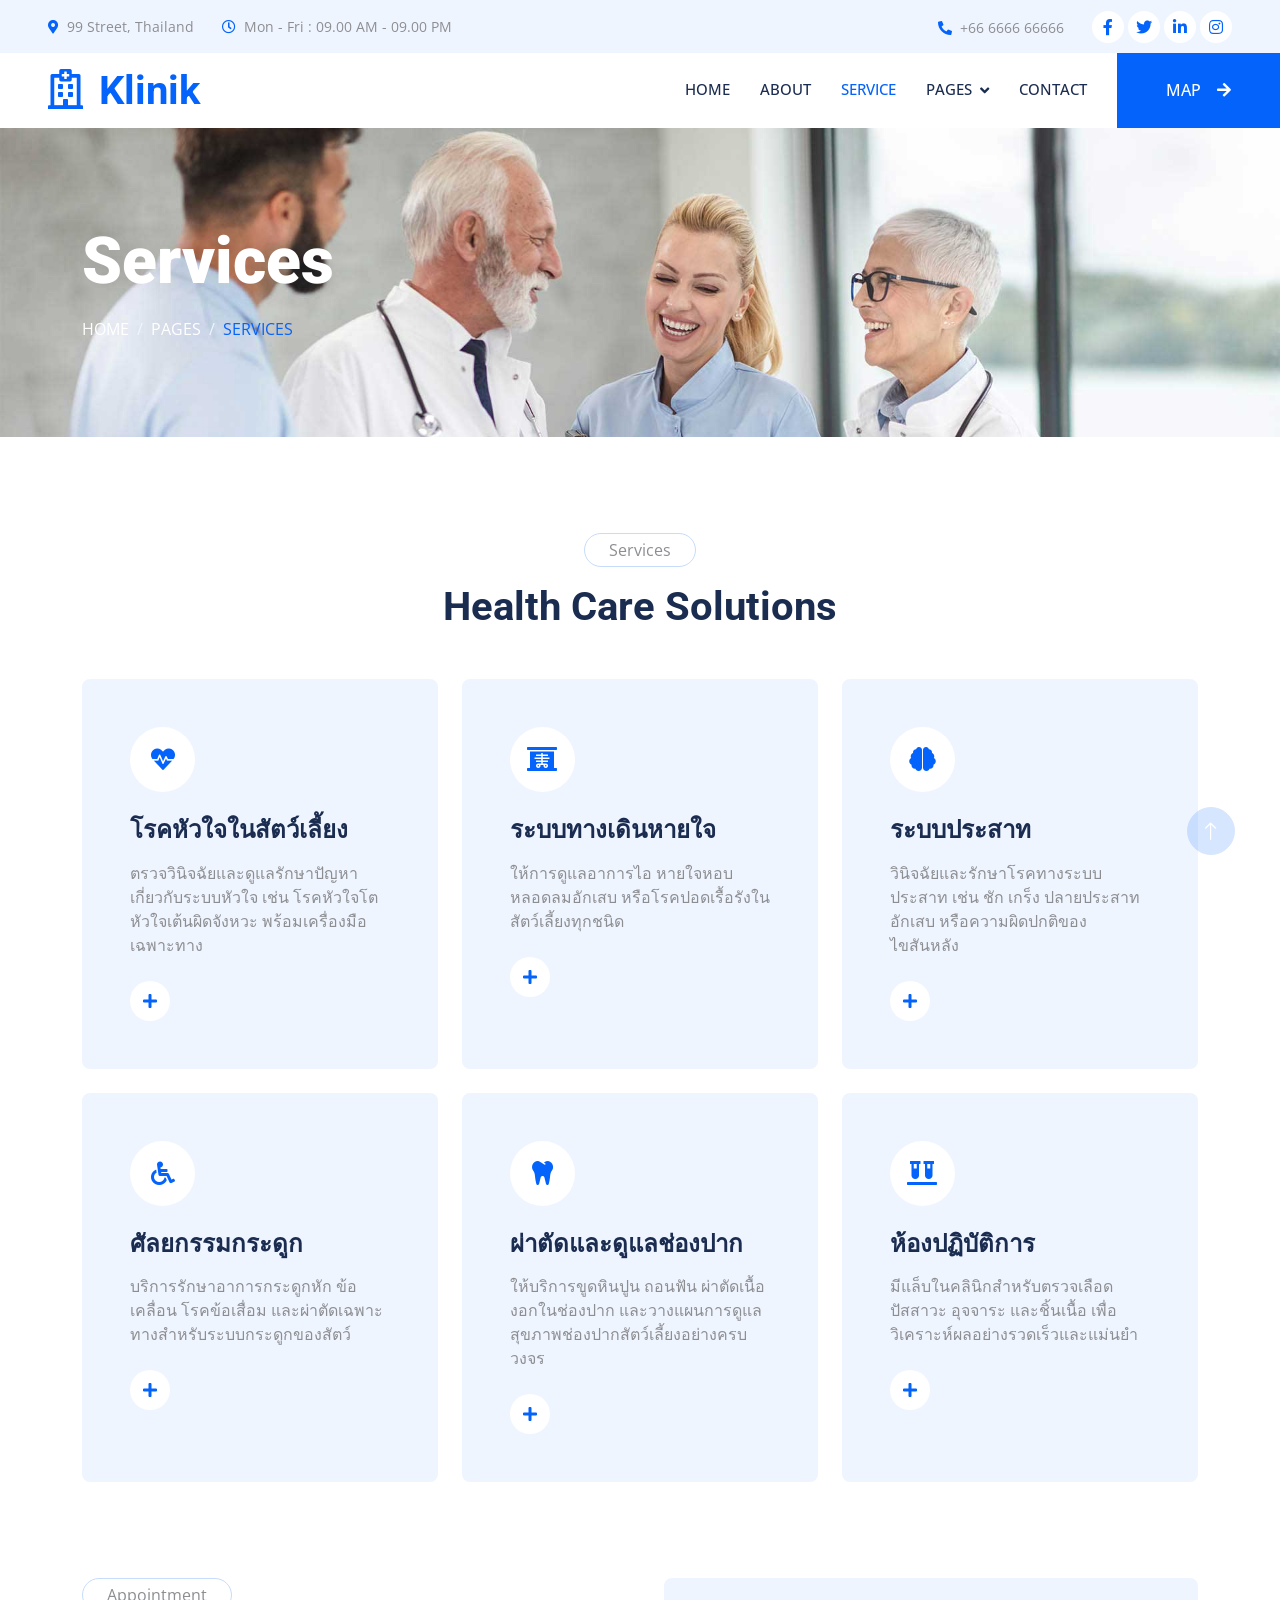
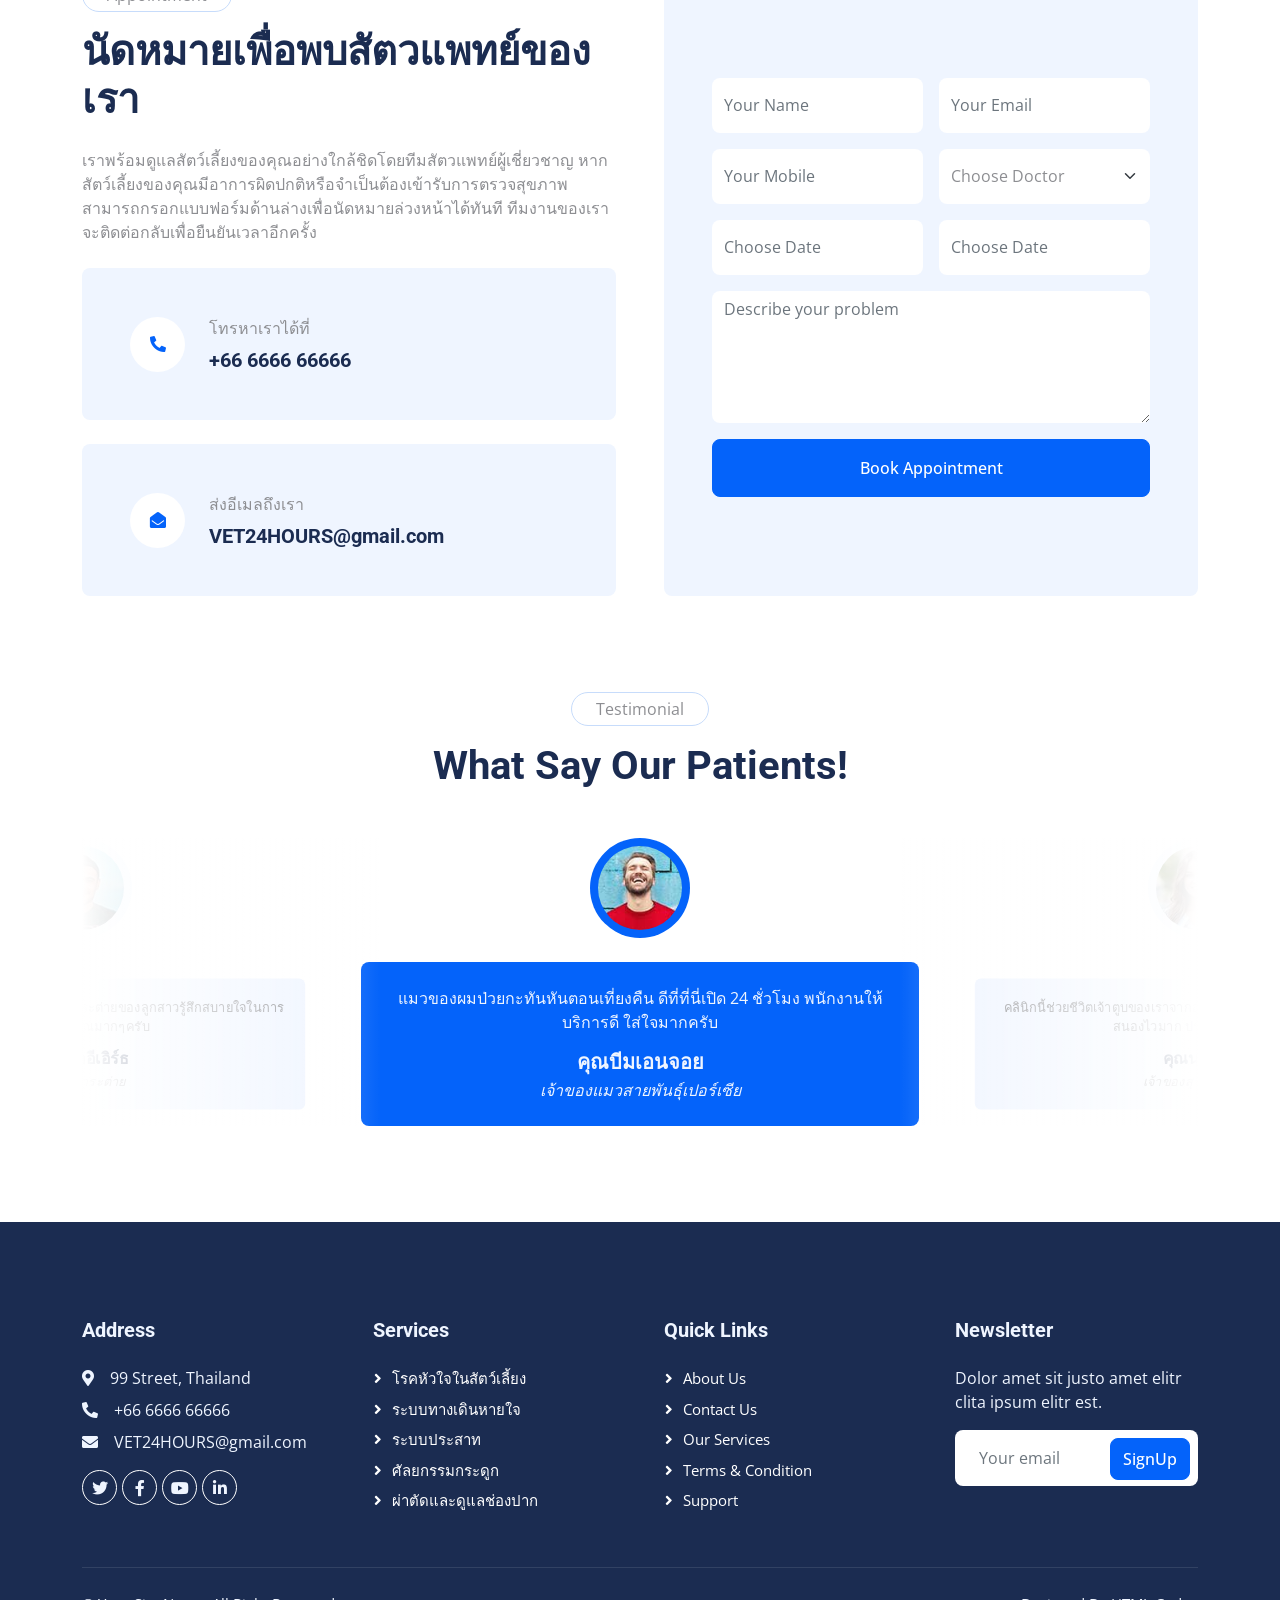
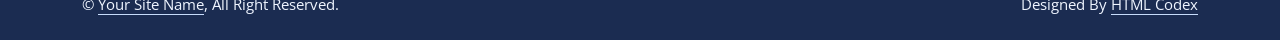
<file: html/service.html>
<!DOCTYPE html>
<html lang="en">

<head>
    <meta charset="utf-8">
    <title>Klinik - Clinic Website Template</title>
    <meta content="width=device-width, initial-scale=1.0" name="viewport">
    <meta content="" name="keywords">
    <meta content="" name="description">

    <!-- Favicon -->
    <link href="img/favicon.ico" rel="icon">

    <!-- Google Web Fonts -->
    <link rel="preconnect" href="https://fonts.googleapis.com">
    <link rel="preconnect" href="https://fonts.gstatic.com" crossorigin>
    <link href="https://fonts.googleapis.com/css2?family=Open+Sans:wght@400;500&family=Roboto:wght@500;700;900&display=swap" rel="stylesheet"> 

    <!-- Icon Font Stylesheet -->
    <link href="https://cdnjs.cloudflare.com/ajax/libs/font-awesome/5.10.0/css/all.min.css" rel="stylesheet">
    <link href="https://cdn.jsdelivr.net/npm/bootstrap-icons@1.4.1/font/bootstrap-icons.css" rel="stylesheet">

    <!-- Libraries Stylesheet -->
    <link href="../lib/animate/animate.min.css" rel="stylesheet">
    <link href="../lib/owlcarousel/assets/owl.carousel.min.css" rel="stylesheet">
    <link href="../lib/tempusdominus/css/tempusdominus-bootstrap-4.min.css" rel="stylesheet" />

    <!-- Customized Bootstrap Stylesheet -->
    <link href="../css/bootstrap.min.css" rel="stylesheet">

    <!-- Template Stylesheet -->
    <link href="../css/styleWebpage.css" rel="stylesheet">
</head>

<body>
    <!-- Spinner Start -->
    <div id="spinner" class="show bg-white position-fixed translate-middle w-100 vh-100 top-50 start-50 d-flex align-items-center justify-content-center">
        <div class="spinner-grow text-primary" style="width: 3rem; height: 3rem;" role="status">
            <span class="sr-only">Loading...</span>
        </div>
    </div>
    <!-- Spinner End -->


    <!-- Topbar Start -->
    <div class="container-fluid bg-light p-0 wow fadeIn" data-wow-delay="0.1s">
        <div class="row gx-0 d-none d-lg-flex">
            <div class="col-lg-7 px-5 text-start">
                <div class="h-100 d-inline-flex align-items-center py-3 me-4">
                    <small class="fa fa-map-marker-alt text-primary me-2"></small>
                    <small>99 Street, Thailand</small>
                </div>
                <div class="h-100 d-inline-flex align-items-center py-3">
                    <small class="far fa-clock text-primary me-2"></small>
                    <small>Mon - Fri : 09.00 AM - 09.00 PM</small>
                </div>
            </div>
            <div class="col-lg-5 px-5 text-end">
                <div class="h-100 d-inline-flex align-items-center py-3 me-4">
                    <small class="fa fa-phone-alt text-primary me-2"></small>
                    <small>+66 6666 66666</small>
                </div>
                <div class="h-100 d-inline-flex align-items-center">
                    <a class="btn btn-sm-square rounded-circle bg-white text-primary me-1" href=""><i class="fab fa-facebook-f"></i></a>
                    <a class="btn btn-sm-square rounded-circle bg-white text-primary me-1" href=""><i class="fab fa-twitter"></i></a>
                    <a class="btn btn-sm-square rounded-circle bg-white text-primary me-1" href=""><i class="fab fa-linkedin-in"></i></a>
                    <a class="btn btn-sm-square rounded-circle bg-white text-primary me-0" href=""><i class="fab fa-instagram"></i></a>
                </div>
            </div>
        </div>
    </div>
    <!-- Topbar End -->


    <!-- Navbar Start -->
    <nav class="navbar navbar-expand-lg bg-white navbar-light sticky-top p-0 wow fadeIn" data-wow-delay="0.1s">
        <a href="firstpage.html" class="navbar-brand d-flex align-items-center px-4 px-lg-5">
            <h1 class="m-0 text-primary"><i class="far fa-hospital me-3"></i>Klinik</h1>
        </a>
        <button type="button" class="navbar-toggler me-4" data-bs-toggle="collapse" data-bs-target="#navbarCollapse">
            <span class="navbar-toggler-icon"></span>
        </button>
        <div class="collapse navbar-collapse" id="navbarCollapse">
            <div class="navbar-nav ms-auto p-4 p-lg-0">
                <a href="firstpage.html" class="nav-item nav-link">Home</a>
                <a href="about.html" class="nav-item nav-link">About</a>
                <a href="service.html" class="nav-item nav-link active">Service</a>
                <div class="nav-item dropdown">
                    <a href="#" class="nav-link dropdown-toggle" data-bs-toggle="dropdown">Pages</a>
                    <div class="dropdown-menu rounded-0 rounded-bottom m-0">
                        <a href="feature.html" class="dropdown-item">Feature</a>
                        <a href="team.html" class="dropdown-item">Our Doctor</a>
                        <a href="appointment.html" class="dropdown-item">Appointment</a>
                        <a href="testimonial.html" class="dropdown-item">Testimonial</a>
                    </div>
                </div>
                <a href="contact.html" class="nav-item nav-link">Contact</a>
            </div>
            <a href="index.html" class="btn btn-primary rounded-0 py-4 px-lg-5 d-none d-lg-block">MAP<i class="fa fa-arrow-right ms-3"></i></a>
        </div>
    </nav>
    <!-- Navbar End -->


    <!-- Page Header Start -->
    <div class="container-fluid page-header py-5 mb-5 wow fadeIn" data-wow-delay="0.1s">
        <div class="container py-5">
            <h1 class="display-3 text-white mb-3 animated slideInDown">Services</h1>
            <nav aria-label="breadcrumb animated slideInDown">
                <ol class="breadcrumb text-uppercase mb-0">
                    <li class="breadcrumb-item"><a class="text-white" href="#">Home</a></li>
                    <li class="breadcrumb-item"><a class="text-white" href="#">Pages</a></li>
                    <li class="breadcrumb-item text-primary active" aria-current="page">Services</li>
                </ol>
            </nav>
        </div>
    </div>
    <!-- Page Header End -->


    <!-- Service Start -->
    <div class="container-xxl py-5">
        <div class="container">
            <div class="text-center mx-auto mb-5 wow fadeInUp" data-wow-delay="0.1s" style="max-width: 600px;">
                <p class="d-inline-block border rounded-pill py-1 px-4">Services</p>
                <h1>Health Care Solutions</h1>
            </div>
            <div class="row g-4">
                <div class="col-lg-4 col-md-6 wow fadeInUp" data-wow-delay="0.1s">
                    <div class="service-item bg-light rounded h-100 p-5">
                        <div class="d-inline-flex align-items-center justify-content-center bg-white rounded-circle mb-4" style="width: 65px; height: 65px;">
                            <i class="fa fa-heartbeat text-primary fs-4"></i>
                        </div>
                        <h4 class="mb-3">โรคหัวใจในสัตว์เลี้ยง</h4>
                        <p class="mb-4">ตรวจวินิจฉัยและดูแลรักษาปัญหาเกี่ยวกับระบบหัวใจ เช่น โรคหัวใจโต หัวใจเต้นผิดจังหวะ พร้อมเครื่องมือเฉพาะทาง</p>
                        <a class="btn" href=""><i class="fa fa-plus text-primary me-3"></i>Read More</a>
                    </div>
                </div>
                <div class="col-lg-4 col-md-6 wow fadeInUp" data-wow-delay="0.3s">
                    <div class="service-item bg-light rounded h-100 p-5">
                        <div class="d-inline-flex align-items-center justify-content-center bg-white rounded-circle mb-4" style="width: 65px; height: 65px;">
                            <i class="fa fa-x-ray text-primary fs-4"></i>
                        </div>
                        <h4 class="mb-3">ระบบทางเดินหายใจ</h4>
                        <p class="mb-4">ให้การดูแลอาการไอ หายใจหอบ หลอดลมอักเสบ หรือโรคปอดเรื้อรังในสัตว์เลี้ยงทุกชนิด</p>
                        <a class="btn" href=""><i class="fa fa-plus text-primary me-3"></i>Read More</a>
                    </div>
                </div>
                <div class="col-lg-4 col-md-6 wow fadeInUp" data-wow-delay="0.5s">
                    <div class="service-item bg-light rounded h-100 p-5">
                        <div class="d-inline-flex align-items-center justify-content-center bg-white rounded-circle mb-4" style="width: 65px; height: 65px;">
                            <i class="fa fa-brain text-primary fs-4"></i>
                        </div>
                        <h4 class="mb-3">ระบบประสาท</h4>
                        <p class="mb-4">วินิจฉัยและรักษาโรคทางระบบประสาท เช่น ชัก เกร็ง ปลายประสาทอักเสบ หรือความผิดปกติของไขสันหลัง</p>
                        <a class="btn" href=""><i class="fa fa-plus text-primary me-3"></i>Read More</a>
                    </div>
                </div>
                <div class="col-lg-4 col-md-6 wow fadeInUp" data-wow-delay="0.1s">
                    <div class="service-item bg-light rounded h-100 p-5">
                        <div class="d-inline-flex align-items-center justify-content-center bg-white rounded-circle mb-4" style="width: 65px; height: 65px;">
                            <i class="fa fa-wheelchair text-primary fs-4"></i>
                        </div>
                        <h4 class="mb-3">ศัลยกรรมกระดูก</h4>
                        <p class="mb-4">บริการรักษาอาการกระดูกหัก ข้อเคลื่อน โรคข้อเสื่อม และผ่าตัดเฉพาะทางสำหรับระบบกระดูกของสัตว์</p>
                        <a class="btn" href=""><i class="fa fa-plus text-primary me-3"></i>Read More</a>
                    </div>
                </div>
                <div class="col-lg-4 col-md-6 wow fadeInUp" data-wow-delay="0.3s">
                    <div class="service-item bg-light rounded h-100 p-5">
                        <div class="d-inline-flex align-items-center justify-content-center bg-white rounded-circle mb-4" style="width: 65px; height: 65px;">
                            <i class="fa fa-tooth text-primary fs-4"></i>
                        </div>
                        <h4 class="mb-3">ผ่าตัดและดูแลช่องปาก</h4>
                        <p class="mb-4">ให้บริการขูดหินปูน ถอนฟัน ผ่าตัดเนื้องอกในช่องปาก และวางแผนการดูแลสุขภาพช่องปากสัตว์เลี้ยงอย่างครบวงจร</p>
                        <a class="btn" href=""><i class="fa fa-plus text-primary me-3"></i>Read More</a>
                    </div>
                </div>
                <div class="col-lg-4 col-md-6 wow fadeInUp" data-wow-delay="0.5s">
                    <div class="service-item bg-light rounded h-100 p-5">
                        <div class="d-inline-flex align-items-center justify-content-center bg-white rounded-circle mb-4" style="width: 65px; height: 65px;">
                            <i class="fa fa-vials text-primary fs-4"></i>
                        </div>
                        <h4 class="mb-3">ห้องปฏิบัติการ</h4>
                        <p class="mb-4">มีแล็บในคลินิกสำหรับตรวจเลือด ปัสสาวะ อุจจาระ และชิ้นเนื้อ เพื่อวิเคราะห์ผลอย่างรวดเร็วและแม่นยำ</p>
                        <a class="btn" href=""><i class="fa fa-plus text-primary me-3"></i>Read More</a>
                    </div>
                </div>
            </div>
        </div>
    </div>
    <!-- Service End -->


    <!-- Appointment Start -->
    <div class="container-xxl py-5">
        <div class="container">
            <div class="row g-5">
                <div class="col-lg-6 wow fadeInUp" data-wow-delay="0.1s">
                    <p class="d-inline-block border rounded-pill py-1 px-4">Appointment</p>
                    <h1 class="mb-4">นัดหมายเพื่อพบสัตวแพทย์ของเรา</h1>
                    <p class="mb-4">เราพร้อมดูแลสัตว์เลี้ยงของคุณอย่างใกล้ชิดโดยทีมสัตวแพทย์ผู้เชี่ยวชาญ หากสัตว์เลี้ยงของคุณมีอาการผิดปกติหรือจำเป็นต้องเข้ารับการตรวจสุขภาพ สามารถกรอกแบบฟอร์มด้านล่างเพื่อนัดหมายล่วงหน้าได้ทันที ทีมงานของเราจะติดต่อกลับเพื่อยืนยันเวลาอีกครั้ง</p>
                    <div class="bg-light rounded d-flex align-items-center p-5 mb-4">
                        <div class="d-flex flex-shrink-0 align-items-center justify-content-center rounded-circle bg-white" style="width: 55px; height: 55px;">
                            <i class="fa fa-phone-alt text-primary"></i>
                        </div>
                        <div class="ms-4">
                            <p class="mb-2">โทรหาเราได้ที่</p>
                            <h5 class="mb-0">+66 6666 66666</h5>
                        </div>
                    </div>
                    <div class="bg-light rounded d-flex align-items-center p-5">
                        <div class="d-flex flex-shrink-0 align-items-center justify-content-center rounded-circle bg-white" style="width: 55px; height: 55px;">
                            <i class="fa fa-envelope-open text-primary"></i>
                        </div>
                        <div class="ms-4">
                            <p class="mb-2">ส่งอีเมลถึงเรา</p>
                            <h5 class="mb-0">VET24HOURS@gmail.com</h5>
                        </div>
                    </div>
                </div>
                <div class="col-lg-6 wow fadeInUp" data-wow-delay="0.5s">
                    <div class="bg-light rounded h-100 d-flex align-items-center p-5">
                        <form>
                            <div class="row g-3">
                                <div class="col-12 col-sm-6">
                                    <input type="text" class="form-control border-0" placeholder="Your Name" style="height: 55px;">
                                </div>
                                <div class="col-12 col-sm-6">
                                    <input type="email" class="form-control border-0" placeholder="Your Email" style="height: 55px;">
                                </div>
                                <div class="col-12 col-sm-6">
                                    <input type="text" class="form-control border-0" placeholder="Your Mobile" style="height: 55px;">
                                </div>
                                <div class="col-12 col-sm-6">
                                    <select class="form-select border-0" style="height: 55px;">
                                        <option selected>Choose Doctor</option>
                                        <option value="1">Jessica Trophy</option>
                                        <option value="2">Daniel Tyson</option>
                                        <option value="3">Jonathan Doe</option>
                                    </select>
                                </div>
                                <div class="col-12 col-sm-6">
                                    <div class="date" id="date" data-target-input="nearest">
                                        <input type="text"
                                            class="form-control border-0 datetimepicker-input"
                                            placeholder="Choose Date" data-target="#date" data-toggle="datetimepicker" style="height: 55px;">
                                    </div>
                                </div>
                                <div class="col-12 col-sm-6">
                                    <div class="time" id="time" data-target-input="nearest">
                                        <input type="text"
                                            class="form-control border-0 datetimepicker-input"
                                            placeholder="Choose Date" data-target="#time" data-toggle="datetimepicker" style="height: 55px;">
                                    </div>
                                </div>
                                <div class="col-12">
                                    <textarea class="form-control border-0" rows="5" placeholder="Describe your problem"></textarea>
                                </div>
                                <div class="col-12">
                                    <button class="btn btn-primary w-100 py-3" type="submit">Book Appointment</button>
                                </div>
                            </div>
                        </form>
                    </div>
                </div>
            </div>
        </div>
    </div>
    <!-- Appointment End -->


    <!-- Testimonial Start -->
    <div class="container-xxl py-5">
        <div class="container">
            <div class="text-center mx-auto mb-5 wow fadeInUp" data-wow-delay="0.1s" style="max-width: 600px;">
                <p class="d-inline-block border rounded-pill py-1 px-4">Testimonial</p>
                <h1>What Say Our Patients!</h1>
            </div>
            <div class="owl-carousel testimonial-carousel wow fadeInUp" data-wow-delay="0.1s">
                <div class="testimonial-item text-center">
                    <img class="img-fluid bg-light rounded-circle p-2 mx-auto mb-4" src="../img/imgwebpage/testimonial-2.jpg" style="width: 100px; height: 100px;">
                    <div class="testimonial-text rounded text-center p-4">
                        <p>แมวของผมป่วยกะทันหันตอนเที่ยงคืน ดีที่ที่นี่เปิด 24 ชั่วโมง พนักงานให้บริการดี ใส่ใจมากครับ</p>
                        <h5 class="mb-1">คุณบีมเอนจอย</h5>
                        <span class="fst-italic">เจ้าของแมวสายพันธุ์เปอร์เซีย</span>
                    </div>
                </div>
                <div class="testimonial-item text-center">
                    <img class="img-fluid bg-light rounded-circle p-2 mx-auto mb-4" src="../img/imgwebpage/testimonial-1.jpg" style="width: 100px; height: 100px;">
                    <div class="testimonial-text rounded text-center p-4">
                        <p>คลินิกนี้ช่วยชีวิตเจ้าตูบของเราจากอาการชักกลางดึก ทีมสัตวแพทย์ตอบสนองไวมาก ประทับใจสุด ๆ ค่ะ</p>
                        <h5 class="mb-1">คุณนุ่นนิ่น</h5>
                        <span class="fst-italic">เจ้าของสุนัขพันธุ์ชิสุ</span>
                    </div>
                </div>
                <div class="testimonial-item text-center">
                    <img class="img-fluid bg-light rounded-circle p-2 mx-auto mb-4" src="../img/imgwebpage/testimonial-3.jpg" style="width: 100px; height: 100px;">
                    <div class="testimonial-text rounded text-center p-4">
                        <p>ทีมคุณหมอมืออาชีพและใจดี ทำให้กระต่ายของลูกสาวรู้สึกสบายใจในการรักษา ขอบคุณมากๆครับ</p>
                        <h5 class="mb-1">คุณเอ้กอีเอิร์ธ</h5>
                        <span class="fst-italic">เจ้าของกระต่าย</span>
                    </div>
                </div>
            </div>
        </div>
    </div>
    <!-- Testimonial End -->
        

    <!-- Footer Start -->
    <div class="container-fluid bg-dark text-light footer mt-5 pt-5 wow fadeIn" data-wow-delay="0.1s">
        <div class="container py-5">
            <div class="row g-5">
                <div class="col-lg-3 col-md-6">
                    <h5 class="text-light mb-4">Address</h5>
                    <p class="mb-2"><i class="fa fa-map-marker-alt me-3"></i>99 Street, Thailand</p>
                    <p class="mb-2"><i class="fa fa-phone-alt me-3"></i>+66 6666 66666</p>
                    <p class="mb-2"><i class="fa fa-envelope me-3"></i>VET24HOURS@gmail.com</p>
                    <div class="d-flex pt-2">
                        <a class="btn btn-outline-light btn-social rounded-circle" href=""><i class="fab fa-twitter"></i></a>
                        <a class="btn btn-outline-light btn-social rounded-circle" href=""><i class="fab fa-facebook-f"></i></a>
                        <a class="btn btn-outline-light btn-social rounded-circle" href=""><i class="fab fa-youtube"></i></a>
                        <a class="btn btn-outline-light btn-social rounded-circle" href=""><i class="fab fa-linkedin-in"></i></a>
                    </div>
                </div>
                <div class="col-lg-3 col-md-6">
                    <h5 class="text-light mb-4">Services</h5>
                    <a class="btn btn-link" href="">โรคหัวใจในสัตว์เลี้ยง</a>
                    <a class="btn btn-link" href="">ระบบทางเดินหายใจ</a>
                    <a class="btn btn-link" href="">ระบบประสาท</a>
                    <a class="btn btn-link" href="">ศัลยกรรมกระดูก</a>
                    <a class="btn btn-link" href="">ผ่าตัดและดูแลช่องปาก</a>
                </div>
                <div class="col-lg-3 col-md-6">
                    <h5 class="text-light mb-4">Quick Links</h5>
                    <a class="btn btn-link" href="">About Us</a>
                    <a class="btn btn-link" href="">Contact Us</a>
                    <a class="btn btn-link" href="">Our Services</a>
                    <a class="btn btn-link" href="">Terms & Condition</a>
                    <a class="btn btn-link" href="">Support</a>
                </div>
                <div class="col-lg-3 col-md-6">
                    <h5 class="text-light mb-4">Newsletter</h5>
                    <p>Dolor amet sit justo amet elitr clita ipsum elitr est.</p>
                    <div class="position-relative mx-auto" style="max-width: 400px;">
                        <input class="form-control border-0 w-100 py-3 ps-4 pe-5" type="text" placeholder="Your email">
                        <button type="button" class="btn btn-primary py-2 position-absolute top-0 end-0 mt-2 me-2">SignUp</button>
                    </div>
                </div>
            </div>
        </div>
        <div class="container">
            <div class="copyright">
                <div class="row">
                    <div class="col-md-6 text-center text-md-start mb-3 mb-md-0">
                        &copy; <a class="border-bottom" href="#">Your Site Name</a>, All Right Reserved.
                    </div>
                    <div class="col-md-6 text-center text-md-end">
                        <!--/*** This template is free as long as you keep the footer author’s credit link/attribution link/backlink. If you'd like to use the template without the footer author’s credit link/attribution link/backlink, you can purchase the Credit Removal License from "https://htmlcodex.com/credit-removal". Thank you for your support. ***/-->
                        Designed By <a class="border-bottom" href="https://htmlcodex.com">HTML Codex</a>
                    </div>
                </div>
            </div>
        </div>
    </div>
    <!-- Footer End -->


    <!-- Back to Top -->
    <a href="#" class="btn btn-lg btn-primary btn-lg-square rounded-circle back-to-top"><i class="bi bi-arrow-up"></i></a>


    <!-- JavaScript Libraries -->
    <script src="https://code.jquery.com/jquery-3.4.1.min.js"></script>
    <script src="https://cdn.jsdelivr.net/npm/bootstrap@5.0.0/dist/js/bootstrap.bundle.min.js"></script>
    <script src="../lib/wow/wow.min.js"></script>
    <script src="../lib/easing/easing.min.js"></script>
    <script src="../lib/waypoints/waypoints.min.js"></script>
    <script src="../lib/counterup/counterup.min.js"></script>
    <script src="../lib/owlcarousel/owl.carousel.min.js"></script>
    <script src="../lib/tempusdominus/js/moment.min.js"></script>
    <script src="../lib/tempusdominus/js/moment-timezone.min.js"></script>
    <script src="../lib/tempusdominus/js/tempusdominus-bootstrap-4.min.js"></script>

    <!-- Template Javascript -->
    <script src="../js/main2.js"></script>
</body>

</html>
</file>
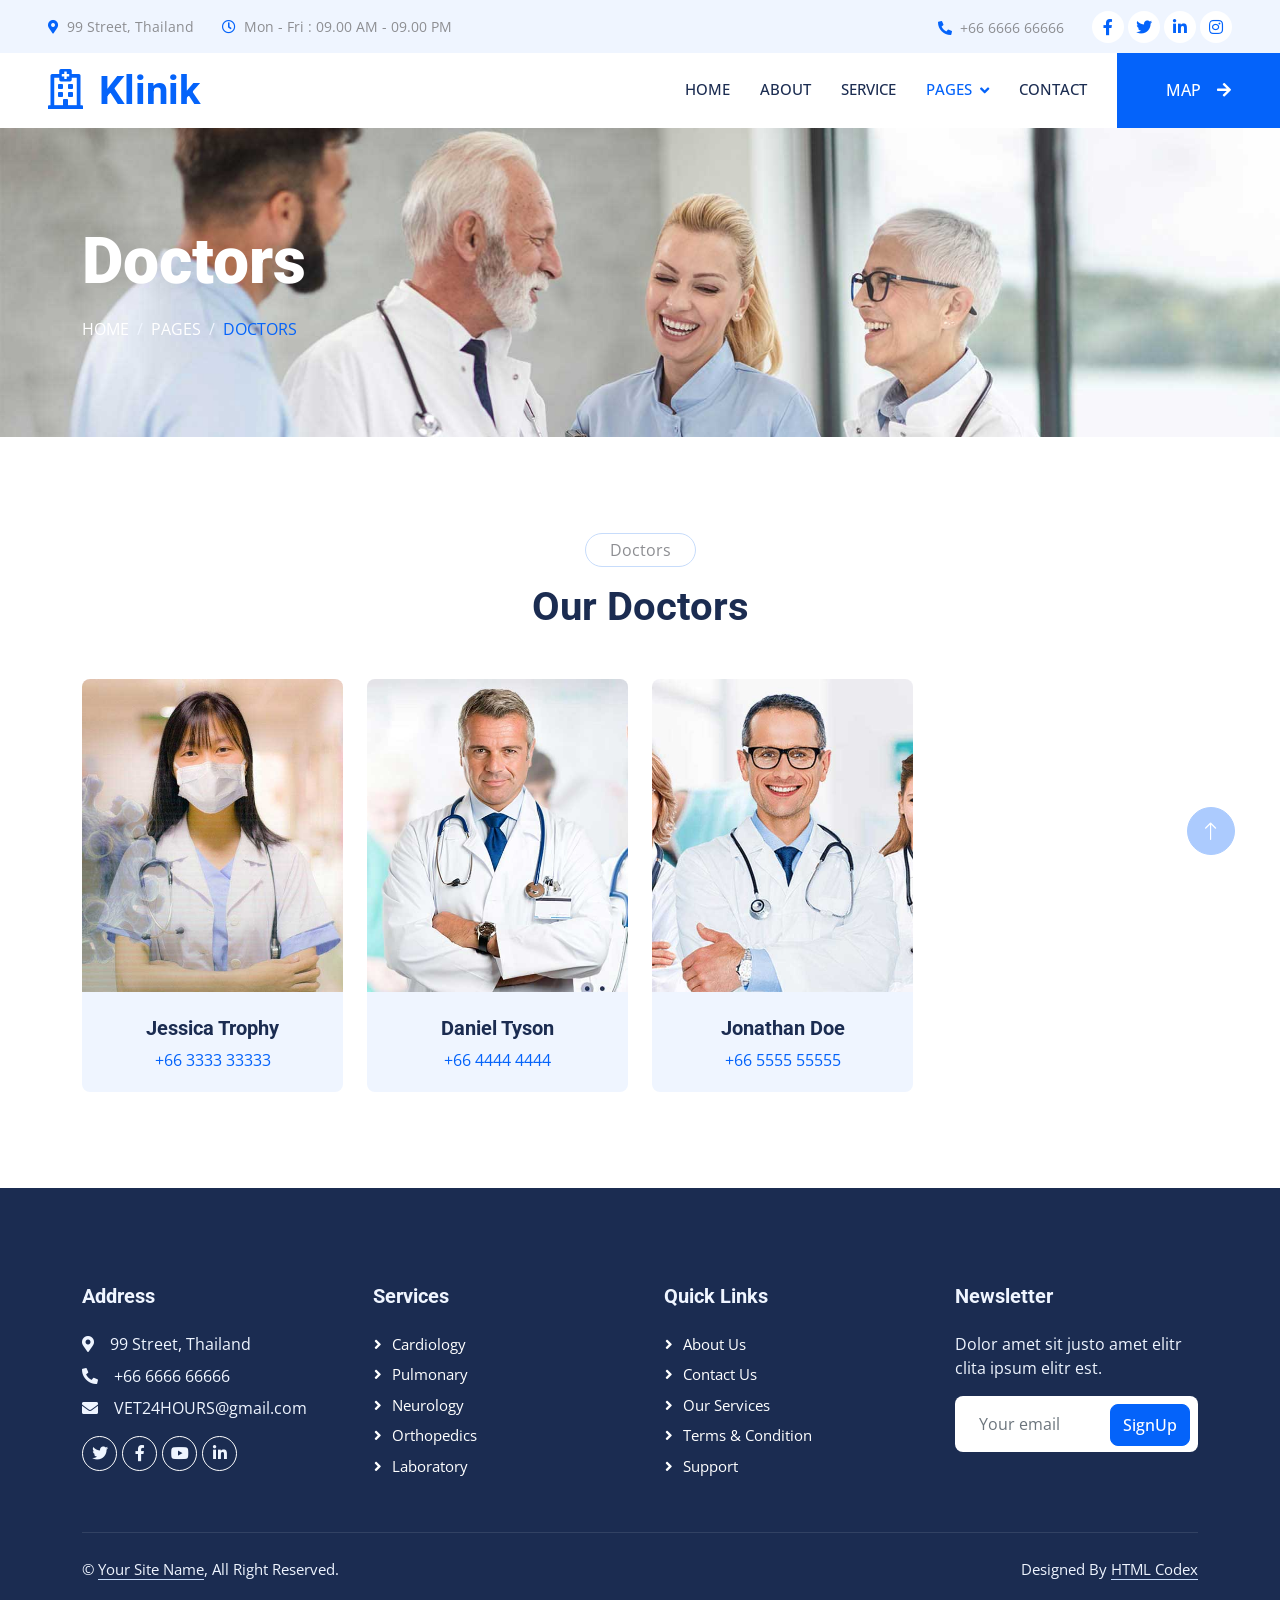
<file: html/team.html>
<!DOCTYPE html>
<html lang="en">

<head>
    <meta charset="utf-8">
    <title>Klinik - Clinic Website Template</title>
    <meta content="width=device-width, initial-scale=1.0" name="viewport">
    <meta content="" name="keywords">
    <meta content="" name="description">

    <!-- Favicon -->
    <link href="img/favicon.ico" rel="icon">

    <!-- Google Web Fonts -->
    <link rel="preconnect" href="https://fonts.googleapis.com">
    <link rel="preconnect" href="https://fonts.gstatic.com" crossorigin>
    <link href="https://fonts.googleapis.com/css2?family=Open+Sans:wght@400;500&family=Roboto:wght@500;700;900&display=swap" rel="stylesheet"> 

    <!-- Icon Font Stylesheet -->
    <link href="https://cdnjs.cloudflare.com/ajax/libs/font-awesome/5.10.0/css/all.min.css" rel="stylesheet">
    <link href="https://cdn.jsdelivr.net/npm/bootstrap-icons@1.4.1/font/bootstrap-icons.css" rel="stylesheet">

    <!-- Libraries Stylesheet -->
    <link href="../lib/animate/animate.min.css" rel="stylesheet">
    <link href="../lib/owlcarousel/assets/owl.carousel.min.css" rel="stylesheet">
    <link href="../lib/tempusdominus/css/tempusdominus-bootstrap-4.min.css" rel="stylesheet" />

    <!-- Customized Bootstrap Stylesheet -->
    <link href="../css/bootstrap.min.css" rel="stylesheet">

    <!-- Template Stylesheet -->
    <link href="../css/styleWebpage.css" rel="stylesheet">
</head>

<body>
    <!-- Spinner Start -->
    <div id="spinner" class="show bg-white position-fixed translate-middle w-100 vh-100 top-50 start-50 d-flex align-items-center justify-content-center">
        <div class="spinner-grow text-primary" style="width: 3rem; height: 3rem;" role="status">
            <span class="sr-only">Loading...</span>
        </div>
    </div>
    <!-- Spinner End -->


    <!-- Topbar Start -->
    <div class="container-fluid bg-light p-0 wow fadeIn" data-wow-delay="0.1s">
        <div class="row gx-0 d-none d-lg-flex">
            <div class="col-lg-7 px-5 text-start">
                <div class="h-100 d-inline-flex align-items-center py-3 me-4">
                    <small class="fa fa-map-marker-alt text-primary me-2"></small>
                    <small>99 Street, Thailand</small>
                </div>
                <div class="h-100 d-inline-flex align-items-center py-3">
                    <small class="far fa-clock text-primary me-2"></small>
                    <small>Mon - Fri : 09.00 AM - 09.00 PM</small>
                </div>
            </div>
            <div class="col-lg-5 px-5 text-end">
                <div class="h-100 d-inline-flex align-items-center py-3 me-4">
                    <small class="fa fa-phone-alt text-primary me-2"></small>
                    <small>+66 6666 66666</small>
                </div>
                <div class="h-100 d-inline-flex align-items-center">
                    <a class="btn btn-sm-square rounded-circle bg-white text-primary me-1" href=""><i class="fab fa-facebook-f"></i></a>
                    <a class="btn btn-sm-square rounded-circle bg-white text-primary me-1" href=""><i class="fab fa-twitter"></i></a>
                    <a class="btn btn-sm-square rounded-circle bg-white text-primary me-1" href=""><i class="fab fa-linkedin-in"></i></a>
                    <a class="btn btn-sm-square rounded-circle bg-white text-primary me-0" href=""><i class="fab fa-instagram"></i></a>
                </div>
            </div>
        </div>
    </div>
    <!-- Topbar End -->


    <!-- Navbar Start -->
    <nav class="navbar navbar-expand-lg bg-white navbar-light sticky-top p-0 wow fadeIn" data-wow-delay="0.1s">
        <a href="firstpage.html" class="navbar-brand d-flex align-items-center px-4 px-lg-5">
            <h1 class="m-0 text-primary"><i class="far fa-hospital me-3"></i>Klinik</h1>
        </a>
        <button type="button" class="navbar-toggler me-4" data-bs-toggle="collapse" data-bs-target="#navbarCollapse">
            <span class="navbar-toggler-icon"></span>
        </button>
        <div class="collapse navbar-collapse" id="navbarCollapse">
            <div class="navbar-nav ms-auto p-4 p-lg-0">
                <a href="firstpage.html" class="nav-item nav-link">Home</a>
                <a href="about.html" class="nav-item nav-link">About</a>
                <a href="service.html" class="nav-item nav-link">Service</a>
                <div class="nav-item dropdown">
                    <a href="#" class="nav-link dropdown-toggle active" data-bs-toggle="dropdown">Pages</a>
                    <div class="dropdown-menu rounded-0 rounded-bottom m-0">
                        <a href="feature.html" class="dropdown-item">Feature</a>
                        <a href="team.html" class="dropdown-item active">Our Doctor</a>
                        <a href="appointment.html" class="dropdown-item">Appointment</a>
                        <a href="testimonial.html" class="dropdown-item">Testimonial</a>
                    </div>
                </div>
                <a href="contact.html" class="nav-item nav-link">Contact</a>
            </div>
            <a href="index.html" class="btn btn-primary rounded-0 py-4 px-lg-5 d-none d-lg-block">MAP<i class="fa fa-arrow-right ms-3"></i></a>
        </div>
    </nav>
    <!-- Navbar End -->


    <!-- Page Header Start -->
    <div class="container-fluid page-header py-5 mb-5 wow fadeIn" data-wow-delay="0.1s">
        <div class="container py-5">
            <h1 class="display-3 text-white mb-3 animated slideInDown">Doctors</h1>
            <nav aria-label="breadcrumb animated slideInDown">
                <ol class="breadcrumb text-uppercase mb-0">
                    <li class="breadcrumb-item"><a class="text-white" href="#">Home</a></li>
                    <li class="breadcrumb-item"><a class="text-white" href="#">Pages</a></li>
                    <li class="breadcrumb-item text-primary active" aria-current="page">Doctors</li>
                </ol>
            </nav>
        </div>
    </div>
    <!-- Page Header End -->


    <!-- Team Start -->
    <div class="container-xxl py-5">
        <div class="container">
            <div class="text-center mx-auto mb-5 wow fadeInUp" data-wow-delay="0.1s" style="max-width: 600px;">
                <p class="d-inline-block border rounded-pill py-1 px-4">Doctors</p>
                <h1>Our Doctors</h1>
            </div>
            <div class="row g-4">
                <div class="col-lg-3 col-md-6 wow fadeInUp" data-wow-delay="0.1s">
                    <div class="team-item position-relative rounded overflow-hidden">
                        <div class="overflow-hidden">
                            <img class="img-fluid" src="../img/imgwebpage/team-3.jpg" alt="">
                        </div>
                        <div class="team-text bg-light text-center p-4">
                            <h5>Jessica Trophy</h5>
                            <p class="text-primary">+66 3333 33333</p>
                            <div class="team-social text-center">
                                <a class="btn btn-square" href=""><i class="fab fa-facebook-f"></i></a>
                                <a class="btn btn-square" href=""><i class="fab fa-twitter"></i></a>
                                <a class="btn btn-square" href=""><i class="fab fa-instagram"></i></a>
                            </div>
                        </div>
                    </div>
                </div>
                <div class="col-lg-3 col-md-6 wow fadeInUp" data-wow-delay="0.3s">
                    <div class="team-item position-relative rounded overflow-hidden">
                        <div class="overflow-hidden">
                            <img class="img-fluid" src="../img/imgwebpage/team-2.jpg" alt="">
                        </div>
                        <div class="team-text bg-light text-center p-4">
                            <h5>Daniel Tyson</h5>
                            <p class="text-primary">+66 4444 4444</p>
                            <div class="team-social text-center">
                                <a class="btn btn-square" href=""><i class="fab fa-facebook-f"></i></a>
                                <a class="btn btn-square" href=""><i class="fab fa-twitter"></i></a>
                                <a class="btn btn-square" href=""><i class="fab fa-instagram"></i></a>
                            </div>
                        </div>
                    </div>
                </div>
                <div class="col-lg-3 col-md-6 wow fadeInUp" data-wow-delay="0.5s">
                    <div class="team-item position-relative rounded overflow-hidden">
                        <div class="overflow-hidden">
                            <img class="img-fluid" src="../img/imgwebpage/team-4.jpg" alt="">
                        </div>
                        <div class="team-text bg-light text-center p-4">
                            <h5>Jonathan Doe</h5>
                            <p class="text-primary">+66 5555 55555</p>
                            <div class="team-social text-center">
                                <a class="btn btn-square" href=""><i class="fab fa-facebook-f"></i></a>
                                <a class="btn btn-square" href=""><i class="fab fa-twitter"></i></a>
                                <a class="btn btn-square" href=""><i class="fab fa-instagram"></i></a>
                            </div>
                        </div>
                    </div>
                </div>
            </div>
        </div>
    </div>
    <!-- Team End -->
        

    <!-- Footer Start -->
    <div class="container-fluid bg-dark text-light footer mt-5 pt-5 wow fadeIn" data-wow-delay="0.1s">
        <div class="container py-5">
            <div class="row g-5">
                <div class="col-lg-3 col-md-6">
                    <h5 class="text-light mb-4">Address</h5>
                    <p class="mb-2"><i class="fa fa-map-marker-alt me-3"></i>99 Street, Thailand</p>
                    <p class="mb-2"><i class="fa fa-phone-alt me-3"></i>+66 6666 66666</p>
                    <p class="mb-2"><i class="fa fa-envelope me-3"></i>VET24HOURS@gmail.com</p>
                    <div class="d-flex pt-2">
                        <a class="btn btn-outline-light btn-social rounded-circle" href=""><i class="fab fa-twitter"></i></a>
                        <a class="btn btn-outline-light btn-social rounded-circle" href=""><i class="fab fa-facebook-f"></i></a>
                        <a class="btn btn-outline-light btn-social rounded-circle" href=""><i class="fab fa-youtube"></i></a>
                        <a class="btn btn-outline-light btn-social rounded-circle" href=""><i class="fab fa-linkedin-in"></i></a>
                    </div>
                </div>
                <div class="col-lg-3 col-md-6">
                    <h5 class="text-light mb-4">Services</h5>
                    <a class="btn btn-link" href="">Cardiology</a>
                    <a class="btn btn-link" href="">Pulmonary</a>
                    <a class="btn btn-link" href="">Neurology</a>
                    <a class="btn btn-link" href="">Orthopedics</a>
                    <a class="btn btn-link" href="">Laboratory</a>
                </div>
                <div class="col-lg-3 col-md-6">
                    <h5 class="text-light mb-4">Quick Links</h5>
                    <a class="btn btn-link" href="">About Us</a>
                    <a class="btn btn-link" href="">Contact Us</a>
                    <a class="btn btn-link" href="">Our Services</a>
                    <a class="btn btn-link" href="">Terms & Condition</a>
                    <a class="btn btn-link" href="">Support</a>
                </div>
                <div class="col-lg-3 col-md-6">
                    <h5 class="text-light mb-4">Newsletter</h5>
                    <p>Dolor amet sit justo amet elitr clita ipsum elitr est.</p>
                    <div class="position-relative mx-auto" style="max-width: 400px;">
                        <input class="form-control border-0 w-100 py-3 ps-4 pe-5" type="text" placeholder="Your email">
                        <button type="button" class="btn btn-primary py-2 position-absolute top-0 end-0 mt-2 me-2">SignUp</button>
                    </div>
                </div>
            </div>
        </div>
        <div class="container">
            <div class="copyright">
                <div class="row">
                    <div class="col-md-6 text-center text-md-start mb-3 mb-md-0">
                        &copy; <a class="border-bottom" href="#">Your Site Name</a>, All Right Reserved.
                    </div>
                    <div class="col-md-6 text-center text-md-end">
                        <!--/*** This template is free as long as you keep the footer author’s credit link/attribution link/backlink. If you'd like to use the template without the footer author’s credit link/attribution link/backlink, you can purchase the Credit Removal License from "https://htmlcodex.com/credit-removal". Thank you for your support. ***/-->
                        Designed By <a class="border-bottom" href="https://htmlcodex.com">HTML Codex</a>
                    </div>
                </div>
            </div>
        </div>
    </div>
    <!-- Footer End -->


    <!-- Back to Top -->
    <a href="#" class="btn btn-lg btn-primary btn-lg-square rounded-circle back-to-top"><i class="bi bi-arrow-up"></i></a>


    <!-- JavaScript Libraries -->
    <script src="https://code.jquery.com/jquery-3.4.1.min.js"></script>
    <script src="https://cdn.jsdelivr.net/npm/bootstrap@5.0.0/dist/js/bootstrap.bundle.min.js"></script>
    <script src="../lib/wow/wow.min.js"></script>
    <script src="../lib/easing/easing.min.js"></script>
    <script src="../lib/waypoints/waypoints.min.js"></script>
    <script src="../lib/counterup/counterup.min.js"></script>
    <script src="../lib/owlcarousel/owl.carousel.min.js"></script>
    <script src="../lib/tempusdominus/js/moment.min.js"></script>
    <script src="../lib/tempusdominus/js/moment-timezone.min.js"></script>
    <script src="../lib/tempusdominus/js/tempusdominus-bootstrap-4.min.js"></script>

    <!-- Template Javascript -->
    <script src="../js/main2.js"></script>
</body>

</html>
</file>
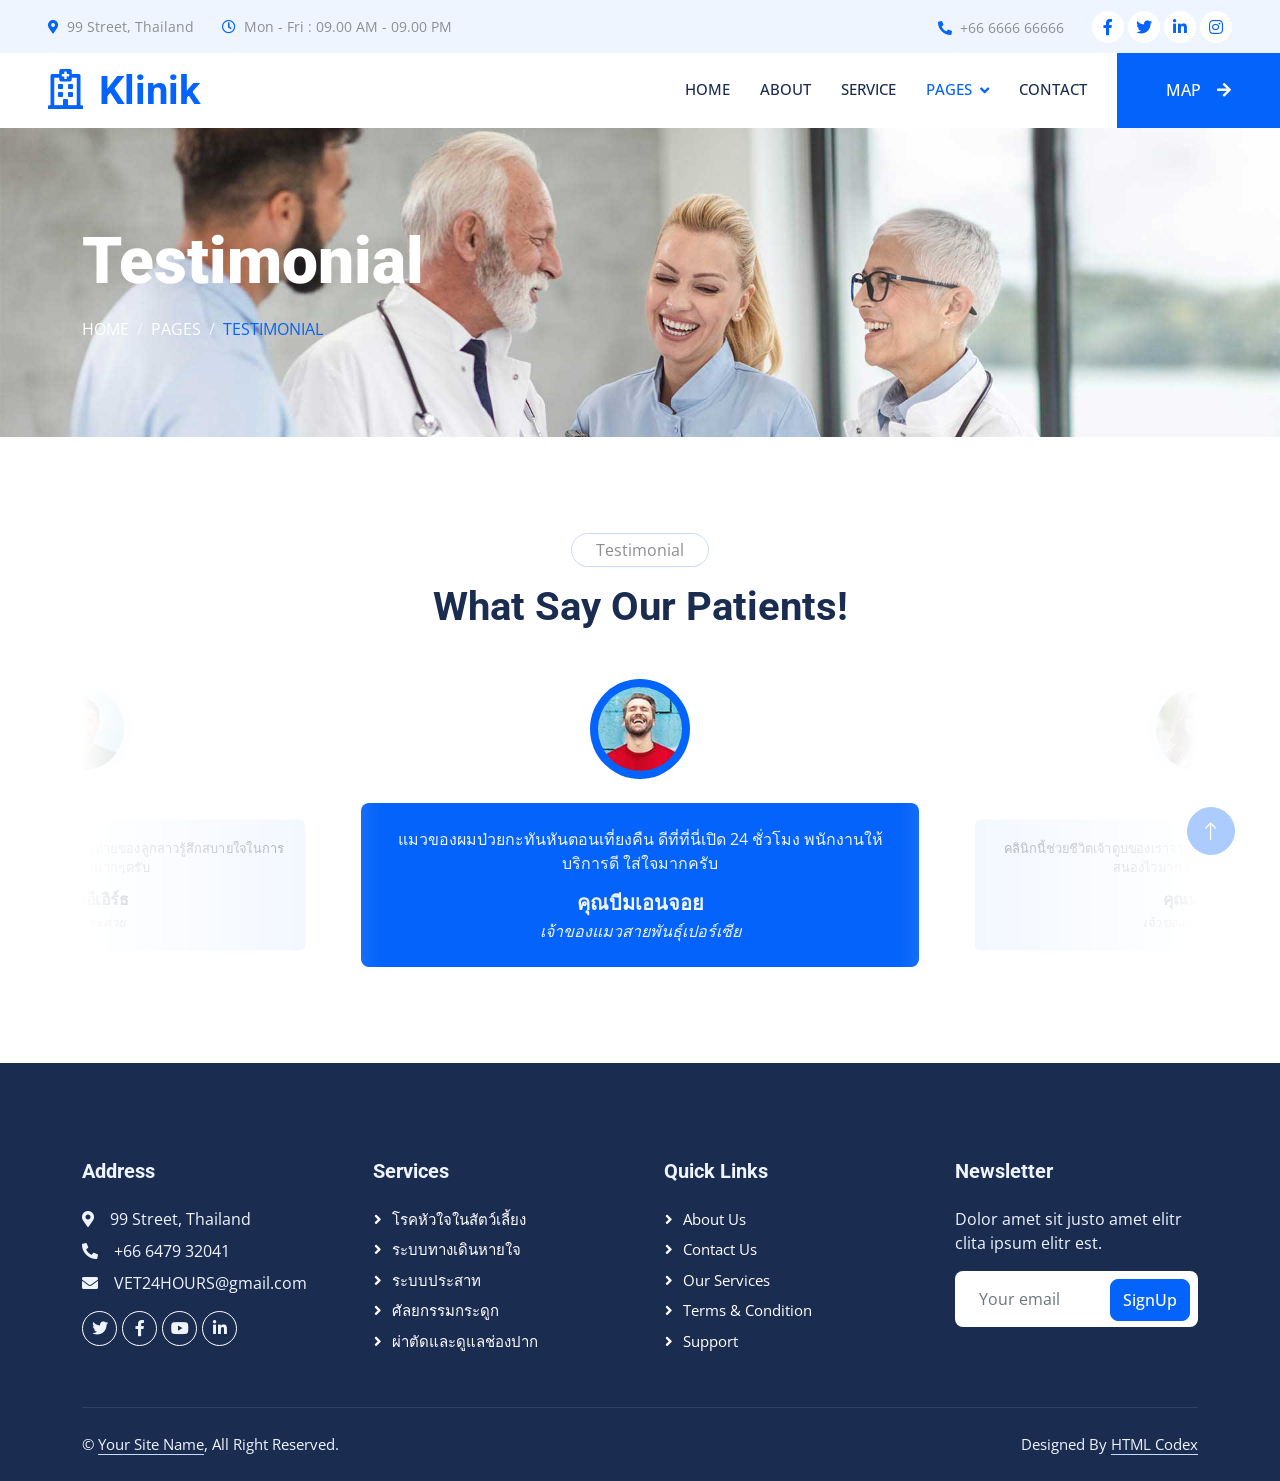
<file: html/testimonial.html>
<!DOCTYPE html>
<html lang="en">

<head>
    <meta charset="utf-8">
    <title>Klinik - Clinic Website Template</title>
    <meta content="width=device-width, initial-scale=1.0" name="viewport">
    <meta content="" name="keywords">
    <meta content="" name="description">

    <!-- Favicon -->
    <link href="img/favicon.ico" rel="icon">

    <!-- Google Web Fonts -->
    <link rel="preconnect" href="https://fonts.googleapis.com">
    <link rel="preconnect" href="https://fonts.gstatic.com" crossorigin>
    <link href="https://fonts.googleapis.com/css2?family=Open+Sans:wght@400;500&family=Roboto:wght@500;700;900&display=swap" rel="stylesheet"> 

    <!-- Icon Font Stylesheet -->
    <link href="https://cdnjs.cloudflare.com/ajax/libs/font-awesome/5.10.0/css/all.min.css" rel="stylesheet">
    <link href="https://cdn.jsdelivr.net/npm/bootstrap-icons@1.4.1/font/bootstrap-icons.css" rel="stylesheet">

    <!-- Libraries Stylesheet -->
    <link href="../lib/animate/animate.min.css" rel="stylesheet">
    <link href="../lib/owlcarousel/assets/owl.carousel.min.css" rel="stylesheet">
    <link href="../lib/tempusdominus/css/tempusdominus-bootstrap-4.min.css" rel="stylesheet" />

    <!-- Customized Bootstrap Stylesheet -->
    <link href="../css/bootstrap.min.css" rel="stylesheet">

    <!-- Template Stylesheet -->
    <link href="/css/styleWebpage.css" rel="stylesheet">
</head>

<body>
    <!-- Spinner Start -->
    <div id="spinner" class="show bg-white position-fixed translate-middle w-100 vh-100 top-50 start-50 d-flex align-items-center justify-content-center">
        <div class="spinner-grow text-primary" style="width: 3rem; height: 3rem;" role="status">
            <span class="sr-only">Loading...</span>
        </div>
    </div>
    <!-- Spinner End -->


    <!-- Topbar Start -->
    <div class="container-fluid bg-light p-0 wow fadeIn" data-wow-delay="0.1s">
        <div class="row gx-0 d-none d-lg-flex">
            <div class="col-lg-7 px-5 text-start">
                <div class="h-100 d-inline-flex align-items-center py-3 me-4">
                    <small class="fa fa-map-marker-alt text-primary me-2"></small>
                    <small>99 Street, Thailand</small>
                </div>
                <div class="h-100 d-inline-flex align-items-center py-3">
                    <small class="far fa-clock text-primary me-2"></small>
                    <small>Mon - Fri : 09.00 AM - 09.00 PM</small>
                </div>
            </div>
            <div class="col-lg-5 px-5 text-end">
                <div class="h-100 d-inline-flex align-items-center py-3 me-4">
                    <small class="fa fa-phone-alt text-primary me-2"></small>
                    <small>+66 6666 66666</small>
                </div>
                <div class="h-100 d-inline-flex align-items-center">
                    <a class="btn btn-sm-square rounded-circle bg-white text-primary me-1" href=""><i class="fab fa-facebook-f"></i></a>
                    <a class="btn btn-sm-square rounded-circle bg-white text-primary me-1" href=""><i class="fab fa-twitter"></i></a>
                    <a class="btn btn-sm-square rounded-circle bg-white text-primary me-1" href=""><i class="fab fa-linkedin-in"></i></a>
                    <a class="btn btn-sm-square rounded-circle bg-white text-primary me-0" href=""><i class="fab fa-instagram"></i></a>
                </div>
            </div>
        </div>
    </div>
    <!-- Topbar End -->


    <!-- Navbar Start -->
    <nav class="navbar navbar-expand-lg bg-white navbar-light sticky-top p-0 wow fadeIn" data-wow-delay="0.1s">
        <a href="firstpage.html" class="navbar-brand d-flex align-items-center px-4 px-lg-5">
            <h1 class="m-0 text-primary"><i class="far fa-hospital me-3"></i>Klinik</h1>
        </a>
        <button type="button" class="navbar-toggler me-4" data-bs-toggle="collapse" data-bs-target="#navbarCollapse">
            <span class="navbar-toggler-icon"></span>
        </button>
        <div class="collapse navbar-collapse" id="navbarCollapse">
            <div class="navbar-nav ms-auto p-4 p-lg-0">
                <a href="firstpage.html" class="nav-item nav-link">Home</a>
                <a href="about.html" class="nav-item nav-link">About</a>
                <a href="service.html" class="nav-item nav-link">Service</a>
                <div class="nav-item dropdown">
                    <a href="#" class="nav-link dropdown-toggle active" data-bs-toggle="dropdown">Pages</a>
                    <div class="dropdown-menu rounded-0 rounded-bottom m-0">
                        <a href="feature.html" class="dropdown-item">Feature</a>
                        <a href="team.html" class="dropdown-item">Our Doctor</a>
                        <a href="appointment.html" class="dropdown-item">Appointment</a>
                        <a href="testimonial.html" class="dropdown-item active">Testimonial</a>
                    </div>
                </div>
                <a href="contact.html" class="nav-item nav-link">Contact</a>
            </div>
            <a href="index.html" class="btn btn-primary rounded-0 py-4 px-lg-5 d-none d-lg-block">MAP<i class="fa fa-arrow-right ms-3"></i></a>
        </div>
    </nav>
    <!-- Navbar End -->


    <!-- Page Header Start -->
    <div class="container-fluid page-header py-5 mb-5 wow fadeIn" data-wow-delay="0.1s">
        <div class="container py-5">
            <h1 class="display-3 text-white mb-3 animated slideInDown">Testimonial</h1>
            <nav aria-label="breadcrumb animated slideInDown">
                <ol class="breadcrumb text-uppercase mb-0">
                    <li class="breadcrumb-item"><a class="text-white" href="#">Home</a></li>
                    <li class="breadcrumb-item"><a class="text-white" href="#">Pages</a></li>
                    <li class="breadcrumb-item text-primary active" aria-current="page">Testimonial</li>
                </ol>
            </nav>
        </div>
    </div>
    <!-- Page Header End -->


    <!-- Testimonial Start -->
    <div class="container-xxl py-5">
        <div class="container">
            <div class="text-center mx-auto mb-5 wow fadeInUp" data-wow-delay="0.1s" style="max-width: 600px;">
                <p class="d-inline-block border rounded-pill py-1 px-4">Testimonial</p>
                <h1>What Say Our Patients!</h1>
            </div>
            <div class="owl-carousel testimonial-carousel wow fadeInUp" data-wow-delay="0.1s">
                <div class="testimonial-item text-center">
                    <img class="img-fluid bg-light rounded-circle p-2 mx-auto mb-4" src="../img/imgwebpage/testimonial-2.jpg" style="width: 100px; height: 100px;">
                    <div class="testimonial-text rounded text-center p-4">
                        <p>แมวของผมป่วยกะทันหันตอนเที่ยงคืน ดีที่ที่นี่เปิด 24 ชั่วโมง พนักงานให้บริการดี ใส่ใจมากครับ</p>
                        <h5 class="mb-1">คุณบีมเอนจอย</h5>
                        <span class="fst-italic">เจ้าของแมวสายพันธุ์เปอร์เซีย</span>
                    </div>
                </div>
                <div class="testimonial-item text-center">
                    <img class="img-fluid bg-light rounded-circle p-2 mx-auto mb-4" src="../img/imgwebpage/testimonial-1.jpg" style="width: 100px; height: 100px;">
                    <div class="testimonial-text rounded text-center p-4">
                        <p>คลินิกนี้ช่วยชีวิตเจ้าตูบของเราจากอาการชักกลางดึก ทีมสัตวแพทย์ตอบสนองไวมาก ประทับใจสุด ๆ ค่ะ</p>
                        <h5 class="mb-1">คุณนุ่นนิ่น</h5>
                        <span class="fst-italic">เจ้าของสุนัขพันธุ์ชิสุ</span>
                    </div>
                </div>
                <div class="testimonial-item text-center">
                    <img class="img-fluid bg-light rounded-circle p-2 mx-auto mb-4" src="../img/imgwebpage/testimonial-3.jpg" style="width: 100px; height: 100px;">
                    <div class="testimonial-text rounded text-center p-4">
                        <p>ทีมคุณหมอมืออาชีพและใจดี ทำให้กระต่ายของลูกสาวรู้สึกสบายใจในการรักษา ขอบคุณมากๆครับ</p>
                        <h5 class="mb-1">คุณเอ้กอีเอิร์ธ</h5>
                        <span class="fst-italic">เจ้าของกระต่าย</span>
                    </div>
                </div>
            </div>
        </div>
    </div>
    <!-- Testimonial End -->
        

    <!-- Footer Start -->
    <div class="container-fluid bg-dark text-light footer mt-5 pt-5 wow fadeIn" data-wow-delay="0.1s">
        <div class="container py-5">
            <div class="row g-5">
                <div class="col-lg-3 col-md-6">
                    <h5 class="text-light mb-4">Address</h5>
                    <p class="mb-2"><i class="fa fa-map-marker-alt me-3"></i>99 Street, Thailand</p>
                    <p class="mb-2"><i class="fa fa-phone-alt me-3"></i>+66 6479 32041</p>
                    <p class="mb-2"><i class="fa fa-envelope me-3"></i>VET24HOURS@gmail.com</p>
                    <div class="d-flex pt-2">
                        <a class="btn btn-outline-light btn-social rounded-circle" href=""><i class="fab fa-twitter"></i></a>
                        <a class="btn btn-outline-light btn-social rounded-circle" href=""><i class="fab fa-facebook-f"></i></a>
                        <a class="btn btn-outline-light btn-social rounded-circle" href=""><i class="fab fa-youtube"></i></a>
                        <a class="btn btn-outline-light btn-social rounded-circle" href=""><i class="fab fa-linkedin-in"></i></a>
                    </div>
                </div>
                <div class="col-lg-3 col-md-6">
                    <h5 class="text-light mb-4">Services</h5>
                    <a class="btn btn-link" href="">โรคหัวใจในสัตว์เลี้ยง</a>
                    <a class="btn btn-link" href="">ระบบทางเดินหายใจ</a>
                    <a class="btn btn-link" href="">ระบบประสาท</a>
                    <a class="btn btn-link" href="">ศัลยกรรมกระดูก</a>
                    <a class="btn btn-link" href="">ผ่าตัดและดูแลช่องปาก</a>
                </div>
                <div class="col-lg-3 col-md-6">
                    <h5 class="text-light mb-4">Quick Links</h5>
                    <a class="btn btn-link" href="">About Us</a>
                    <a class="btn btn-link" href="">Contact Us</a>
                    <a class="btn btn-link" href="">Our Services</a>
                    <a class="btn btn-link" href="">Terms & Condition</a>
                    <a class="btn btn-link" href="">Support</a>
                </div>
                <div class="col-lg-3 col-md-6">
                    <h5 class="text-light mb-4">Newsletter</h5>
                    <p>Dolor amet sit justo amet elitr clita ipsum elitr est.</p>
                    <div class="position-relative mx-auto" style="max-width: 400px;">
                        <input class="form-control border-0 w-100 py-3 ps-4 pe-5" type="text" placeholder="Your email">
                        <button type="button" class="btn btn-primary py-2 position-absolute top-0 end-0 mt-2 me-2">SignUp</button>
                    </div>
                </div>
            </div>
        </div>
        <div class="container">
            <div class="copyright">
                <div class="row">
                    <div class="col-md-6 text-center text-md-start mb-3 mb-md-0">
                        &copy; <a class="border-bottom" href="#">Your Site Name</a>, All Right Reserved.
                    </div>
                    <div class="col-md-6 text-center text-md-end">
                        <!--/*** This template is free as long as you keep the footer author’s credit link/attribution link/backlink. If you'd like to use the template without the footer author’s credit link/attribution link/backlink, you can purchase the Credit Removal License from "https://htmlcodex.com/credit-removal". Thank you for your support. ***/-->
                        Designed By <a class="border-bottom" href="https://htmlcodex.com">HTML Codex</a>
                    </div>
                </div>
            </div>
        </div>
    </div>
    <!-- Footer End -->


    <!-- Back to Top -->
    <a href="#" class="btn btn-lg btn-primary btn-lg-square rounded-circle back-to-top"><i class="bi bi-arrow-up"></i></a>


    <!-- JavaScript Libraries -->
    <script src="https://code.jquery.com/jquery-3.4.1.min.js"></script>
    <script src="https://cdn.jsdelivr.net/npm/bootstrap@5.0.0/dist/js/bootstrap.bundle.min.js"></script>
    <script src="../lib/wow/wow.min.js"></script>
    <script src="../lib/easing/easing.min.js"></script>
    <script src="../lib/waypoints/waypoints.min.js"></script>
    <script src="../lib/counterup/counterup.min.js"></script>
    <script src="../lib/owlcarousel/owl.carousel.min.js"></script>
    <script src="../lib/tempusdominus/js/moment.min.js"></script>
    <script src="../lib/tempusdominus/js/moment-timezone.min.js"></script>
    <script src="../lib/tempusdominus/js/tempusdominus-bootstrap-4.min.js"></script>

    <!-- Template Javascript -->
    <script src="../js/main2.js"></script>
</body>

</html>
</file>
<file: css/styleWebpage.css>
/********** Template CSS **********/
:root {
    --primary: #0463FA;
    --light: #EFF5FF;
    --dark: #1B2C51;
}

.fw-medium {
    font-weight: 500 !important;
}

.fw-bold {
    font-weight: 700 !important;
}

.fw-black {
    font-weight: 900 !important;
}

.back-to-top {
    position: fixed;
    display: none;
    right: 45px;
    bottom: 45px;
    z-index: 99;
}


/*** Spinner ***/
#spinner {
    opacity: 0;
    visibility: hidden;
    transition: opacity .5s ease-out, visibility 0s linear .5s;
    z-index: 99999;
}

#spinner.show {
    transition: opacity .5s ease-out, visibility 0s linear 0s;
    visibility: visible;
    opacity: 1;
}


/*** Button ***/
.btn {
    font-weight: 500;
    transition: .5s;
}

.btn.btn-primary,
.btn.btn-secondary {
    color: #FFFFFF;
}

.btn-square {
    width: 38px;
    height: 38px;
}

.btn-sm-square {
    width: 32px;
    height: 32px;
}

.btn-lg-square {
    width: 48px;
    height: 48px;
}

.btn-square,
.btn-sm-square,
.btn-lg-square {
    padding: 0;
    display: flex;
    align-items: center;
    justify-content: center;
    font-weight: normal;
}


/*** Navbar ***/
.navbar .dropdown-toggle::after {
    border: none;
    content: "\f107";
    font-family: "Font Awesome 5 Free";
    font-weight: 900;
    vertical-align: middle;
    margin-left: 8px;
}

.navbar .navbar-nav .nav-link {
    margin-right: 30px;
    padding: 25px 0;
    color: #FFFFFF;
    font-size: 15px;
    font-weight: 500;
    text-transform: uppercase;
    outline: none;
}

.navbar .navbar-nav .nav-link:hover,
.navbar .navbar-nav .nav-link.active {
    color: var(--primary);
}

@media (max-width: 991.98px) {
    .navbar .navbar-nav .nav-link  {
        margin-right: 0;
        padding: 10px 0;
    }

    .navbar .navbar-nav {
        border-top: 1px solid #EEEEEE;
    }
}

.navbar .navbar-brand,
.navbar a.btn {
    height: 75px;
}

.navbar .navbar-nav .nav-link {
    color: var(--dark);
    font-weight: 500;
}

.navbar.sticky-top {
    top: -100px;
    transition: .5s;
}

@media (min-width: 992px) {
    .navbar .nav-item .dropdown-menu {
        display: block;
        border: none;
        margin-top: 0;
        top: 150%;
        opacity: 0;
        visibility: hidden;
        transition: .5s;
    }

    .navbar .nav-item:hover .dropdown-menu {
        top: 100%;
        visibility: visible;
        transition: .5s;
        opacity: 1;
    }
}


/*** Header ***/
.header-carousel .owl-carousel-text {
    position: absolute;
    width: 100%;
    height: 100%;
    padding: 3rem;
    top: 0;
    left: 0;
    display: flex;
    align-items: center;
    justify-content: center;
    text-shadow: 0 0 30px rgba(0, 0, 0, .1);
}

.header-carousel .owl-nav {
    position: absolute;
    width: 200px;
    height: 45px;
    bottom: 30px;
    left: 50%;
    transform: translateX(-50%);
    display: flex;
    justify-content: space-between;
}

.header-carousel .owl-nav .owl-prev,
.header-carousel .owl-nav .owl-next {
    width: 45px;
    height: 45px;
    display: flex;
    align-items: center;
    justify-content: center;
    color: #FFFFFF;
    background: transparent;
    border: 1px solid #FFFFFF;
    border-radius: 45px;
    font-size: 22px;
    transition: .5s;
}

.header-carousel .owl-nav .owl-prev:hover,
.header-carousel .owl-nav .owl-next:hover {
    background: var(--primary);
    border-color: var(--primary);
}

.header-carousel .owl-dots {
    position: absolute;
    height: 45px;
    bottom: 30px;
    left: 50%;
    transform: translateX(-50%);
    display: flex;
    align-items: center;
    justify-content: center;
}

.header-carousel .owl-dot {
    position: relative;
    display: inline-block;
    margin: 0 5px;
    width: 15px;
    height: 15px;
    background: transparent;
    border: 1px solid #FFFFFF;
    border-radius: 15px;
    transition: .5s;
}

.header-carousel .owl-dot::after {
    position: absolute;
    content: "";
    width: 5px;
    height: 5px;
    top: 4px;
    left: 4px;
    background: #FFFFFF;
    border-radius: 5px;
}

.header-carousel .owl-dot.active {
    background: var(--primary);
    border-color: var(--primary);
}

.page-header {
    background: url(../img/imgwebpage/header-page.jpg) top center no-repeat;
    background-size: cover;
    text-shadow: 0 0 30px rgba(0, 0, 0, .1);
}

.breadcrumb-item + .breadcrumb-item::before {
    color: var(--light);
}


/*** Service ***/
.service-item {
    transition: .5s;
}

.service-item:hover {
    margin-top: -10px;
    box-shadow: 0 .5rem 1.5rem rgba(0, 0, 0, .08);
}

.service-item .btn {
    width: 40px;
    height: 40px;
    display: inline-flex;
    align-items: center;
    background: #FFFFFF;
    border-radius: 40px;
    white-space: nowrap;
    overflow: hidden;
    transition: .5s;
}

.service-item:hover .btn {
    width: 140px;
}


/*** Feature ***/
@media (min-width: 992px) {
    .container.feature {
        max-width: 100% !important;
    }

    .feature-text  {
        padding-left: calc(((100% - 960px) / 2) + .75rem);
    }
}

@media (min-width: 1200px) {
    .feature-text  {
        padding-left: calc(((100% - 1140px) / 2) + .75rem);
    }
}

@media (min-width: 1400px) {
    .feature-text  {
        padding-left: calc(((100% - 1320px) / 2) + .75rem);
    }
}


/*** Team ***/
.team-item img {
    position: relative;
    top: 0;
    transition: .5s;
}

.team-item:hover img {
    top: -30px;
}

.team-item .team-text {
    position: relative;
    height: 100px;
    transition: .5s;
}

.team-item:hover .team-text {
    margin-top: -60px;
    height: 160px;
}

.team-item .team-text .team-social {
    opacity: 0;
    transition: .5s;
}

.team-item:hover .team-text .team-social {
    opacity: 1;
}

.team-item .team-social .btn {
    display: inline-flex;
    color: var(--primary);
    background: #FFFFFF;
    border-radius: 40px;
}

.team-item .team-social .btn:hover {
    color: #FFFFFF;
    background: var(--primary);
}


/*** Appointment ***/
.bootstrap-datetimepicker-widget.bottom {
    top: auto !important;
}

.bootstrap-datetimepicker-widget .table * {
    border-bottom-width: 0px;
}

.bootstrap-datetimepicker-widget .table th {
    font-weight: 500;
}

.bootstrap-datetimepicker-widget.dropdown-menu {
    padding: 10px;
    border-radius: 2px;
}

.bootstrap-datetimepicker-widget table td.active,
.bootstrap-datetimepicker-widget table td.active:hover {
    background: var(--primary);
}

.bootstrap-datetimepicker-widget table td.today::before {
    border-bottom-color: var(--primary);
}


/*** Testimonial ***/
.testimonial-carousel::before {
    position: absolute;
    content: "";
    top: 0;
    left: 0;
    height: 100%;
    width: 0;
    background: linear-gradient(to right, rgba(255, 255, 255, 1) 0%, rgba(255, 255, 255, 0) 100%);
    z-index: 1;
}

.testimonial-carousel::after {
    position: absolute;
    content: "";
    top: 0;
    right: 0;
    height: 100%;
    width: 0;
    background: linear-gradient(to left, rgba(255, 255, 255, 1) 0%, rgba(255, 255, 255, 0) 100%);
    z-index: 1;
}

@media (min-width: 768px) {
    .testimonial-carousel::before,
    .testimonial-carousel::after {
        width: 200px;
    }
}

@media (min-width: 992px) {
    .testimonial-carousel::before,
    .testimonial-carousel::after {
        width: 300px;
    }
}

.testimonial-carousel .owl-item .testimonial-text {
    background: var(--light);
    transform: scale(.8);
    transition: .5s;
}

.testimonial-carousel .owl-item.center .testimonial-text {
    background: var(--primary);
    transform: scale(1);
}

.testimonial-carousel .owl-item .testimonial-text *,
.testimonial-carousel .owl-item .testimonial-item img {
    transition: .5s;
}

.testimonial-carousel .owl-item.center .testimonial-text * {
    color: var(--light) !important;
}

.testimonial-carousel .owl-item.center .testimonial-item img {
    background: var(--primary) !important;
} 

.testimonial-carousel .owl-nav {
    position: absolute;
    width: 350px;
    top: 15px;
    left: 50%;
    transform: translateX(-50%);
    display: flex;
    justify-content: space-between;
    opacity: 0;
    transition: .5s;
    z-index: 1;
}

.testimonial-carousel:hover .owl-nav {
    width: 300px;
    opacity: 1;
}

.testimonial-carousel .owl-nav .owl-prev,
.testimonial-carousel .owl-nav .owl-next {
    position: relative;
    color: var(--primary);
    font-size: 45px;
    transition: .5s;
}

.testimonial-carousel .owl-nav .owl-prev:hover,
.testimonial-carousel .owl-nav .owl-next:hover {
    color: var(--dark);
}


/*** Footer ***/
.footer .btn.btn-social {
    margin-right: 5px;
    width: 35px;
    height: 35px;
    display: flex;
    align-items: center;
    justify-content: center;
    color: var(--light);
    border: 1px solid #FFFFFF;
    transition: .3s;
}

.footer .btn.btn-social:hover {
    color: var(--primary);
}

.footer .btn.btn-link {
    display: block;
    margin-bottom: 5px;
    padding: 0;
    text-align: left;
    color: #FFFFFF;
    font-size: 15px;
    font-weight: normal;
    text-transform: capitalize;
    transition: .3s;
}

.footer .btn.btn-link::before {
    position: relative;
    content: "\f105";
    font-family: "Font Awesome 5 Free";
    font-weight: 900;
    margin-right: 10px;
}

.footer .btn.btn-link:hover {
    color: var(--primary);
    letter-spacing: 1px;
    box-shadow: none;
}

.footer .copyright {
    padding: 25px 0;
    font-size: 15px;
    border-top: 1px solid rgba(256, 256, 256, .1);
}

.footer .copyright a {
    color: var(--light);
}

.footer .copyright a:hover {
    color: var(--primary);
}
</file>
